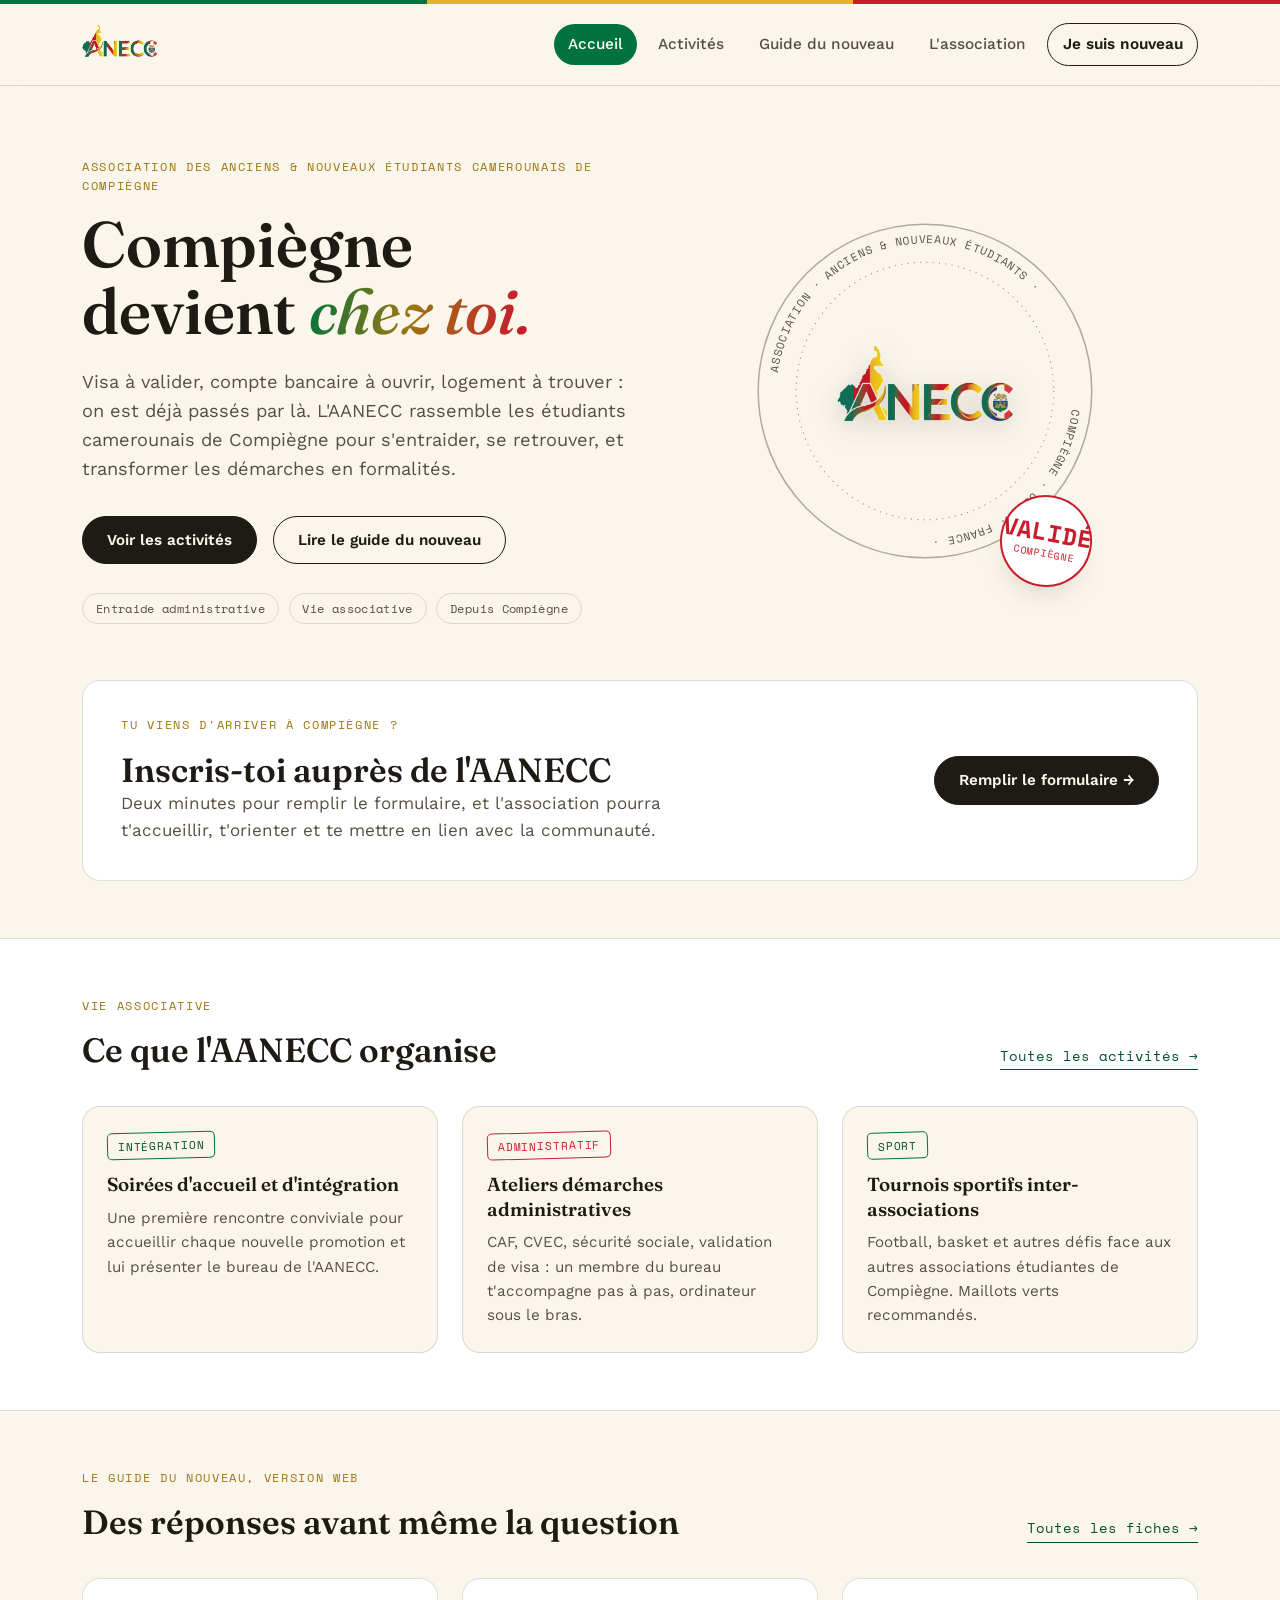
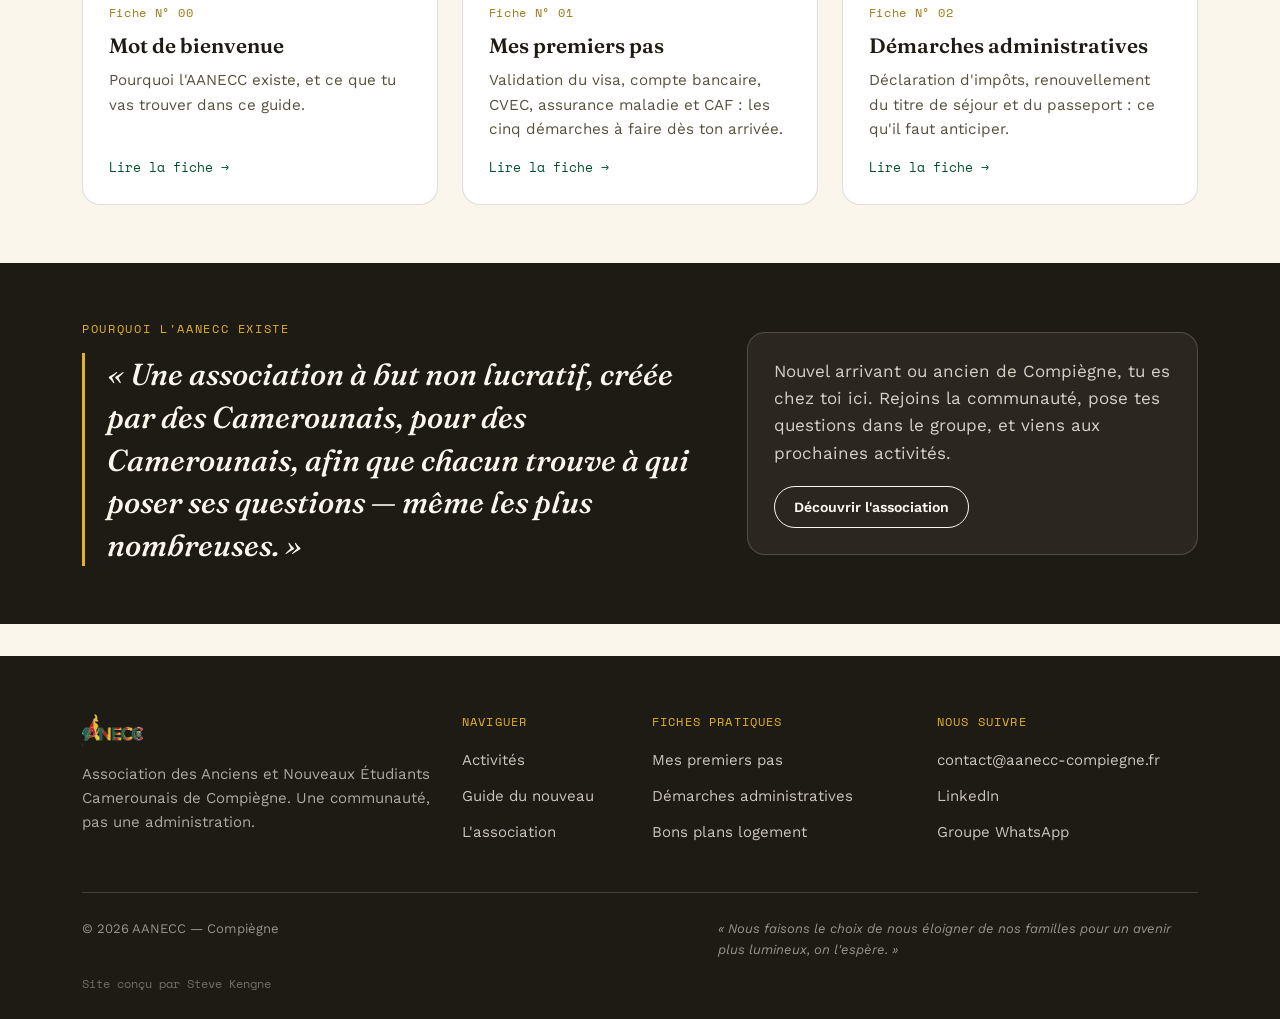
<file: index.html>
<!doctype html>
<html lang="fr">
<head>
  <meta charset="utf-8">
  <meta name="viewport" content="width=device-width, initial-scale=1">
  <title>AANECC — Association des étudiants camerounais de Compiègne</title>
  <meta name="description" content="Association des Anciens et Nouveaux Étudiants Camerounais de Compiègne : activités, guides pratiques et entraide.">

  <!-- Bootstrap (grille & utilitaires) -->
  <link href="https://cdn.jsdelivr.net/npm/bootstrap@5.3.3/dist/css/bootstrap.min.css" rel="stylesheet">

  <!-- Typographies -->
  <link rel="preconnect" href="https://fonts.googleapis.com">
  <link rel="preconnect" href="https://fonts.gstatic.com" crossorigin>
  <link href="https://fonts.googleapis.com/css2?family=Fraunces:ital,opsz,wght@0,9..144,300;0,9..144,500;0,9..144,600;0,9..144,700;1,9..144,500;1,9..144,600&family=Work+Sans:wght@400;500;600;700&family=Space+Mono:wght@400;700&display=swap" rel="stylesheet">

  <link rel="stylesheet" href="static/css/style.css">
  <link rel="icon" type="image/png" href="static/img/logo.png">
</head>
<body>

<div class="flag-rule"></div>

<header class="site-header">
  <div class="container-xl">
    <nav class="navbar navbar-expand-lg site-nav">
      <a class="navbar-brand brand" href="index.html">
        <img src="static/img/logo.png" alt="Logo AANECC" class="brand-logo">
      </a>
      <button class="navbar-toggler" type="button" data-bs-toggle="collapse" data-bs-target="#mainNav" aria-label="Ouvrir le menu">
        <span class="navbar-toggler-icon"></span>
      </button>
      <div class="collapse navbar-collapse" id="mainNav">
        <ul class="navbar-nav ms-auto main-nav-list">
          <li class="nav-item"><a class="nav-link active" href="index.html">Accueil</a></li>
          <li class="nav-item"><a class="nav-link " href="activites/index.html">Activités</a></li>
          <li class="nav-item"><a class="nav-link " href="guides/index.html">Guide du nouveau</a></li>
          <li class="nav-item"><a class="nav-link " href="association/index.html">L'association</a></li>
          <li class="nav-item"><a class="nav-link nav-link--cta" href="https://docs.google.com/forms/d/1rxuqMxWp_iiXDdnEn0DA-PxR_gSc_mfRxU-7AWNsDSs/preview" target="_blank" rel="noopener">Je suis nouveau</a></li>
        </ul>
      </div>
    </nav>
  </div>
</header>

<main>
  

<section class="hero">
  <div class="container-xl">
    <div class="row align-items-center gy-5">
      <div class="col-lg-6">
        <p class="eyebrow">Association des Anciens &amp; Nouveaux Étudiants Camerounais de Compiègne</p>
        <h1 class="hero-title">
          Compiègne devient
          <span class="gradient-word">chez toi.</span>
        </h1>
        <p class="hero-lede">
          Visa à valider, compte bancaire à ouvrir, logement à trouver : on est déjà passés par là.
          L'AANECC rassemble les étudiants camerounais de Compiègne pour s'entraider, se retrouver,
          et transformer les démarches en formalités.
        </p>
        <div class="hero-actions">
          <a href="activites/index.html" class="btn btn-stamp-primary">Voir les activités</a>
          <a href="guides/index.html" class="btn btn-stamp-outline">Lire le guide du nouveau</a>
        </div>
        <ul class="hero-tags">
          <li>Entraide administrative</li>
          <li>Vie associative</li>
          <li>Depuis Compiègne</li>
        </ul>
      </div>

      <div class="col-lg-6">
        <div class="stamp-composition" aria-hidden="true">
          <svg viewBox="0 0 360 360" class="stamp-svg">
            <defs>
              <path id="stampCircleTop" d="M 180,180 m -140,0 a 140,140 0 1,1 280,0" />
              <path id="stampCircleBottom" d="M 180,180 m 140,0 a 140,140 0 1,1 -280,0" />
            </defs>

            <circle cx="180" cy="180" r="158" class="stamp-ring-outer"/>
            <circle cx="180" cy="180" r="122" class="stamp-ring-inner"/>

            <text class="stamp-arc-text">
              <textPath href="#stampCircleTop" startOffset="4%">ASSOCIATION · ANCIENS &amp; NOUVEAUX ÉTUDIANTS ·</textPath>
            </text>
            <text class="stamp-arc-text">
              <textPath href="#stampCircleBottom" startOffset="4%">COMPIÈGNE · OISE · FRANCE ·</textPath>
            </text>
          </svg>
          <img src="static/img/logo.png" alt="Logo AANECC" class="stamp-logo">
          <div class="stamp-badge stamp-badge--float">
            <span class="stamp-badge-line1">VALIDÉ</span>
            <span class="stamp-badge-line2">Compiègne</span>
          </div>
        </div>
      </div>
    </div>
  </div>
</section>

<section class="section section--form-banner">
  <div class="container-xl">
    <div class="form-banner">
      <div>
        <p class="eyebrow">Tu viens d'arriver à Compiègne ?</p>
        <h2 class="section-title">Inscris-toi auprès de l'AANECC</h2>
        <p class="form-banner-text">Deux minutes pour remplir le formulaire, et l'association pourra t'accueillir, t'orienter et te mettre en lien avec la communauté.</p>
      </div>
      <a href="https://docs.google.com/forms/d/1rxuqMxWp_iiXDdnEn0DA-PxR_gSc_mfRxU-7AWNsDSs/preview" target="_blank" rel="noopener" class="btn btn-stamp-primary">Remplir le formulaire →</a>
    </div>
  </div>
</section>

<section class="section section--activites-preview">
  <div class="container-xl">
    <div class="section-head">
      <div>
        <p class="eyebrow">Vie associative</p>
        <h2 class="section-title">Ce que l'AANECC organise</h2>
      </div>
      <a href="activites/index.html" class="link-more">Toutes les activités →</a>
    </div>

    <div class="row g-4">
      
      <div class="col-md-4">
        <article class="card-event">
          <div class="card-event-body">
            <span class="category-stamp cat-green">Intégration</span>
            <h3 class="card-event-title">Soirées d&#39;accueil et d&#39;intégration</h3>
            <p class="card-event-excerpt">Une première rencontre conviviale pour accueillir chaque nouvelle promotion et lui présenter le bureau de l&#39;AANECC.</p>
          </div>
        </article>
      </div>
      
      <div class="col-md-4">
        <article class="card-event">
          <div class="card-event-body">
            <span class="category-stamp cat-red">Administratif</span>
            <h3 class="card-event-title">Ateliers démarches administratives</h3>
            <p class="card-event-excerpt">CAF, CVEC, sécurité sociale, validation de visa : un membre du bureau t&#39;accompagne pas à pas, ordinateur sous le bras.</p>
          </div>
        </article>
      </div>
      
      <div class="col-md-4">
        <article class="card-event">
          <div class="card-event-body">
            <span class="category-stamp cat-green">Sport</span>
            <h3 class="card-event-title">Tournois sportifs inter-associations</h3>
            <p class="card-event-excerpt">Football, basket et autres défis face aux autres associations étudiantes de Compiègne. Maillots verts recommandés.</p>
          </div>
        </article>
      </div>
      
    </div>
  </div>
</section>

<section class="section section--guides-preview">
  <div class="container-xl">
    <div class="section-head">
      <div>
        <p class="eyebrow">Le guide du nouveau, version web</p>
        <h2 class="section-title">Des réponses avant même la question</h2>
      </div>
      <a href="guides/index.html" class="link-more">Toutes les fiches →</a>
    </div>

    <div class="row g-4">
      
      <div class="col-md-4">
        <a href="guides/mot-de-bienvenue/index.html" class="card-guide">
          <span class="card-guide-fiche">Fiche N° 00</span>
          <h3 class="card-guide-title">Mot de bienvenue</h3>
          <p class="card-guide-excerpt">Pourquoi l&#39;AANECC existe, et ce que tu vas trouver dans ce guide.</p>
          <span class="card-guide-link">Lire la fiche →</span>
        </a>
      </div>
      
      <div class="col-md-4">
        <a href="guides/mes-premiers-pas/index.html" class="card-guide">
          <span class="card-guide-fiche">Fiche N° 01</span>
          <h3 class="card-guide-title">Mes premiers pas</h3>
          <p class="card-guide-excerpt">Validation du visa, compte bancaire, CVEC, assurance maladie et CAF : les cinq démarches à faire dès ton arrivée.</p>
          <span class="card-guide-link">Lire la fiche →</span>
        </a>
      </div>
      
      <div class="col-md-4">
        <a href="guides/demarches-administratives/index.html" class="card-guide">
          <span class="card-guide-fiche">Fiche N° 02</span>
          <h3 class="card-guide-title">Démarches administratives</h3>
          <p class="card-guide-excerpt">Déclaration d&#39;impôts, renouvellement du titre de séjour et du passeport : ce qu&#39;il faut anticiper.</p>
          <span class="card-guide-link">Lire la fiche →</span>
        </a>
      </div>
      
    </div>
  </div>
</section>

<section class="section section--mission">
  <div class="container-xl">
    <div class="row align-items-center gy-4">
      <div class="col-lg-7">
        <p class="eyebrow">Pourquoi l'AANECC existe</p>
        <blockquote class="mission-quote">
          « Une association à but non lucratif, créée par des Camerounais, pour des Camerounais,
          afin que chacun trouve à qui poser ses questions — même les plus nombreuses. »
        </blockquote>
      </div>
      <div class="col-lg-5">
        <div class="mission-card">
          <p>Nouvel arrivant ou ancien de Compiègne, tu es chez toi ici. Rejoins la communauté,
          pose tes questions dans le groupe, et viens aux prochaines activités.</p>
          <a href="association/index.html" class="btn btn-stamp-outline btn-sm-stamp">Découvrir l'association</a>
        </div>
      </div>
    </div>
  </div>
</section>


</main>

<footer class="site-footer">
  <div class="container-xl">
    <div class="row gy-4">
      <div class="col-lg-4">
        <div class="brand footer-brand">
          <img src="static/img/logo.png" alt="Logo AANECC" class="brand-logo brand-logo--footer">
        </div>
        <p class="footer-tagline">Association des Anciens et Nouveaux Étudiants Camerounais de Compiègne. Une communauté, pas une administration.</p>
      </div>
      <div class="col-6 col-lg-2">
        <div class="footer-heading">Naviguer</div>
        <ul class="footer-links">
          <li><a href="activites/index.html">Activités</a></li>
          <li><a href="guides/index.html">Guide du nouveau</a></li>
          <li><a href="association/index.html">L'association</a></li>
        </ul>
      </div>
      <div class="col-6 col-lg-3">
        <div class="footer-heading">Fiches pratiques</div>
        <ul class="footer-links">
          <li><a href="guides/mes-premiers-pas/index.html">Mes premiers pas</a></li>
          <li><a href="guides/demarches-administratives/index.html">Démarches administratives</a></li>
          <li><a href="guides/bons-plans-logement/index.html">Bons plans logement</a></li>
        </ul>
      </div>
      <div class="col-lg-3">
        <div class="footer-heading">Nous suivre</div>
        <ul class="footer-links">
          <li><a href="mailto:contact@aanecc-compiegne.fr">contact@aanecc-compiegne.fr</a></li>
          <li><a href="https://www.linkedin.com/company/association-anecc" target="_blank" rel="noopener">LinkedIn</a></li>
          <li><a href="#" target="_blank" rel="noopener">Groupe WhatsApp</a></li>
        </ul>
      </div>
    </div>
    <div class="footer-bottom">
      <span>© 2026 AANECC — Compiègne</span>
      <span class="footer-motto">« Nous faisons le choix de nous éloigner de nos familles pour un avenir plus lumineux, on l'espère. »</span>
    </div>
    <div class="footer-credit">Site conçu par Steve Kengne</div>
  </div>
</footer>

<script src="https://cdn.jsdelivr.net/npm/bootstrap@5.3.3/dist/js/bootstrap.bundle.min.js"></script>
<script src="static/js/main.js"></script>
</body>
</html>
</file>
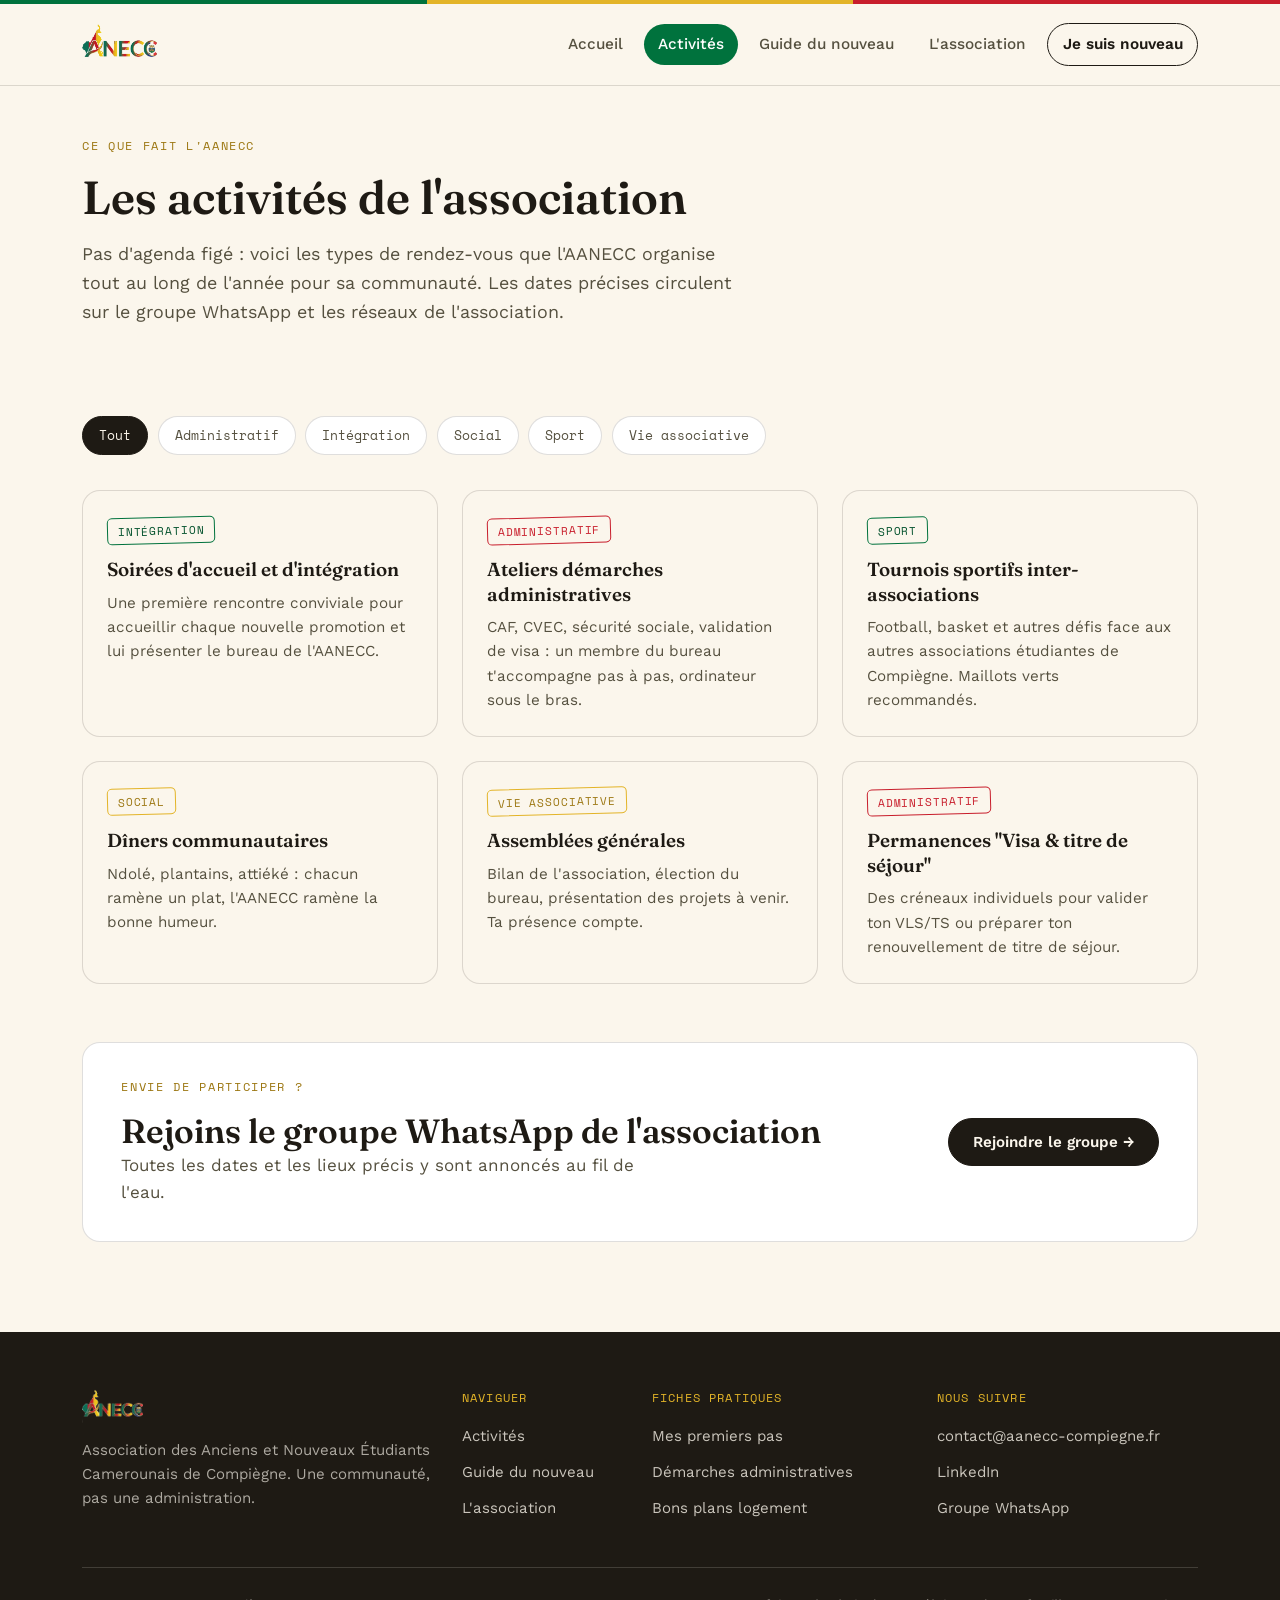
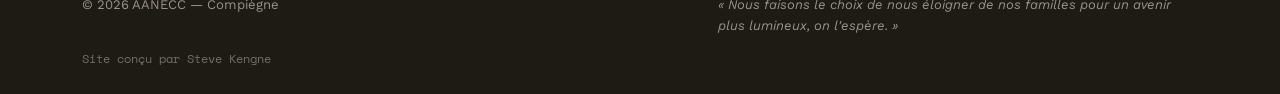
<file: activites/index.html>
<!doctype html>
<html lang="fr">
<head>
  <meta charset="utf-8">
  <meta name="viewport" content="width=device-width, initial-scale=1">
  <title>Activités — AANECC</title>
  <meta name="description" content="Association des Anciens et Nouveaux Étudiants Camerounais de Compiègne : activités, guides pratiques et entraide.">

  <!-- Bootstrap (grille & utilitaires) -->
  <link href="https://cdn.jsdelivr.net/npm/bootstrap@5.3.3/dist/css/bootstrap.min.css" rel="stylesheet">

  <!-- Typographies -->
  <link rel="preconnect" href="https://fonts.googleapis.com">
  <link rel="preconnect" href="https://fonts.gstatic.com" crossorigin>
  <link href="https://fonts.googleapis.com/css2?family=Fraunces:ital,opsz,wght@0,9..144,300;0,9..144,500;0,9..144,600;0,9..144,700;1,9..144,500;1,9..144,600&family=Work+Sans:wght@400;500;600;700&family=Space+Mono:wght@400;700&display=swap" rel="stylesheet">

  <link rel="stylesheet" href="../static/css/style.css">
  <link rel="icon" type="image/png" href="../static/img/logo.png">
</head>
<body>

<div class="flag-rule"></div>

<header class="site-header">
  <div class="container-xl">
    <nav class="navbar navbar-expand-lg site-nav">
      <a class="navbar-brand brand" href="../index.html">
        <img src="../static/img/logo.png" alt="Logo AANECC" class="brand-logo">
      </a>
      <button class="navbar-toggler" type="button" data-bs-toggle="collapse" data-bs-target="#mainNav" aria-label="Ouvrir le menu">
        <span class="navbar-toggler-icon"></span>
      </button>
      <div class="collapse navbar-collapse" id="mainNav">
        <ul class="navbar-nav ms-auto main-nav-list">
          <li class="nav-item"><a class="nav-link " href="../index.html">Accueil</a></li>
          <li class="nav-item"><a class="nav-link active" href="index.html">Activités</a></li>
          <li class="nav-item"><a class="nav-link " href="../guides/index.html">Guide du nouveau</a></li>
          <li class="nav-item"><a class="nav-link " href="../association/index.html">L'association</a></li>
          <li class="nav-item"><a class="nav-link nav-link--cta" href="https://docs.google.com/forms/d/1rxuqMxWp_iiXDdnEn0DA-PxR_gSc_mfRxU-7AWNsDSs/preview" target="_blank" rel="noopener">Je suis nouveau</a></li>
        </ul>
      </div>
    </nav>
  </div>
</header>

<main>
  
<section class="page-hero">
  <div class="container-xl">
    <p class="eyebrow">Ce que fait l'AANECC</p>
    <h1 class="page-title">Les activités de l'association</h1>
    <p class="page-lede">Pas d'agenda figé : voici les types de rendez-vous que l'AANECC organise
    tout au long de l'année pour sa communauté. Les dates précises circulent sur le groupe WhatsApp
    et les réseaux de l'association.</p>
  </div>
</section>

<section class="section">
  <div class="container-xl">
    <div class="filter-bar" role="tablist" aria-label="Filtrer les activités par catégorie">
      <button class="filter-chip is-active" data-filter="all" type="button">Tout</button>
      
      <button class="filter-chip" data-filter="Administratif" type="button">Administratif</button>
      
      <button class="filter-chip" data-filter="Intégration" type="button">Intégration</button>
      
      <button class="filter-chip" data-filter="Social" type="button">Social</button>
      
      <button class="filter-chip" data-filter="Sport" type="button">Sport</button>
      
      <button class="filter-chip" data-filter="Vie associative" type="button">Vie associative</button>
      
    </div>

    <div class="row g-4 activites-grid">
      
      <div class="col-md-6 col-lg-4 activite-item" data-category="Intégration">
        <article class="card-event card-event--tall">
          <div class="card-event-body">
            <span class="category-stamp cat-green">Intégration</span>
            <h2 class="card-event-title">Soirées d&#39;accueil et d&#39;intégration</h2>
            <p class="card-event-excerpt">Une première rencontre conviviale pour accueillir chaque nouvelle promotion et lui présenter le bureau de l&#39;AANECC.</p>
          </div>
        </article>
      </div>
      
      <div class="col-md-6 col-lg-4 activite-item" data-category="Administratif">
        <article class="card-event card-event--tall">
          <div class="card-event-body">
            <span class="category-stamp cat-red">Administratif</span>
            <h2 class="card-event-title">Ateliers démarches administratives</h2>
            <p class="card-event-excerpt">CAF, CVEC, sécurité sociale, validation de visa : un membre du bureau t&#39;accompagne pas à pas, ordinateur sous le bras.</p>
          </div>
        </article>
      </div>
      
      <div class="col-md-6 col-lg-4 activite-item" data-category="Sport">
        <article class="card-event card-event--tall">
          <div class="card-event-body">
            <span class="category-stamp cat-green">Sport</span>
            <h2 class="card-event-title">Tournois sportifs inter-associations</h2>
            <p class="card-event-excerpt">Football, basket et autres défis face aux autres associations étudiantes de Compiègne. Maillots verts recommandés.</p>
          </div>
        </article>
      </div>
      
      <div class="col-md-6 col-lg-4 activite-item" data-category="Social">
        <article class="card-event card-event--tall">
          <div class="card-event-body">
            <span class="category-stamp cat-gold">Social</span>
            <h2 class="card-event-title">Dîners communautaires</h2>
            <p class="card-event-excerpt">Ndolé, plantains, attiéké : chacun ramène un plat, l&#39;AANECC ramène la bonne humeur.</p>
          </div>
        </article>
      </div>
      
      <div class="col-md-6 col-lg-4 activite-item" data-category="Vie associative">
        <article class="card-event card-event--tall">
          <div class="card-event-body">
            <span class="category-stamp cat-gold">Vie associative</span>
            <h2 class="card-event-title">Assemblées générales</h2>
            <p class="card-event-excerpt">Bilan de l&#39;association, élection du bureau, présentation des projets à venir. Ta présence compte.</p>
          </div>
        </article>
      </div>
      
      <div class="col-md-6 col-lg-4 activite-item" data-category="Administratif">
        <article class="card-event card-event--tall">
          <div class="card-event-body">
            <span class="category-stamp cat-red">Administratif</span>
            <h2 class="card-event-title">Permanences &#34;Visa &amp; titre de séjour&#34;</h2>
            <p class="card-event-excerpt">Des créneaux individuels pour valider ton VLS/TS ou préparer ton renouvellement de titre de séjour.</p>
          </div>
        </article>
      </div>
      
    </div>
  </div>
</section>

<section class="section section--form-banner">
  <div class="container-xl">
    <div class="form-banner">
      <div>
        <p class="eyebrow">Envie de participer ?</p>
        <h2 class="section-title">Rejoins le groupe WhatsApp de l'association</h2>
        <p class="form-banner-text">Toutes les dates et les lieux précis y sont annoncés au fil de l'eau.</p>
      </div>
      <a href="#" target="_blank" rel="noopener" class="btn btn-stamp-primary">Rejoindre le groupe →</a>
    </div>
  </div>
</section>

</main>

<footer class="site-footer">
  <div class="container-xl">
    <div class="row gy-4">
      <div class="col-lg-4">
        <div class="brand footer-brand">
          <img src="../static/img/logo.png" alt="Logo AANECC" class="brand-logo brand-logo--footer">
        </div>
        <p class="footer-tagline">Association des Anciens et Nouveaux Étudiants Camerounais de Compiègne. Une communauté, pas une administration.</p>
      </div>
      <div class="col-6 col-lg-2">
        <div class="footer-heading">Naviguer</div>
        <ul class="footer-links">
          <li><a href="index.html">Activités</a></li>
          <li><a href="../guides/index.html">Guide du nouveau</a></li>
          <li><a href="../association/index.html">L'association</a></li>
        </ul>
      </div>
      <div class="col-6 col-lg-3">
        <div class="footer-heading">Fiches pratiques</div>
        <ul class="footer-links">
          <li><a href="../guides/mes-premiers-pas/index.html">Mes premiers pas</a></li>
          <li><a href="../guides/demarches-administratives/index.html">Démarches administratives</a></li>
          <li><a href="../guides/bons-plans-logement/index.html">Bons plans logement</a></li>
        </ul>
      </div>
      <div class="col-lg-3">
        <div class="footer-heading">Nous suivre</div>
        <ul class="footer-links">
          <li><a href="mailto:contact@aanecc-compiegne.fr">contact@aanecc-compiegne.fr</a></li>
          <li><a href="https://www.linkedin.com/company/association-anecc" target="_blank" rel="noopener">LinkedIn</a></li>
          <li><a href="#" target="_blank" rel="noopener">Groupe WhatsApp</a></li>
        </ul>
      </div>
    </div>
    <div class="footer-bottom">
      <span>© 2026 AANECC — Compiègne</span>
      <span class="footer-motto">« Nous faisons le choix de nous éloigner de nos familles pour un avenir plus lumineux, on l'espère. »</span>
    </div>
    <div class="footer-credit">Site conçu par Steve Kengne</div>
  </div>
</footer>

<script src="https://cdn.jsdelivr.net/npm/bootstrap@5.3.3/dist/js/bootstrap.bundle.min.js"></script>
<script src="../static/js/main.js"></script>
</body>
</html>
</file>
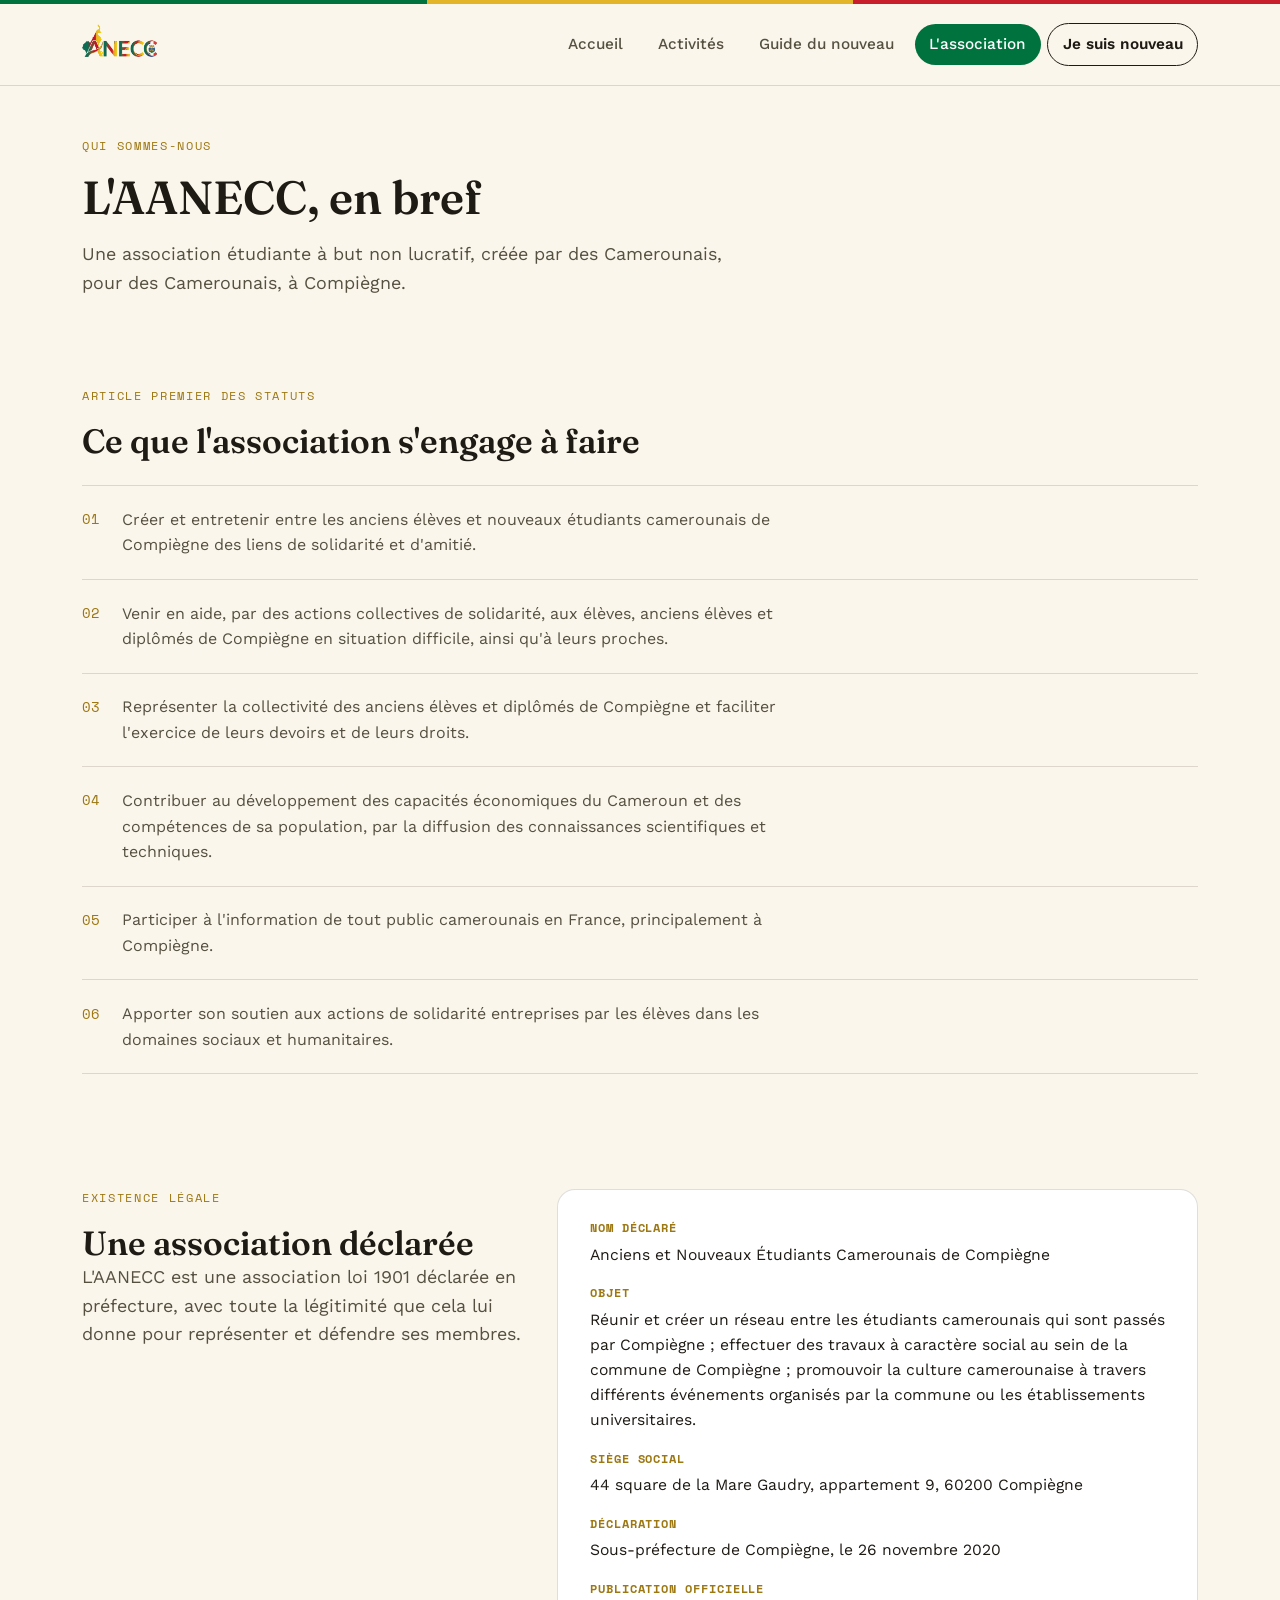
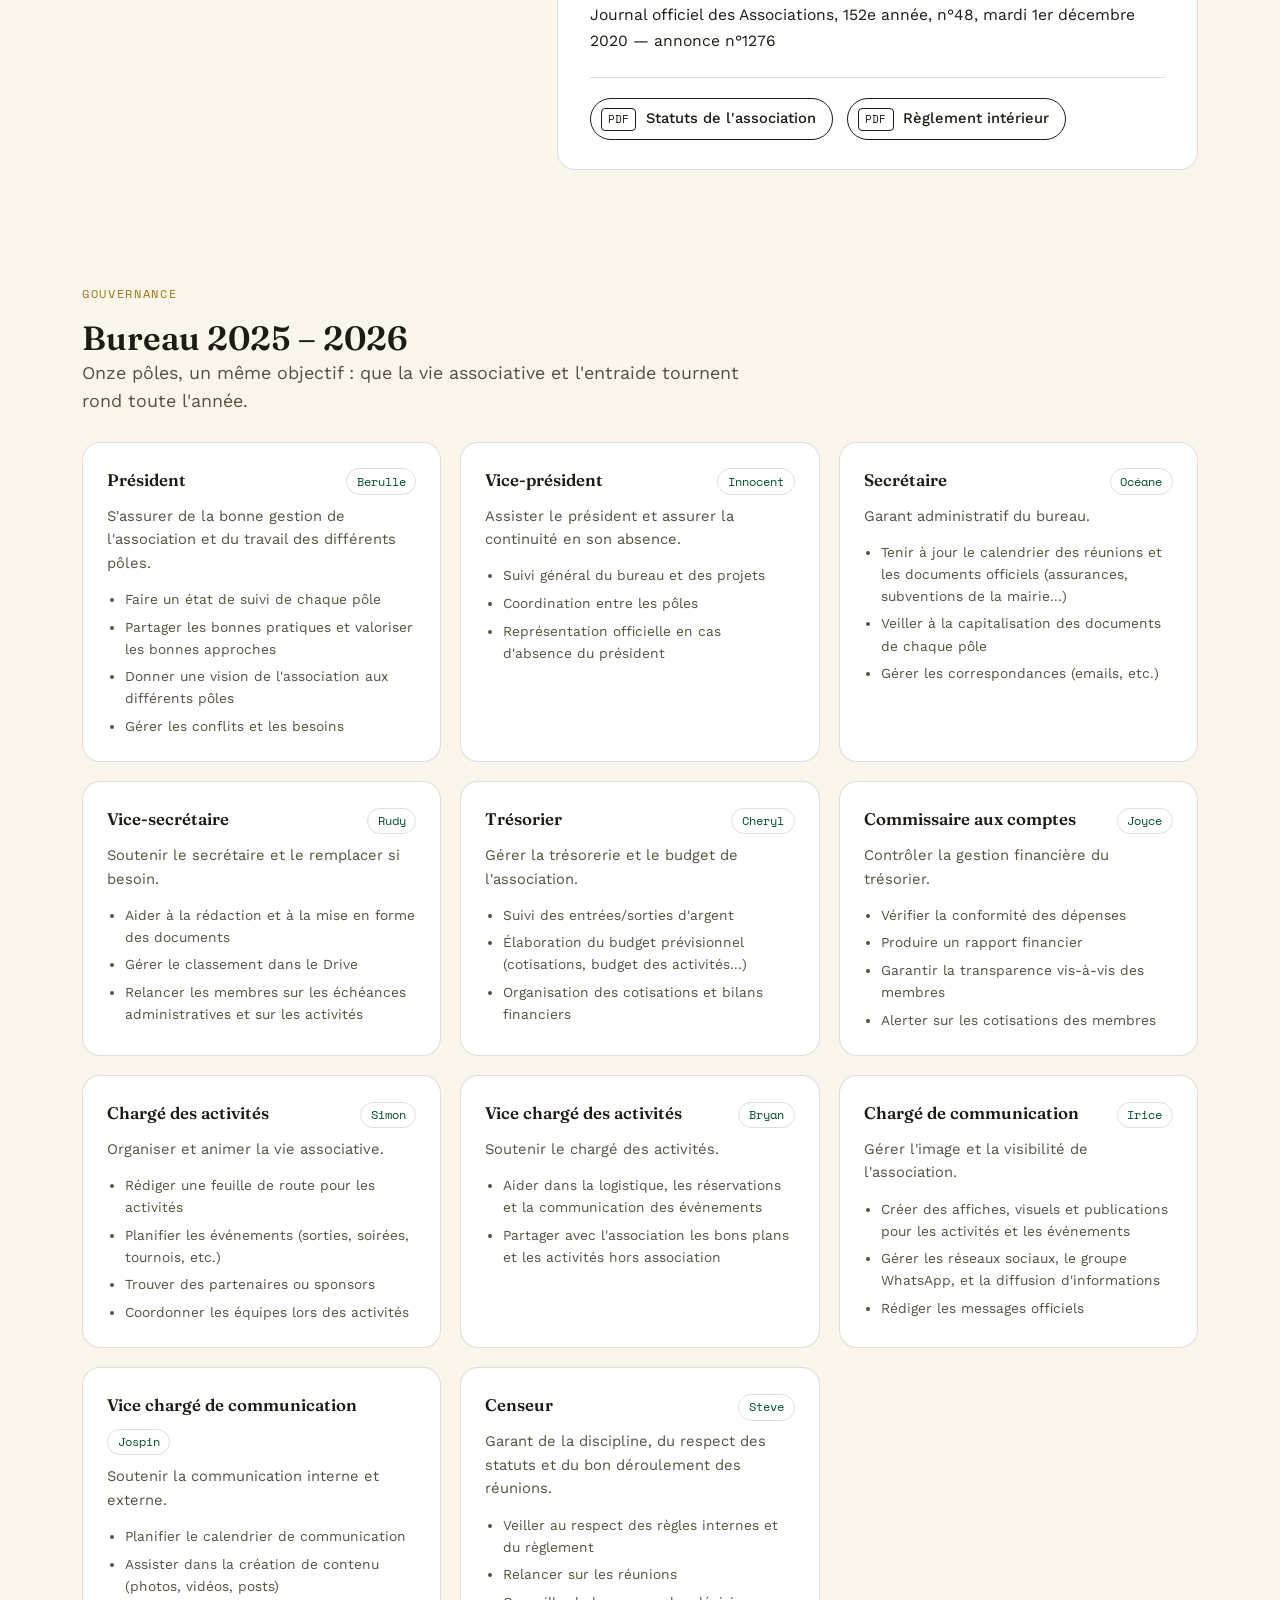
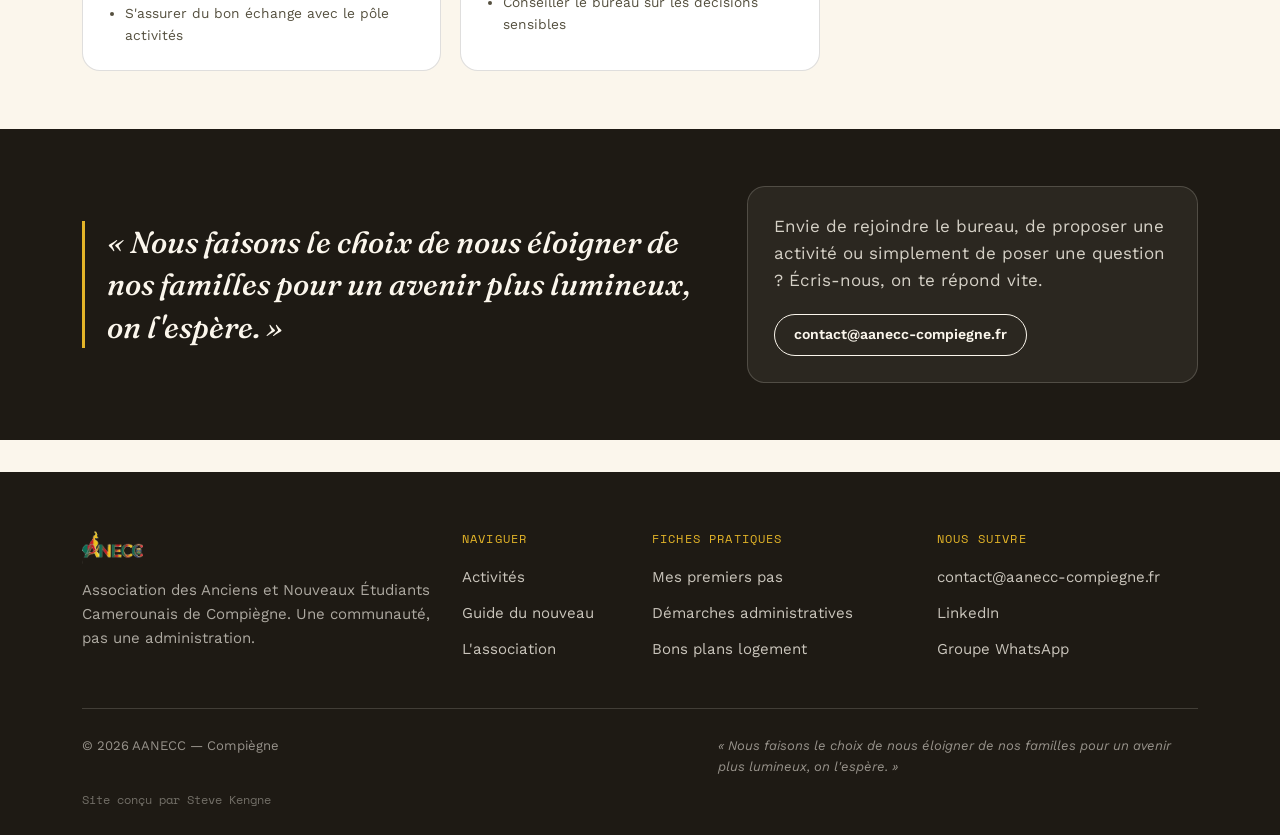
<file: association/index.html>
<!doctype html>
<html lang="fr">
<head>
  <meta charset="utf-8">
  <meta name="viewport" content="width=device-width, initial-scale=1">
  <title>L'association — AANECC</title>
  <meta name="description" content="Association des Anciens et Nouveaux Étudiants Camerounais de Compiègne : activités, guides pratiques et entraide.">

  <!-- Bootstrap (grille & utilitaires) -->
  <link href="https://cdn.jsdelivr.net/npm/bootstrap@5.3.3/dist/css/bootstrap.min.css" rel="stylesheet">

  <!-- Typographies -->
  <link rel="preconnect" href="https://fonts.googleapis.com">
  <link rel="preconnect" href="https://fonts.gstatic.com" crossorigin>
  <link href="https://fonts.googleapis.com/css2?family=Fraunces:ital,opsz,wght@0,9..144,300;0,9..144,500;0,9..144,600;0,9..144,700;1,9..144,500;1,9..144,600&family=Work+Sans:wght@400;500;600;700&family=Space+Mono:wght@400;700&display=swap" rel="stylesheet">

  <link rel="stylesheet" href="../static/css/style.css">
  <link rel="icon" type="image/png" href="../static/img/logo.png">
</head>
<body>

<div class="flag-rule"></div>

<header class="site-header">
  <div class="container-xl">
    <nav class="navbar navbar-expand-lg site-nav">
      <a class="navbar-brand brand" href="../index.html">
        <img src="../static/img/logo.png" alt="Logo AANECC" class="brand-logo">
      </a>
      <button class="navbar-toggler" type="button" data-bs-toggle="collapse" data-bs-target="#mainNav" aria-label="Ouvrir le menu">
        <span class="navbar-toggler-icon"></span>
      </button>
      <div class="collapse navbar-collapse" id="mainNav">
        <ul class="navbar-nav ms-auto main-nav-list">
          <li class="nav-item"><a class="nav-link " href="../index.html">Accueil</a></li>
          <li class="nav-item"><a class="nav-link " href="../activites/index.html">Activités</a></li>
          <li class="nav-item"><a class="nav-link " href="../guides/index.html">Guide du nouveau</a></li>
          <li class="nav-item"><a class="nav-link active" href="index.html">L'association</a></li>
          <li class="nav-item"><a class="nav-link nav-link--cta" href="https://docs.google.com/forms/d/1rxuqMxWp_iiXDdnEn0DA-PxR_gSc_mfRxU-7AWNsDSs/preview" target="_blank" rel="noopener">Je suis nouveau</a></li>
        </ul>
      </div>
    </nav>
  </div>
</header>

<main>
  
<section class="page-hero">
  <div class="container-xl">
    <p class="eyebrow">Qui sommes-nous</p>
    <h1 class="page-title">L'AANECC, en bref</h1>
    <p class="page-lede">Une association étudiante à but non lucratif, créée par des Camerounais,
    pour des Camerounais, à Compiègne.</p>
  </div>
</section>

<section class="section">
  <div class="container-xl">
    <p class="eyebrow">Article premier des statuts</p>
    <h2 class="section-title mb-4">Ce que l'association s'engage à faire</h2>
    <div class="missions-list">
      
      <div class="mission-item">
        <span class="mission-index">01</span>
        <p>Créer et entretenir entre les anciens élèves et nouveaux étudiants camerounais de Compiègne des liens de solidarité et d&#39;amitié.</p>
      </div>
      
      <div class="mission-item">
        <span class="mission-index">02</span>
        <p>Venir en aide, par des actions collectives de solidarité, aux élèves, anciens élèves et diplômés de Compiègne en situation difficile, ainsi qu&#39;à leurs proches.</p>
      </div>
      
      <div class="mission-item">
        <span class="mission-index">03</span>
        <p>Représenter la collectivité des anciens élèves et diplômés de Compiègne et faciliter l&#39;exercice de leurs devoirs et de leurs droits.</p>
      </div>
      
      <div class="mission-item">
        <span class="mission-index">04</span>
        <p>Contribuer au développement des capacités économiques du Cameroun et des compétences de sa population, par la diffusion des connaissances scientifiques et techniques.</p>
      </div>
      
      <div class="mission-item">
        <span class="mission-index">05</span>
        <p>Participer à l&#39;information de tout public camerounais en France, principalement à Compiègne.</p>
      </div>
      
      <div class="mission-item">
        <span class="mission-index">06</span>
        <p>Apporter son soutien aux actions de solidarité entreprises par les élèves dans les domaines sociaux et humanitaires.</p>
      </div>
      
    </div>
  </div>
</section>

<section class="section section--legal">
  <div class="container-xl">
    <div class="row gy-4">
      <div class="col-lg-5">
        <p class="eyebrow">Existence légale</p>
        <h2 class="section-title">Une association déclarée</h2>
        <p class="page-lede">L'AANECC est une association loi 1901 déclarée en préfecture, avec
        toute la légitimité que cela lui donne pour représenter et défendre ses membres.</p>
      </div>
      <div class="col-lg-7">
        <div class="legal-card">
          <dl class="legal-list">
            <div>
              <dt>Nom déclaré</dt>
              <dd>Anciens et Nouveaux Étudiants Camerounais de Compiègne</dd>
            </div>
            <div>
              <dt>Objet</dt>
              <dd>Réunir et créer un réseau entre les étudiants camerounais qui sont passés par Compiègne ; effectuer des travaux à caractère social au sein de la commune de Compiègne ; promouvoir la culture camerounaise à travers différents événements organisés par la commune ou les établissements universitaires.</dd>
            </div>
            <div>
              <dt>Siège social</dt>
              <dd>44 square de la Mare Gaudry, appartement 9, 60200 Compiègne</dd>
            </div>
            <div>
              <dt>Déclaration</dt>
              <dd>Sous-préfecture de Compiègne, le 26 novembre 2020</dd>
            </div>
            <div>
              <dt>Publication officielle</dt>
              <dd>Journal officiel des Associations, 152e année, n°48, mardi 1er décembre 2020 — annonce n°1276</dd>
            </div>
          </dl>
          <div class="legal-docs">
            <a href="../static/docs/aanecc-statuts.pdf" target="_blank" class="doc-link">
              <span class="doc-link-label">PDF</span>
              <span class="doc-link-title">Statuts de l'association</span>
            </a>
            <a href="../static/docs/aanecc-reglement-interieur.pdf" target="_blank" class="doc-link">
              <span class="doc-link-label">PDF</span>
              <span class="doc-link-title">Règlement intérieur</span>
            </a>
          </div>
        </div>
      </div>
    </div>
  </div>
</section>

<section class="section section--bureau">
  <div class="container-xl">
    <p class="eyebrow">Gouvernance</p>
    <h2 class="section-title">Bureau 2025 – 2026</h2>
    <p class="page-lede mb-4">Onze pôles, un même objectif : que la vie associative et l'entraide
    tournent rond toute l'année.</p>

    <div class="bureau-grid">
      
      <div class="bureau-card">
        <div class="bureau-card-head">
          <span class="bureau-role">Président</span>
          <span class="bureau-name">Berulle</span>
        </div>
        <p class="bureau-mission">S&#39;assurer de la bonne gestion de l&#39;association et du travail des différents pôles.</p>
        <ul class="bureau-actions">
          
          <li>Faire un état de suivi de chaque pôle</li>
          
          <li>Partager les bonnes pratiques et valoriser les bonnes approches</li>
          
          <li>Donner une vision de l&#39;association aux différents pôles</li>
          
          <li>Gérer les conflits et les besoins</li>
          
        </ul>
      </div>
      
      <div class="bureau-card">
        <div class="bureau-card-head">
          <span class="bureau-role">Vice-président</span>
          <span class="bureau-name">Innocent</span>
        </div>
        <p class="bureau-mission">Assister le président et assurer la continuité en son absence.</p>
        <ul class="bureau-actions">
          
          <li>Suivi général du bureau et des projets</li>
          
          <li>Coordination entre les pôles</li>
          
          <li>Représentation officielle en cas d&#39;absence du président</li>
          
        </ul>
      </div>
      
      <div class="bureau-card">
        <div class="bureau-card-head">
          <span class="bureau-role">Secrétaire</span>
          <span class="bureau-name">Océane</span>
        </div>
        <p class="bureau-mission">Garant administratif du bureau.</p>
        <ul class="bureau-actions">
          
          <li>Tenir à jour le calendrier des réunions et les documents officiels (assurances, subventions de la mairie...)</li>
          
          <li>Veiller à la capitalisation des documents de chaque pôle</li>
          
          <li>Gérer les correspondances (emails, etc.)</li>
          
        </ul>
      </div>
      
      <div class="bureau-card">
        <div class="bureau-card-head">
          <span class="bureau-role">Vice-secrétaire</span>
          <span class="bureau-name">Rudy</span>
        </div>
        <p class="bureau-mission">Soutenir le secrétaire et le remplacer si besoin.</p>
        <ul class="bureau-actions">
          
          <li>Aider à la rédaction et à la mise en forme des documents</li>
          
          <li>Gérer le classement dans le Drive</li>
          
          <li>Relancer les membres sur les échéances administratives et sur les activités</li>
          
        </ul>
      </div>
      
      <div class="bureau-card">
        <div class="bureau-card-head">
          <span class="bureau-role">Trésorier</span>
          <span class="bureau-name">Cheryl</span>
        </div>
        <p class="bureau-mission">Gérer la trésorerie et le budget de l&#39;association.</p>
        <ul class="bureau-actions">
          
          <li>Suivi des entrées/sorties d&#39;argent</li>
          
          <li>Élaboration du budget prévisionnel (cotisations, budget des activités...)</li>
          
          <li>Organisation des cotisations et bilans financiers</li>
          
        </ul>
      </div>
      
      <div class="bureau-card">
        <div class="bureau-card-head">
          <span class="bureau-role">Commissaire aux comptes</span>
          <span class="bureau-name">Joyce</span>
        </div>
        <p class="bureau-mission">Contrôler la gestion financière du trésorier.</p>
        <ul class="bureau-actions">
          
          <li>Vérifier la conformité des dépenses</li>
          
          <li>Produire un rapport financier</li>
          
          <li>Garantir la transparence vis-à-vis des membres</li>
          
          <li>Alerter sur les cotisations des membres</li>
          
        </ul>
      </div>
      
      <div class="bureau-card">
        <div class="bureau-card-head">
          <span class="bureau-role">Chargé des activités</span>
          <span class="bureau-name">Simon</span>
        </div>
        <p class="bureau-mission">Organiser et animer la vie associative.</p>
        <ul class="bureau-actions">
          
          <li>Rédiger une feuille de route pour les activités</li>
          
          <li>Planifier les événements (sorties, soirées, tournois, etc.)</li>
          
          <li>Trouver des partenaires ou sponsors</li>
          
          <li>Coordonner les équipes lors des activités</li>
          
        </ul>
      </div>
      
      <div class="bureau-card">
        <div class="bureau-card-head">
          <span class="bureau-role">Vice chargé des activités</span>
          <span class="bureau-name">Bryan</span>
        </div>
        <p class="bureau-mission">Soutenir le chargé des activités.</p>
        <ul class="bureau-actions">
          
          <li>Aider dans la logistique, les réservations et la communication des événements</li>
          
          <li>Partager avec l&#39;association les bons plans et les activités hors association</li>
          
        </ul>
      </div>
      
      <div class="bureau-card">
        <div class="bureau-card-head">
          <span class="bureau-role">Chargé de communication</span>
          <span class="bureau-name">Irice</span>
        </div>
        <p class="bureau-mission">Gérer l&#39;image et la visibilité de l&#39;association.</p>
        <ul class="bureau-actions">
          
          <li>Créer des affiches, visuels et publications pour les activités et les événements</li>
          
          <li>Gérer les réseaux sociaux, le groupe WhatsApp, et la diffusion d&#39;informations</li>
          
          <li>Rédiger les messages officiels</li>
          
        </ul>
      </div>
      
      <div class="bureau-card">
        <div class="bureau-card-head">
          <span class="bureau-role">Vice chargé de communication</span>
          <span class="bureau-name">Jospin</span>
        </div>
        <p class="bureau-mission">Soutenir la communication interne et externe.</p>
        <ul class="bureau-actions">
          
          <li>Planifier le calendrier de communication</li>
          
          <li>Assister dans la création de contenu (photos, vidéos, posts)</li>
          
          <li>S&#39;assurer du bon échange avec le pôle activités</li>
          
        </ul>
      </div>
      
      <div class="bureau-card">
        <div class="bureau-card-head">
          <span class="bureau-role">Censeur</span>
          <span class="bureau-name">Steve</span>
        </div>
        <p class="bureau-mission">Garant de la discipline, du respect des statuts et du bon déroulement des réunions.</p>
        <ul class="bureau-actions">
          
          <li>Veiller au respect des règles internes et du règlement</li>
          
          <li>Relancer sur les réunions</li>
          
          <li>Conseiller le bureau sur les décisions sensibles</li>
          
        </ul>
      </div>
      
    </div>
  </div>
</section>

<section class="section section--mission">
  <div class="container-xl">
    <div class="row align-items-center gy-4">
      <div class="col-lg-7">
        <blockquote class="mission-quote">
          « Nous faisons le choix de nous éloigner de nos familles pour un avenir plus lumineux,
          on l'espère. »
        </blockquote>
      </div>
      <div class="col-lg-5">
        <div class="mission-card">
          <p>Envie de rejoindre le bureau, de proposer une activité ou simplement de poser une
          question ? Écris-nous, on te répond vite.</p>
          <a href="mailto:contact@aanecc-compiegne.fr" class="btn btn-stamp-outline btn-sm-stamp">contact@aanecc-compiegne.fr</a>
        </div>
      </div>
    </div>
  </div>
</section>

</main>

<footer class="site-footer">
  <div class="container-xl">
    <div class="row gy-4">
      <div class="col-lg-4">
        <div class="brand footer-brand">
          <img src="../static/img/logo.png" alt="Logo AANECC" class="brand-logo brand-logo--footer">
        </div>
        <p class="footer-tagline">Association des Anciens et Nouveaux Étudiants Camerounais de Compiègne. Une communauté, pas une administration.</p>
      </div>
      <div class="col-6 col-lg-2">
        <div class="footer-heading">Naviguer</div>
        <ul class="footer-links">
          <li><a href="../activites/index.html">Activités</a></li>
          <li><a href="../guides/index.html">Guide du nouveau</a></li>
          <li><a href="index.html">L'association</a></li>
        </ul>
      </div>
      <div class="col-6 col-lg-3">
        <div class="footer-heading">Fiches pratiques</div>
        <ul class="footer-links">
          <li><a href="../guides/mes-premiers-pas/index.html">Mes premiers pas</a></li>
          <li><a href="../guides/demarches-administratives/index.html">Démarches administratives</a></li>
          <li><a href="../guides/bons-plans-logement/index.html">Bons plans logement</a></li>
        </ul>
      </div>
      <div class="col-lg-3">
        <div class="footer-heading">Nous suivre</div>
        <ul class="footer-links">
          <li><a href="mailto:contact@aanecc-compiegne.fr">contact@aanecc-compiegne.fr</a></li>
          <li><a href="https://www.linkedin.com/company/association-anecc" target="_blank" rel="noopener">LinkedIn</a></li>
          <li><a href="#" target="_blank" rel="noopener">Groupe WhatsApp</a></li>
        </ul>
      </div>
    </div>
    <div class="footer-bottom">
      <span>© 2026 AANECC — Compiègne</span>
      <span class="footer-motto">« Nous faisons le choix de nous éloigner de nos familles pour un avenir plus lumineux, on l'espère. »</span>
    </div>
    <div class="footer-credit">Site conçu par Steve Kengne</div>
  </div>
</footer>

<script src="https://cdn.jsdelivr.net/npm/bootstrap@5.3.3/dist/js/bootstrap.bundle.min.js"></script>
<script src="../static/js/main.js"></script>
</body>
</html>
</file>
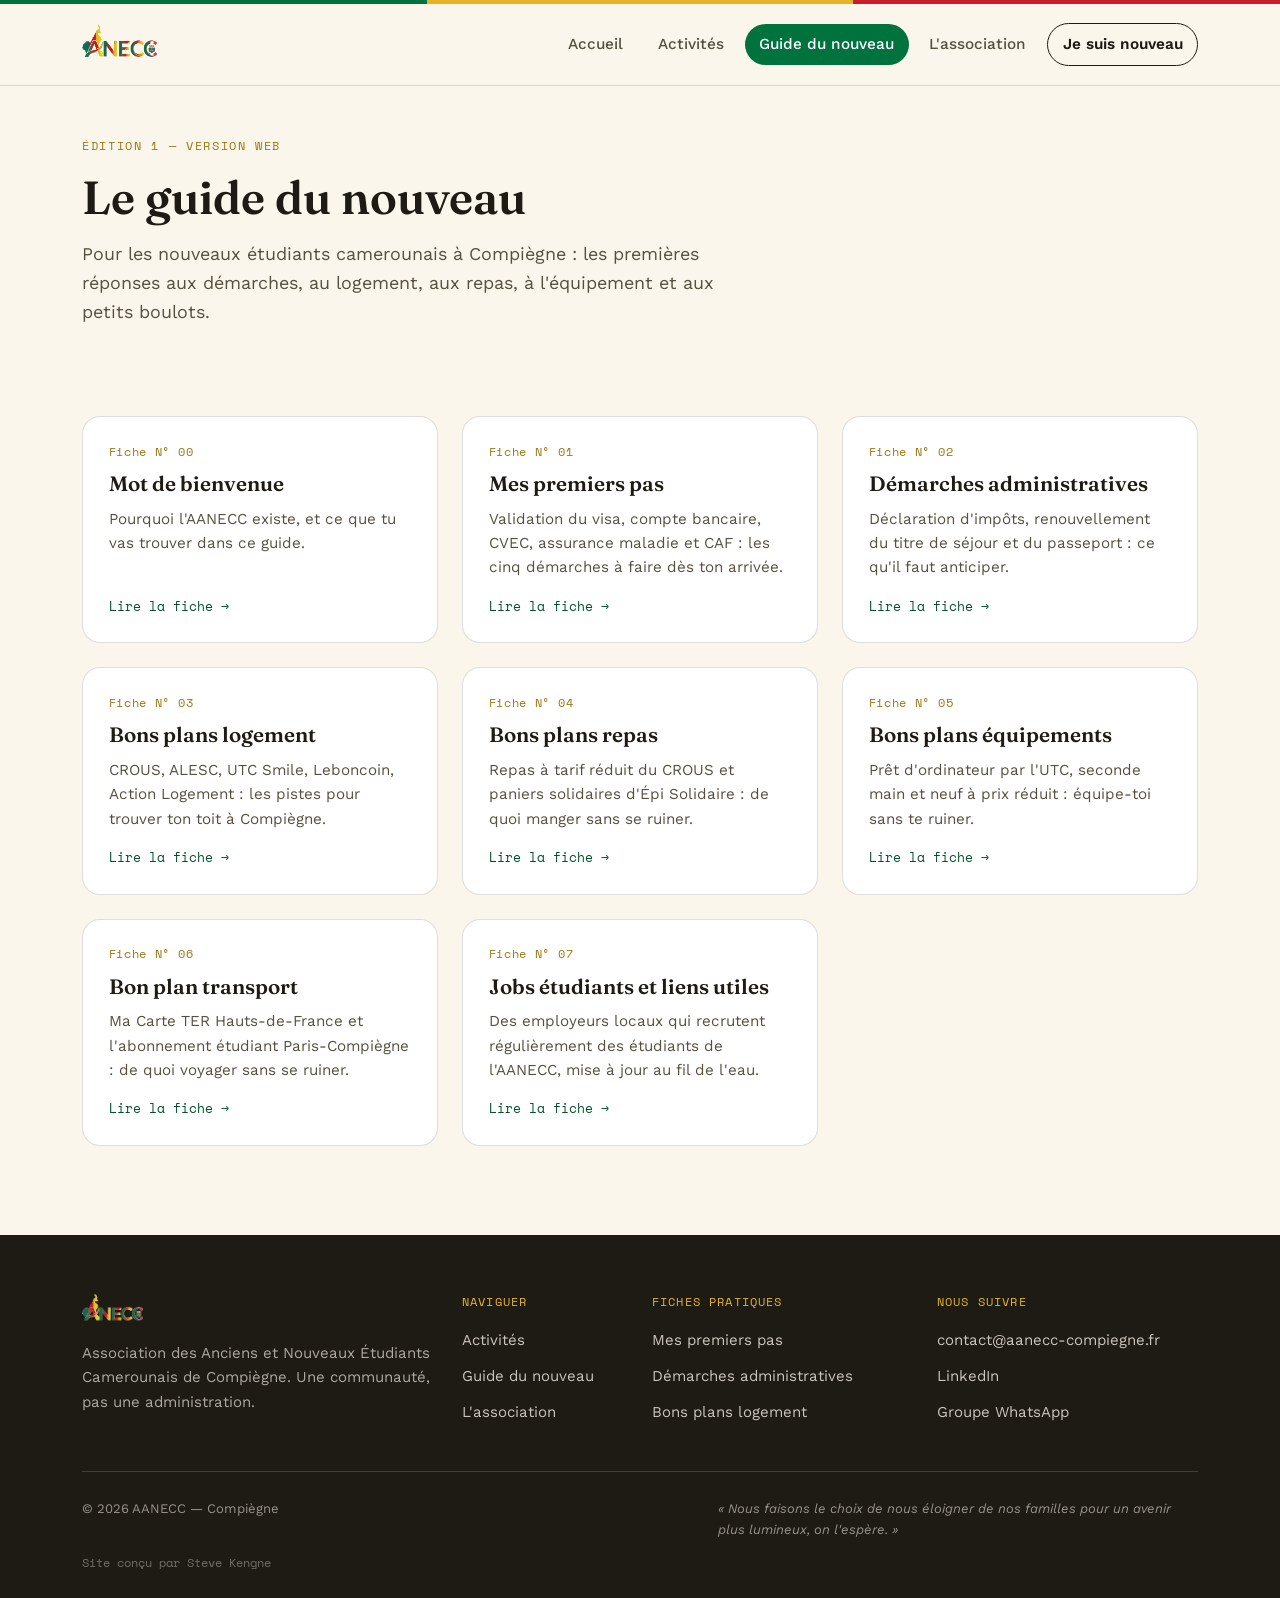
<file: guides/index.html>
<!doctype html>
<html lang="fr">
<head>
  <meta charset="utf-8">
  <meta name="viewport" content="width=device-width, initial-scale=1">
  <title>Guide du nouveau — AANECC</title>
  <meta name="description" content="Association des Anciens et Nouveaux Étudiants Camerounais de Compiègne : activités, guides pratiques et entraide.">

  <!-- Bootstrap (grille & utilitaires) -->
  <link href="https://cdn.jsdelivr.net/npm/bootstrap@5.3.3/dist/css/bootstrap.min.css" rel="stylesheet">

  <!-- Typographies -->
  <link rel="preconnect" href="https://fonts.googleapis.com">
  <link rel="preconnect" href="https://fonts.gstatic.com" crossorigin>
  <link href="https://fonts.googleapis.com/css2?family=Fraunces:ital,opsz,wght@0,9..144,300;0,9..144,500;0,9..144,600;0,9..144,700;1,9..144,500;1,9..144,600&family=Work+Sans:wght@400;500;600;700&family=Space+Mono:wght@400;700&display=swap" rel="stylesheet">

  <link rel="stylesheet" href="../static/css/style.css">
  <link rel="icon" type="image/png" href="../static/img/logo.png">
</head>
<body>

<div class="flag-rule"></div>

<header class="site-header">
  <div class="container-xl">
    <nav class="navbar navbar-expand-lg site-nav">
      <a class="navbar-brand brand" href="../index.html">
        <img src="../static/img/logo.png" alt="Logo AANECC" class="brand-logo">
      </a>
      <button class="navbar-toggler" type="button" data-bs-toggle="collapse" data-bs-target="#mainNav" aria-label="Ouvrir le menu">
        <span class="navbar-toggler-icon"></span>
      </button>
      <div class="collapse navbar-collapse" id="mainNav">
        <ul class="navbar-nav ms-auto main-nav-list">
          <li class="nav-item"><a class="nav-link " href="../index.html">Accueil</a></li>
          <li class="nav-item"><a class="nav-link " href="../activites/index.html">Activités</a></li>
          <li class="nav-item"><a class="nav-link active" href="index.html">Guide du nouveau</a></li>
          <li class="nav-item"><a class="nav-link " href="../association/index.html">L'association</a></li>
          <li class="nav-item"><a class="nav-link nav-link--cta" href="https://docs.google.com/forms/d/1rxuqMxWp_iiXDdnEn0DA-PxR_gSc_mfRxU-7AWNsDSs/preview" target="_blank" rel="noopener">Je suis nouveau</a></li>
        </ul>
      </div>
    </nav>
  </div>
</header>

<main>
  
<section class="page-hero">
  <div class="container-xl">
    <p class="eyebrow">Édition 1 — version web</p>
    <h1 class="page-title">Le guide du nouveau</h1>
    <p class="page-lede">Pour les nouveaux étudiants camerounais à Compiègne : les premières
    réponses aux démarches, au logement, aux repas, à l'équipement et aux petits boulots.</p>
  </div>
</section>

<section class="section">
  <div class="container-xl">
    <div class="row g-4">
      
      <div class="col-md-6 col-lg-4">
        <a href="mot-de-bienvenue/index.html" class="card-guide card-guide--grid">
          <span class="card-guide-fiche">Fiche N° 00</span>
          <h2 class="card-guide-title">Mot de bienvenue</h2>
          <p class="card-guide-excerpt">Pourquoi l&#39;AANECC existe, et ce que tu vas trouver dans ce guide.</p>
          <span class="card-guide-link">Lire la fiche →</span>
        </a>
      </div>
      
      <div class="col-md-6 col-lg-4">
        <a href="mes-premiers-pas/index.html" class="card-guide card-guide--grid">
          <span class="card-guide-fiche">Fiche N° 01</span>
          <h2 class="card-guide-title">Mes premiers pas</h2>
          <p class="card-guide-excerpt">Validation du visa, compte bancaire, CVEC, assurance maladie et CAF : les cinq démarches à faire dès ton arrivée.</p>
          <span class="card-guide-link">Lire la fiche →</span>
        </a>
      </div>
      
      <div class="col-md-6 col-lg-4">
        <a href="demarches-administratives/index.html" class="card-guide card-guide--grid">
          <span class="card-guide-fiche">Fiche N° 02</span>
          <h2 class="card-guide-title">Démarches administratives</h2>
          <p class="card-guide-excerpt">Déclaration d&#39;impôts, renouvellement du titre de séjour et du passeport : ce qu&#39;il faut anticiper.</p>
          <span class="card-guide-link">Lire la fiche →</span>
        </a>
      </div>
      
      <div class="col-md-6 col-lg-4">
        <a href="bons-plans-logement/index.html" class="card-guide card-guide--grid">
          <span class="card-guide-fiche">Fiche N° 03</span>
          <h2 class="card-guide-title">Bons plans logement</h2>
          <p class="card-guide-excerpt">CROUS, ALESC, UTC Smile, Leboncoin, Action Logement : les pistes pour trouver ton toit à Compiègne.</p>
          <span class="card-guide-link">Lire la fiche →</span>
        </a>
      </div>
      
      <div class="col-md-6 col-lg-4">
        <a href="bons-plans-repas/index.html" class="card-guide card-guide--grid">
          <span class="card-guide-fiche">Fiche N° 04</span>
          <h2 class="card-guide-title">Bons plans repas</h2>
          <p class="card-guide-excerpt">Repas à tarif réduit du CROUS et paniers solidaires d&#39;Épi Solidaire : de quoi manger sans se ruiner.</p>
          <span class="card-guide-link">Lire la fiche →</span>
        </a>
      </div>
      
      <div class="col-md-6 col-lg-4">
        <a href="bons-plans-equipements/index.html" class="card-guide card-guide--grid">
          <span class="card-guide-fiche">Fiche N° 05</span>
          <h2 class="card-guide-title">Bons plans équipements</h2>
          <p class="card-guide-excerpt">Prêt d&#39;ordinateur par l&#39;UTC, seconde main et neuf à prix réduit : équipe-toi sans te ruiner.</p>
          <span class="card-guide-link">Lire la fiche →</span>
        </a>
      </div>
      
      <div class="col-md-6 col-lg-4">
        <a href="bon-plan-transport/index.html" class="card-guide card-guide--grid">
          <span class="card-guide-fiche">Fiche N° 06</span>
          <h2 class="card-guide-title">Bon plan transport</h2>
          <p class="card-guide-excerpt">Ma Carte TER Hauts-de-France et l&#39;abonnement étudiant Paris-Compiègne : de quoi voyager sans se ruiner.</p>
          <span class="card-guide-link">Lire la fiche →</span>
        </a>
      </div>
      
      <div class="col-md-6 col-lg-4">
        <a href="jobs-etudiants-et-liens-utiles/index.html" class="card-guide card-guide--grid">
          <span class="card-guide-fiche">Fiche N° 07</span>
          <h2 class="card-guide-title">Jobs étudiants et liens utiles</h2>
          <p class="card-guide-excerpt">Des employeurs locaux qui recrutent régulièrement des étudiants de l&#39;AANECC, mise à jour au fil de l&#39;eau.</p>
          <span class="card-guide-link">Lire la fiche →</span>
        </a>
      </div>
      
    </div>
  </div>
</section>

</main>

<footer class="site-footer">
  <div class="container-xl">
    <div class="row gy-4">
      <div class="col-lg-4">
        <div class="brand footer-brand">
          <img src="../static/img/logo.png" alt="Logo AANECC" class="brand-logo brand-logo--footer">
        </div>
        <p class="footer-tagline">Association des Anciens et Nouveaux Étudiants Camerounais de Compiègne. Une communauté, pas une administration.</p>
      </div>
      <div class="col-6 col-lg-2">
        <div class="footer-heading">Naviguer</div>
        <ul class="footer-links">
          <li><a href="../activites/index.html">Activités</a></li>
          <li><a href="index.html">Guide du nouveau</a></li>
          <li><a href="../association/index.html">L'association</a></li>
        </ul>
      </div>
      <div class="col-6 col-lg-3">
        <div class="footer-heading">Fiches pratiques</div>
        <ul class="footer-links">
          <li><a href="mes-premiers-pas/index.html">Mes premiers pas</a></li>
          <li><a href="demarches-administratives/index.html">Démarches administratives</a></li>
          <li><a href="bons-plans-logement/index.html">Bons plans logement</a></li>
        </ul>
      </div>
      <div class="col-lg-3">
        <div class="footer-heading">Nous suivre</div>
        <ul class="footer-links">
          <li><a href="mailto:contact@aanecc-compiegne.fr">contact@aanecc-compiegne.fr</a></li>
          <li><a href="https://www.linkedin.com/company/association-anecc" target="_blank" rel="noopener">LinkedIn</a></li>
          <li><a href="#" target="_blank" rel="noopener">Groupe WhatsApp</a></li>
        </ul>
      </div>
    </div>
    <div class="footer-bottom">
      <span>© 2026 AANECC — Compiègne</span>
      <span class="footer-motto">« Nous faisons le choix de nous éloigner de nos familles pour un avenir plus lumineux, on l'espère. »</span>
    </div>
    <div class="footer-credit">Site conçu par Steve Kengne</div>
  </div>
</footer>

<script src="https://cdn.jsdelivr.net/npm/bootstrap@5.3.3/dist/js/bootstrap.bundle.min.js"></script>
<script src="../static/js/main.js"></script>
</body>
</html>
</file>
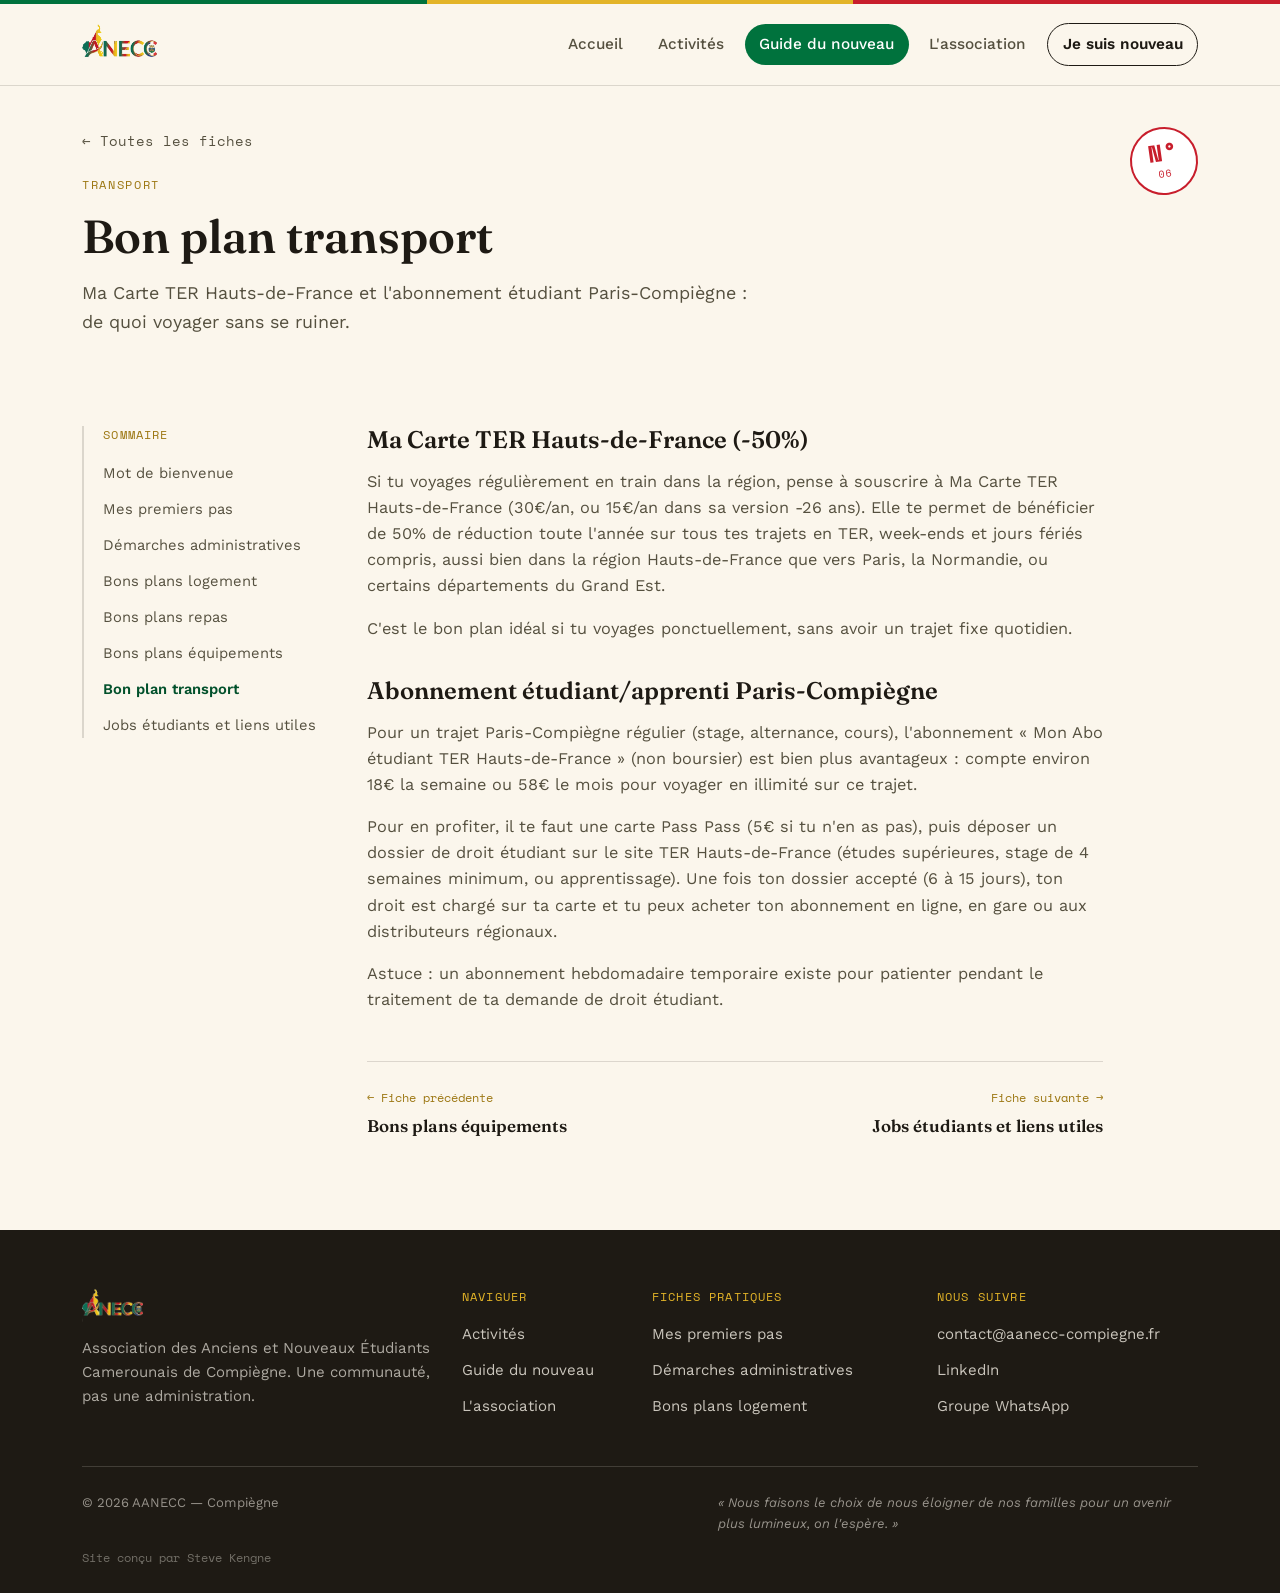
<file: guides/bon-plan-transport/index.html>
<!doctype html>
<html lang="fr">
<head>
  <meta charset="utf-8">
  <meta name="viewport" content="width=device-width, initial-scale=1">
  <title>Bon plan transport — Guide du nouveau — AANECC</title>
  <meta name="description" content="Association des Anciens et Nouveaux Étudiants Camerounais de Compiègne : activités, guides pratiques et entraide.">

  <!-- Bootstrap (grille & utilitaires) -->
  <link href="https://cdn.jsdelivr.net/npm/bootstrap@5.3.3/dist/css/bootstrap.min.css" rel="stylesheet">

  <!-- Typographies -->
  <link rel="preconnect" href="https://fonts.googleapis.com">
  <link rel="preconnect" href="https://fonts.gstatic.com" crossorigin>
  <link href="https://fonts.googleapis.com/css2?family=Fraunces:ital,opsz,wght@0,9..144,300;0,9..144,500;0,9..144,600;0,9..144,700;1,9..144,500;1,9..144,600&family=Work+Sans:wght@400;500;600;700&family=Space+Mono:wght@400;700&display=swap" rel="stylesheet">

  <link rel="stylesheet" href="../../static/css/style.css">
  <link rel="icon" type="image/png" href="../../static/img/logo.png">
</head>
<body>

<div class="flag-rule"></div>

<header class="site-header">
  <div class="container-xl">
    <nav class="navbar navbar-expand-lg site-nav">
      <a class="navbar-brand brand" href="../../index.html">
        <img src="../../static/img/logo.png" alt="Logo AANECC" class="brand-logo">
      </a>
      <button class="navbar-toggler" type="button" data-bs-toggle="collapse" data-bs-target="#mainNav" aria-label="Ouvrir le menu">
        <span class="navbar-toggler-icon"></span>
      </button>
      <div class="collapse navbar-collapse" id="mainNav">
        <ul class="navbar-nav ms-auto main-nav-list">
          <li class="nav-item"><a class="nav-link " href="../../index.html">Accueil</a></li>
          <li class="nav-item"><a class="nav-link " href="../../activites/index.html">Activités</a></li>
          <li class="nav-item"><a class="nav-link active" href="../index.html">Guide du nouveau</a></li>
          <li class="nav-item"><a class="nav-link " href="../../association/index.html">L'association</a></li>
          <li class="nav-item"><a class="nav-link nav-link--cta" href="https://docs.google.com/forms/d/1rxuqMxWp_iiXDdnEn0DA-PxR_gSc_mfRxU-7AWNsDSs/preview" target="_blank" rel="noopener">Je suis nouveau</a></li>
        </ul>
      </div>
    </nav>
  </div>
</header>

<main>
  
<section class="article-hero">
  <div class="container-xl">
    <a href="../index.html" class="back-link">← Toutes les fiches</a>
    <span class="stamp-badge stamp-badge--inline">
      <span class="stamp-badge-line1">N°</span>
      <span class="stamp-badge-line2">06</span>
    </span>
    <p class="eyebrow">Transport</p>
    <h1 class="page-title">Bon plan transport</h1>
    <p class="page-lede">Ma Carte TER Hauts-de-France et l&#39;abonnement étudiant Paris-Compiègne : de quoi voyager sans se ruiner.</p>
  </div>
</section>

<section class="section section--article">
  <div class="container-xl">
    <div class="row gy-5">
      <div class="col-lg-3">
        <nav class="sommaire" aria-label="Sommaire du guide">
          <p class="sommaire-title">Sommaire</p>
          <ol class="sommaire-list">
            
            <li class="">
              <a href="../mot-de-bienvenue/index.html">Mot de bienvenue</a>
            </li>
            
            <li class="">
              <a href="../mes-premiers-pas/index.html">Mes premiers pas</a>
            </li>
            
            <li class="">
              <a href="../demarches-administratives/index.html">Démarches administratives</a>
            </li>
            
            <li class="">
              <a href="../bons-plans-logement/index.html">Bons plans logement</a>
            </li>
            
            <li class="">
              <a href="../bons-plans-repas/index.html">Bons plans repas</a>
            </li>
            
            <li class="">
              <a href="../bons-plans-equipements/index.html">Bons plans équipements</a>
            </li>
            
            <li class="is-active">
              <a href="index.html">Bon plan transport</a>
            </li>
            
            <li class="">
              <a href="../jobs-etudiants-et-liens-utiles/index.html">Jobs étudiants et liens utiles</a>
            </li>
            
          </ol>
        </nav>
      </div>

      <div class="col-lg-8">
        <article class="article-content">
          
          <h2>Ma Carte TER Hauts-de-France (-50%)</h2>
          
          <p>Si tu voyages régulièrement en train dans la région, pense à souscrire à Ma Carte TER Hauts-de-France (30€/an, ou 15€/an dans sa version -26 ans). Elle te permet de bénéficier de 50% de réduction toute l&#39;année sur tous tes trajets en TER, week-ends et jours fériés compris, aussi bien dans la région Hauts-de-France que vers Paris, la Normandie, ou certains départements du Grand Est.</p>
          
          <p>C&#39;est le bon plan idéal si tu voyages ponctuellement, sans avoir un trajet fixe quotidien.</p>
          
          
          <h2>Abonnement étudiant/apprenti Paris-Compiègne</h2>
          
          <p>Pour un trajet Paris-Compiègne régulier (stage, alternance, cours), l&#39;abonnement « Mon Abo étudiant TER Hauts-de-France » (non boursier) est bien plus avantageux : compte environ 18€ la semaine ou 58€ le mois pour voyager en illimité sur ce trajet.</p>
          
          <p>Pour en profiter, il te faut une carte Pass Pass (5€ si tu n&#39;en as pas), puis déposer un dossier de droit étudiant sur le site TER Hauts-de-France (études supérieures, stage de 4 semaines minimum, ou apprentissage). Une fois ton dossier accepté (6 à 15 jours), ton droit est chargé sur ta carte et tu peux acheter ton abonnement en ligne, en gare ou aux distributeurs régionaux.</p>
          
          <p>Astuce : un abonnement hebdomadaire temporaire existe pour patienter pendant le traitement de ta demande de droit étudiant.</p>
          
          
        </article>

        <div class="article-pagination">
          
          <a href="../bons-plans-equipements/index.html" class="pagination-link pagination-link--prev">
            <span class="pagination-label">← Fiche précédente</span>
            <span class="pagination-title">Bons plans équipements</span>
          </a>
          

          
          <a href="../jobs-etudiants-et-liens-utiles/index.html" class="pagination-link pagination-link--next">
            <span class="pagination-label">Fiche suivante →</span>
            <span class="pagination-title">Jobs étudiants et liens utiles</span>
          </a>
          
        </div>
      </div>
    </div>
  </div>
</section>

</main>

<footer class="site-footer">
  <div class="container-xl">
    <div class="row gy-4">
      <div class="col-lg-4">
        <div class="brand footer-brand">
          <img src="../../static/img/logo.png" alt="Logo AANECC" class="brand-logo brand-logo--footer">
        </div>
        <p class="footer-tagline">Association des Anciens et Nouveaux Étudiants Camerounais de Compiègne. Une communauté, pas une administration.</p>
      </div>
      <div class="col-6 col-lg-2">
        <div class="footer-heading">Naviguer</div>
        <ul class="footer-links">
          <li><a href="../../activites/index.html">Activités</a></li>
          <li><a href="../index.html">Guide du nouveau</a></li>
          <li><a href="../../association/index.html">L'association</a></li>
        </ul>
      </div>
      <div class="col-6 col-lg-3">
        <div class="footer-heading">Fiches pratiques</div>
        <ul class="footer-links">
          <li><a href="../mes-premiers-pas/index.html">Mes premiers pas</a></li>
          <li><a href="../demarches-administratives/index.html">Démarches administratives</a></li>
          <li><a href="../bons-plans-logement/index.html">Bons plans logement</a></li>
        </ul>
      </div>
      <div class="col-lg-3">
        <div class="footer-heading">Nous suivre</div>
        <ul class="footer-links">
          <li><a href="mailto:contact@aanecc-compiegne.fr">contact@aanecc-compiegne.fr</a></li>
          <li><a href="https://www.linkedin.com/company/association-anecc" target="_blank" rel="noopener">LinkedIn</a></li>
          <li><a href="#" target="_blank" rel="noopener">Groupe WhatsApp</a></li>
        </ul>
      </div>
    </div>
    <div class="footer-bottom">
      <span>© 2026 AANECC — Compiègne</span>
      <span class="footer-motto">« Nous faisons le choix de nous éloigner de nos familles pour un avenir plus lumineux, on l'espère. »</span>
    </div>
    <div class="footer-credit">Site conçu par Steve Kengne</div>
  </div>
</footer>

<script src="https://cdn.jsdelivr.net/npm/bootstrap@5.3.3/dist/js/bootstrap.bundle.min.js"></script>
<script src="../../static/js/main.js"></script>
</body>
</html>
</file>
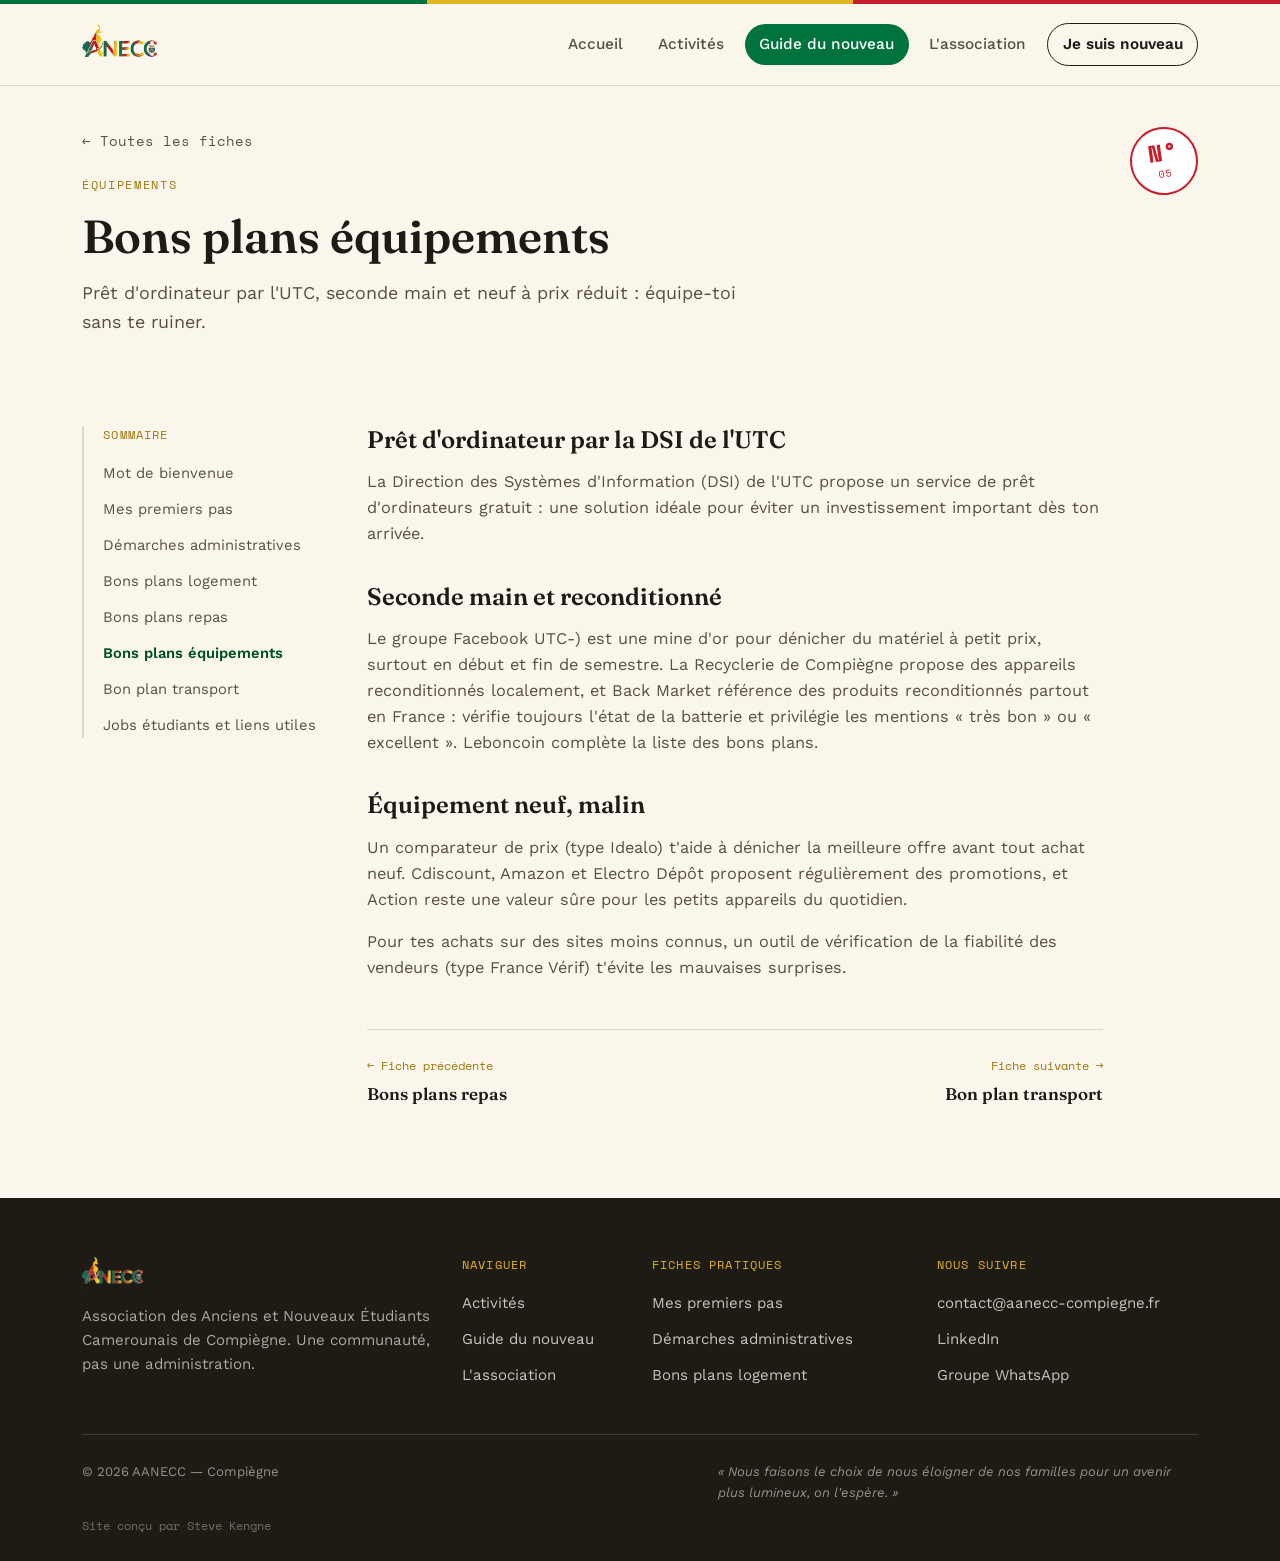
<file: guides/bons-plans-equipements/index.html>
<!doctype html>
<html lang="fr">
<head>
  <meta charset="utf-8">
  <meta name="viewport" content="width=device-width, initial-scale=1">
  <title>Bons plans équipements — Guide du nouveau — AANECC</title>
  <meta name="description" content="Association des Anciens et Nouveaux Étudiants Camerounais de Compiègne : activités, guides pratiques et entraide.">

  <!-- Bootstrap (grille & utilitaires) -->
  <link href="https://cdn.jsdelivr.net/npm/bootstrap@5.3.3/dist/css/bootstrap.min.css" rel="stylesheet">

  <!-- Typographies -->
  <link rel="preconnect" href="https://fonts.googleapis.com">
  <link rel="preconnect" href="https://fonts.gstatic.com" crossorigin>
  <link href="https://fonts.googleapis.com/css2?family=Fraunces:ital,opsz,wght@0,9..144,300;0,9..144,500;0,9..144,600;0,9..144,700;1,9..144,500;1,9..144,600&family=Work+Sans:wght@400;500;600;700&family=Space+Mono:wght@400;700&display=swap" rel="stylesheet">

  <link rel="stylesheet" href="../../static/css/style.css">
  <link rel="icon" type="image/png" href="../../static/img/logo.png">
</head>
<body>

<div class="flag-rule"></div>

<header class="site-header">
  <div class="container-xl">
    <nav class="navbar navbar-expand-lg site-nav">
      <a class="navbar-brand brand" href="../../index.html">
        <img src="../../static/img/logo.png" alt="Logo AANECC" class="brand-logo">
      </a>
      <button class="navbar-toggler" type="button" data-bs-toggle="collapse" data-bs-target="#mainNav" aria-label="Ouvrir le menu">
        <span class="navbar-toggler-icon"></span>
      </button>
      <div class="collapse navbar-collapse" id="mainNav">
        <ul class="navbar-nav ms-auto main-nav-list">
          <li class="nav-item"><a class="nav-link " href="../../index.html">Accueil</a></li>
          <li class="nav-item"><a class="nav-link " href="../../activites/index.html">Activités</a></li>
          <li class="nav-item"><a class="nav-link active" href="../index.html">Guide du nouveau</a></li>
          <li class="nav-item"><a class="nav-link " href="../../association/index.html">L'association</a></li>
          <li class="nav-item"><a class="nav-link nav-link--cta" href="https://docs.google.com/forms/d/1rxuqMxWp_iiXDdnEn0DA-PxR_gSc_mfRxU-7AWNsDSs/preview" target="_blank" rel="noopener">Je suis nouveau</a></li>
        </ul>
      </div>
    </nav>
  </div>
</header>

<main>
  
<section class="article-hero">
  <div class="container-xl">
    <a href="../index.html" class="back-link">← Toutes les fiches</a>
    <span class="stamp-badge stamp-badge--inline">
      <span class="stamp-badge-line1">N°</span>
      <span class="stamp-badge-line2">05</span>
    </span>
    <p class="eyebrow">Équipements</p>
    <h1 class="page-title">Bons plans équipements</h1>
    <p class="page-lede">Prêt d&#39;ordinateur par l&#39;UTC, seconde main et neuf à prix réduit : équipe-toi sans te ruiner.</p>
  </div>
</section>

<section class="section section--article">
  <div class="container-xl">
    <div class="row gy-5">
      <div class="col-lg-3">
        <nav class="sommaire" aria-label="Sommaire du guide">
          <p class="sommaire-title">Sommaire</p>
          <ol class="sommaire-list">
            
            <li class="">
              <a href="../mot-de-bienvenue/index.html">Mot de bienvenue</a>
            </li>
            
            <li class="">
              <a href="../mes-premiers-pas/index.html">Mes premiers pas</a>
            </li>
            
            <li class="">
              <a href="../demarches-administratives/index.html">Démarches administratives</a>
            </li>
            
            <li class="">
              <a href="../bons-plans-logement/index.html">Bons plans logement</a>
            </li>
            
            <li class="">
              <a href="../bons-plans-repas/index.html">Bons plans repas</a>
            </li>
            
            <li class="is-active">
              <a href="index.html">Bons plans équipements</a>
            </li>
            
            <li class="">
              <a href="../bon-plan-transport/index.html">Bon plan transport</a>
            </li>
            
            <li class="">
              <a href="../jobs-etudiants-et-liens-utiles/index.html">Jobs étudiants et liens utiles</a>
            </li>
            
          </ol>
        </nav>
      </div>

      <div class="col-lg-8">
        <article class="article-content">
          
          <h2>Prêt d&#39;ordinateur par la DSI de l&#39;UTC</h2>
          
          <p>La Direction des Systèmes d&#39;Information (DSI) de l&#39;UTC propose un service de prêt d&#39;ordinateurs gratuit : une solution idéale pour éviter un investissement important dès ton arrivée.</p>
          
          
          <h2>Seconde main et reconditionné</h2>
          
          <p>Le groupe Facebook UTC-) est une mine d&#39;or pour dénicher du matériel à petit prix, surtout en début et fin de semestre. La Recyclerie de Compiègne propose des appareils reconditionnés localement, et Back Market référence des produits reconditionnés partout en France : vérifie toujours l&#39;état de la batterie et privilégie les mentions « très bon » ou « excellent ». Leboncoin complète la liste des bons plans.</p>
          
          
          <h2>Équipement neuf, malin</h2>
          
          <p>Un comparateur de prix (type Idealo) t&#39;aide à dénicher la meilleure offre avant tout achat neuf. Cdiscount, Amazon et Electro Dépôt proposent régulièrement des promotions, et Action reste une valeur sûre pour les petits appareils du quotidien.</p>
          
          <p>Pour tes achats sur des sites moins connus, un outil de vérification de la fiabilité des vendeurs (type France Vérif) t&#39;évite les mauvaises surprises.</p>
          
          
        </article>

        <div class="article-pagination">
          
          <a href="../bons-plans-repas/index.html" class="pagination-link pagination-link--prev">
            <span class="pagination-label">← Fiche précédente</span>
            <span class="pagination-title">Bons plans repas</span>
          </a>
          

          
          <a href="../bon-plan-transport/index.html" class="pagination-link pagination-link--next">
            <span class="pagination-label">Fiche suivante →</span>
            <span class="pagination-title">Bon plan transport</span>
          </a>
          
        </div>
      </div>
    </div>
  </div>
</section>

</main>

<footer class="site-footer">
  <div class="container-xl">
    <div class="row gy-4">
      <div class="col-lg-4">
        <div class="brand footer-brand">
          <img src="../../static/img/logo.png" alt="Logo AANECC" class="brand-logo brand-logo--footer">
        </div>
        <p class="footer-tagline">Association des Anciens et Nouveaux Étudiants Camerounais de Compiègne. Une communauté, pas une administration.</p>
      </div>
      <div class="col-6 col-lg-2">
        <div class="footer-heading">Naviguer</div>
        <ul class="footer-links">
          <li><a href="../../activites/index.html">Activités</a></li>
          <li><a href="../index.html">Guide du nouveau</a></li>
          <li><a href="../../association/index.html">L'association</a></li>
        </ul>
      </div>
      <div class="col-6 col-lg-3">
        <div class="footer-heading">Fiches pratiques</div>
        <ul class="footer-links">
          <li><a href="../mes-premiers-pas/index.html">Mes premiers pas</a></li>
          <li><a href="../demarches-administratives/index.html">Démarches administratives</a></li>
          <li><a href="../bons-plans-logement/index.html">Bons plans logement</a></li>
        </ul>
      </div>
      <div class="col-lg-3">
        <div class="footer-heading">Nous suivre</div>
        <ul class="footer-links">
          <li><a href="mailto:contact@aanecc-compiegne.fr">contact@aanecc-compiegne.fr</a></li>
          <li><a href="https://www.linkedin.com/company/association-anecc" target="_blank" rel="noopener">LinkedIn</a></li>
          <li><a href="#" target="_blank" rel="noopener">Groupe WhatsApp</a></li>
        </ul>
      </div>
    </div>
    <div class="footer-bottom">
      <span>© 2026 AANECC — Compiègne</span>
      <span class="footer-motto">« Nous faisons le choix de nous éloigner de nos familles pour un avenir plus lumineux, on l'espère. »</span>
    </div>
    <div class="footer-credit">Site conçu par Steve Kengne</div>
  </div>
</footer>

<script src="https://cdn.jsdelivr.net/npm/bootstrap@5.3.3/dist/js/bootstrap.bundle.min.js"></script>
<script src="../../static/js/main.js"></script>
</body>
</html>
</file>
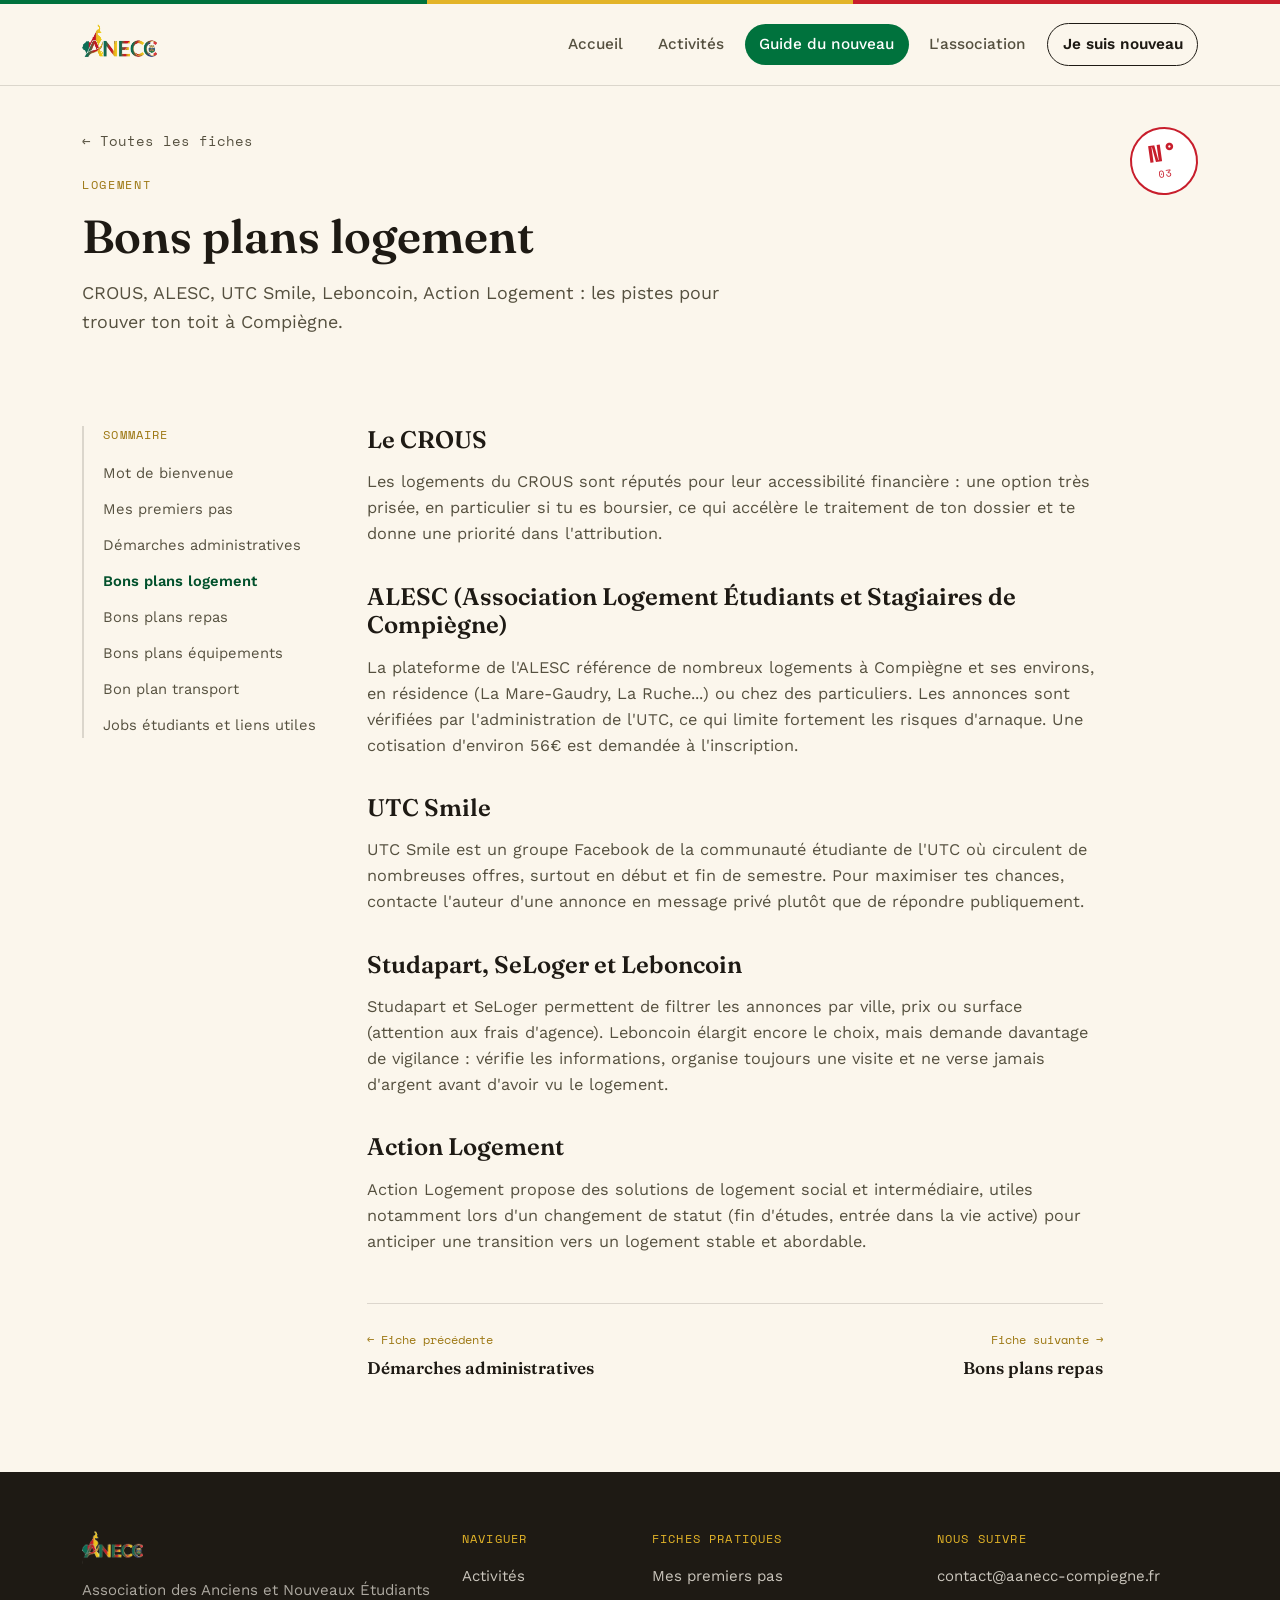
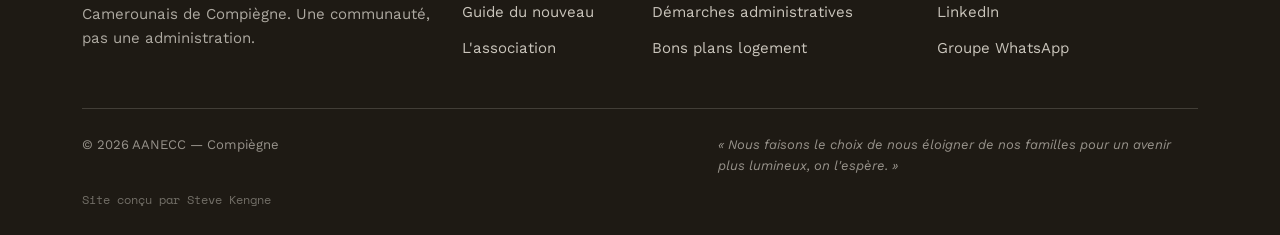
<file: guides/bons-plans-logement/index.html>
<!doctype html>
<html lang="fr">
<head>
  <meta charset="utf-8">
  <meta name="viewport" content="width=device-width, initial-scale=1">
  <title>Bons plans logement — Guide du nouveau — AANECC</title>
  <meta name="description" content="Association des Anciens et Nouveaux Étudiants Camerounais de Compiègne : activités, guides pratiques et entraide.">

  <!-- Bootstrap (grille & utilitaires) -->
  <link href="https://cdn.jsdelivr.net/npm/bootstrap@5.3.3/dist/css/bootstrap.min.css" rel="stylesheet">

  <!-- Typographies -->
  <link rel="preconnect" href="https://fonts.googleapis.com">
  <link rel="preconnect" href="https://fonts.gstatic.com" crossorigin>
  <link href="https://fonts.googleapis.com/css2?family=Fraunces:ital,opsz,wght@0,9..144,300;0,9..144,500;0,9..144,600;0,9..144,700;1,9..144,500;1,9..144,600&family=Work+Sans:wght@400;500;600;700&family=Space+Mono:wght@400;700&display=swap" rel="stylesheet">

  <link rel="stylesheet" href="../../static/css/style.css">
  <link rel="icon" type="image/png" href="../../static/img/logo.png">
</head>
<body>

<div class="flag-rule"></div>

<header class="site-header">
  <div class="container-xl">
    <nav class="navbar navbar-expand-lg site-nav">
      <a class="navbar-brand brand" href="../../index.html">
        <img src="../../static/img/logo.png" alt="Logo AANECC" class="brand-logo">
      </a>
      <button class="navbar-toggler" type="button" data-bs-toggle="collapse" data-bs-target="#mainNav" aria-label="Ouvrir le menu">
        <span class="navbar-toggler-icon"></span>
      </button>
      <div class="collapse navbar-collapse" id="mainNav">
        <ul class="navbar-nav ms-auto main-nav-list">
          <li class="nav-item"><a class="nav-link " href="../../index.html">Accueil</a></li>
          <li class="nav-item"><a class="nav-link " href="../../activites/index.html">Activités</a></li>
          <li class="nav-item"><a class="nav-link active" href="../index.html">Guide du nouveau</a></li>
          <li class="nav-item"><a class="nav-link " href="../../association/index.html">L'association</a></li>
          <li class="nav-item"><a class="nav-link nav-link--cta" href="https://docs.google.com/forms/d/1rxuqMxWp_iiXDdnEn0DA-PxR_gSc_mfRxU-7AWNsDSs/preview" target="_blank" rel="noopener">Je suis nouveau</a></li>
        </ul>
      </div>
    </nav>
  </div>
</header>

<main>
  
<section class="article-hero">
  <div class="container-xl">
    <a href="../index.html" class="back-link">← Toutes les fiches</a>
    <span class="stamp-badge stamp-badge--inline">
      <span class="stamp-badge-line1">N°</span>
      <span class="stamp-badge-line2">03</span>
    </span>
    <p class="eyebrow">Logement</p>
    <h1 class="page-title">Bons plans logement</h1>
    <p class="page-lede">CROUS, ALESC, UTC Smile, Leboncoin, Action Logement : les pistes pour trouver ton toit à Compiègne.</p>
  </div>
</section>

<section class="section section--article">
  <div class="container-xl">
    <div class="row gy-5">
      <div class="col-lg-3">
        <nav class="sommaire" aria-label="Sommaire du guide">
          <p class="sommaire-title">Sommaire</p>
          <ol class="sommaire-list">
            
            <li class="">
              <a href="../mot-de-bienvenue/index.html">Mot de bienvenue</a>
            </li>
            
            <li class="">
              <a href="../mes-premiers-pas/index.html">Mes premiers pas</a>
            </li>
            
            <li class="">
              <a href="../demarches-administratives/index.html">Démarches administratives</a>
            </li>
            
            <li class="is-active">
              <a href="index.html">Bons plans logement</a>
            </li>
            
            <li class="">
              <a href="../bons-plans-repas/index.html">Bons plans repas</a>
            </li>
            
            <li class="">
              <a href="../bons-plans-equipements/index.html">Bons plans équipements</a>
            </li>
            
            <li class="">
              <a href="../bon-plan-transport/index.html">Bon plan transport</a>
            </li>
            
            <li class="">
              <a href="../jobs-etudiants-et-liens-utiles/index.html">Jobs étudiants et liens utiles</a>
            </li>
            
          </ol>
        </nav>
      </div>

      <div class="col-lg-8">
        <article class="article-content">
          
          <h2>Le CROUS</h2>
          
          <p>Les logements du CROUS sont réputés pour leur accessibilité financière : une option très prisée, en particulier si tu es boursier, ce qui accélère le traitement de ton dossier et te donne une priorité dans l&#39;attribution.</p>
          
          
          <h2>ALESC (Association Logement Étudiants et Stagiaires de Compiègne)</h2>
          
          <p>La plateforme de l&#39;ALESC référence de nombreux logements à Compiègne et ses environs, en résidence (La Mare-Gaudry, La Ruche...) ou chez des particuliers. Les annonces sont vérifiées par l&#39;administration de l&#39;UTC, ce qui limite fortement les risques d&#39;arnaque. Une cotisation d&#39;environ 56€ est demandée à l&#39;inscription.</p>
          
          
          <h2>UTC Smile</h2>
          
          <p>UTC Smile est un groupe Facebook de la communauté étudiante de l&#39;UTC où circulent de nombreuses offres, surtout en début et fin de semestre. Pour maximiser tes chances, contacte l&#39;auteur d&#39;une annonce en message privé plutôt que de répondre publiquement.</p>
          
          
          <h2>Studapart, SeLoger et Leboncoin</h2>
          
          <p>Studapart et SeLoger permettent de filtrer les annonces par ville, prix ou surface (attention aux frais d&#39;agence). Leboncoin élargit encore le choix, mais demande davantage de vigilance : vérifie les informations, organise toujours une visite et ne verse jamais d&#39;argent avant d&#39;avoir vu le logement.</p>
          
          
          <h2>Action Logement</h2>
          
          <p>Action Logement propose des solutions de logement social et intermédiaire, utiles notamment lors d&#39;un changement de statut (fin d&#39;études, entrée dans la vie active) pour anticiper une transition vers un logement stable et abordable.</p>
          
          
        </article>

        <div class="article-pagination">
          
          <a href="../demarches-administratives/index.html" class="pagination-link pagination-link--prev">
            <span class="pagination-label">← Fiche précédente</span>
            <span class="pagination-title">Démarches administratives</span>
          </a>
          

          
          <a href="../bons-plans-repas/index.html" class="pagination-link pagination-link--next">
            <span class="pagination-label">Fiche suivante →</span>
            <span class="pagination-title">Bons plans repas</span>
          </a>
          
        </div>
      </div>
    </div>
  </div>
</section>

</main>

<footer class="site-footer">
  <div class="container-xl">
    <div class="row gy-4">
      <div class="col-lg-4">
        <div class="brand footer-brand">
          <img src="../../static/img/logo.png" alt="Logo AANECC" class="brand-logo brand-logo--footer">
        </div>
        <p class="footer-tagline">Association des Anciens et Nouveaux Étudiants Camerounais de Compiègne. Une communauté, pas une administration.</p>
      </div>
      <div class="col-6 col-lg-2">
        <div class="footer-heading">Naviguer</div>
        <ul class="footer-links">
          <li><a href="../../activites/index.html">Activités</a></li>
          <li><a href="../index.html">Guide du nouveau</a></li>
          <li><a href="../../association/index.html">L'association</a></li>
        </ul>
      </div>
      <div class="col-6 col-lg-3">
        <div class="footer-heading">Fiches pratiques</div>
        <ul class="footer-links">
          <li><a href="../mes-premiers-pas/index.html">Mes premiers pas</a></li>
          <li><a href="../demarches-administratives/index.html">Démarches administratives</a></li>
          <li><a href="index.html">Bons plans logement</a></li>
        </ul>
      </div>
      <div class="col-lg-3">
        <div class="footer-heading">Nous suivre</div>
        <ul class="footer-links">
          <li><a href="mailto:contact@aanecc-compiegne.fr">contact@aanecc-compiegne.fr</a></li>
          <li><a href="https://www.linkedin.com/company/association-anecc" target="_blank" rel="noopener">LinkedIn</a></li>
          <li><a href="#" target="_blank" rel="noopener">Groupe WhatsApp</a></li>
        </ul>
      </div>
    </div>
    <div class="footer-bottom">
      <span>© 2026 AANECC — Compiègne</span>
      <span class="footer-motto">« Nous faisons le choix de nous éloigner de nos familles pour un avenir plus lumineux, on l'espère. »</span>
    </div>
    <div class="footer-credit">Site conçu par Steve Kengne</div>
  </div>
</footer>

<script src="https://cdn.jsdelivr.net/npm/bootstrap@5.3.3/dist/js/bootstrap.bundle.min.js"></script>
<script src="../../static/js/main.js"></script>
</body>
</html>
</file>
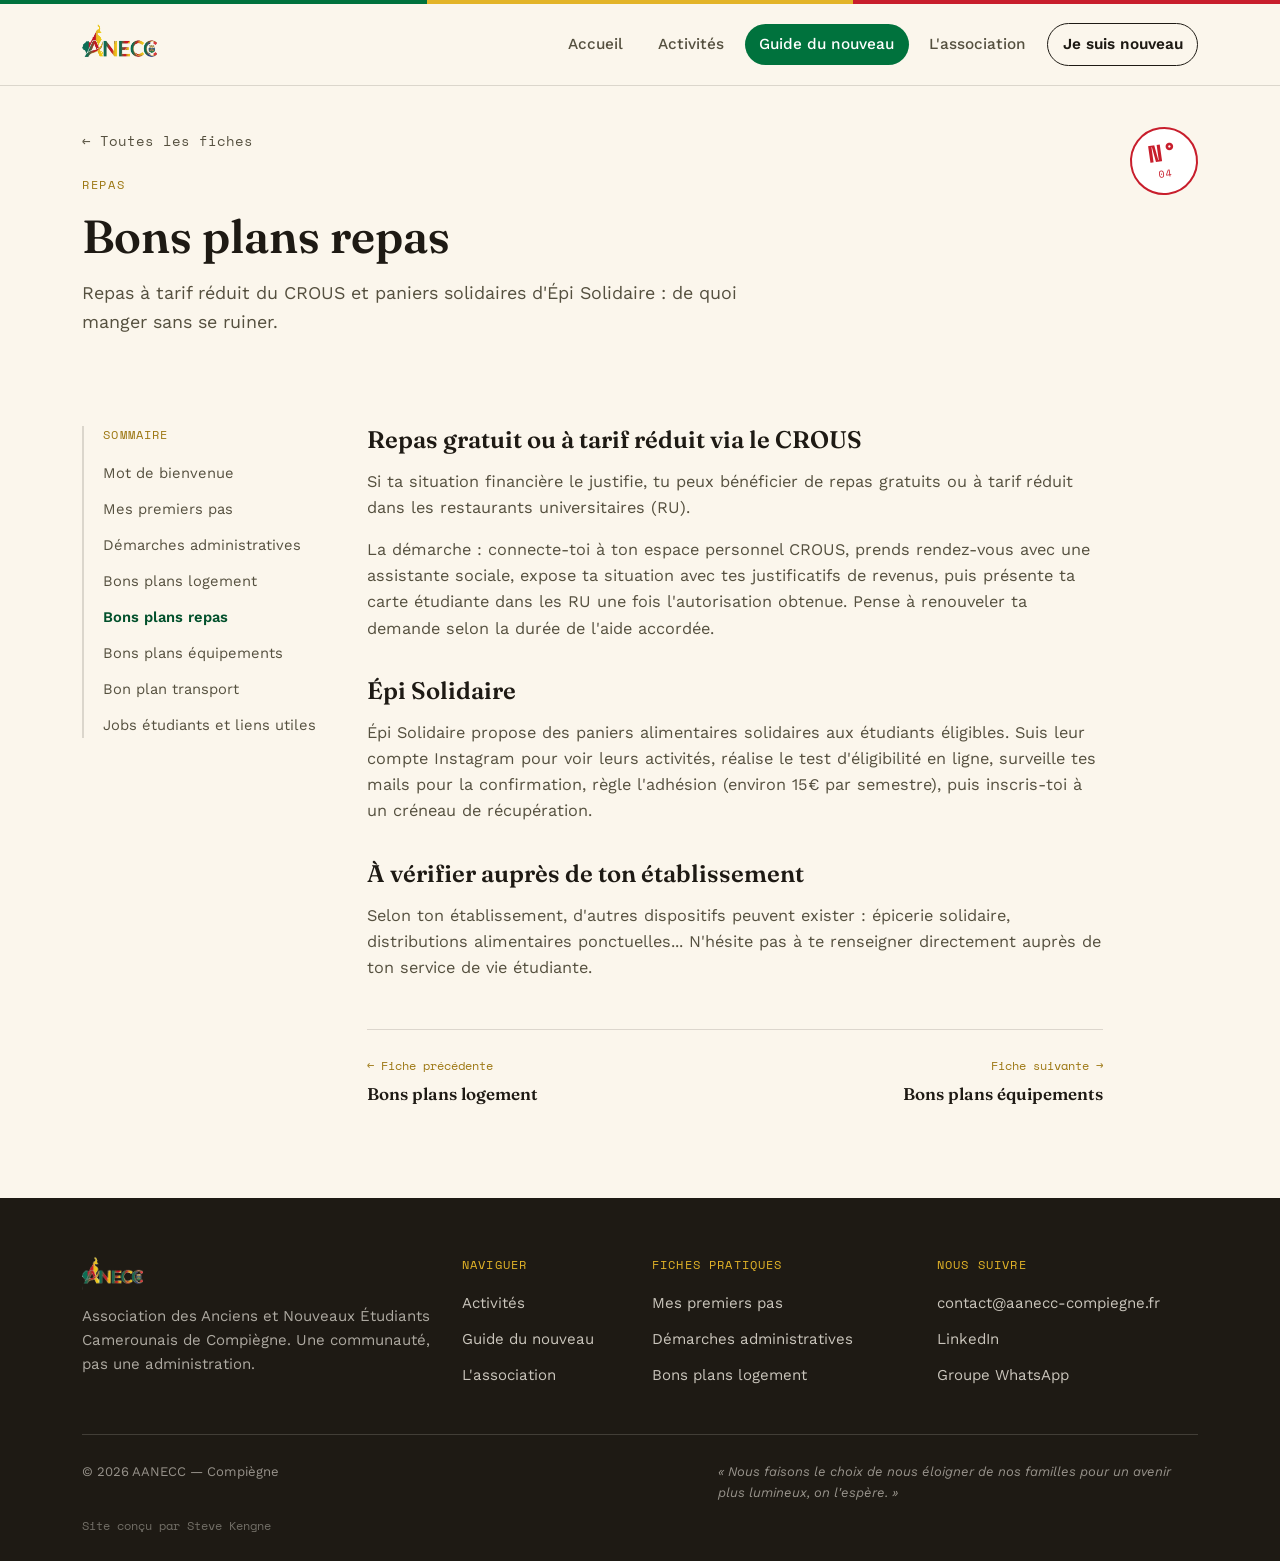
<file: guides/bons-plans-repas/index.html>
<!doctype html>
<html lang="fr">
<head>
  <meta charset="utf-8">
  <meta name="viewport" content="width=device-width, initial-scale=1">
  <title>Bons plans repas — Guide du nouveau — AANECC</title>
  <meta name="description" content="Association des Anciens et Nouveaux Étudiants Camerounais de Compiègne : activités, guides pratiques et entraide.">

  <!-- Bootstrap (grille & utilitaires) -->
  <link href="https://cdn.jsdelivr.net/npm/bootstrap@5.3.3/dist/css/bootstrap.min.css" rel="stylesheet">

  <!-- Typographies -->
  <link rel="preconnect" href="https://fonts.googleapis.com">
  <link rel="preconnect" href="https://fonts.gstatic.com" crossorigin>
  <link href="https://fonts.googleapis.com/css2?family=Fraunces:ital,opsz,wght@0,9..144,300;0,9..144,500;0,9..144,600;0,9..144,700;1,9..144,500;1,9..144,600&family=Work+Sans:wght@400;500;600;700&family=Space+Mono:wght@400;700&display=swap" rel="stylesheet">

  <link rel="stylesheet" href="../../static/css/style.css">
  <link rel="icon" type="image/png" href="../../static/img/logo.png">
</head>
<body>

<div class="flag-rule"></div>

<header class="site-header">
  <div class="container-xl">
    <nav class="navbar navbar-expand-lg site-nav">
      <a class="navbar-brand brand" href="../../index.html">
        <img src="../../static/img/logo.png" alt="Logo AANECC" class="brand-logo">
      </a>
      <button class="navbar-toggler" type="button" data-bs-toggle="collapse" data-bs-target="#mainNav" aria-label="Ouvrir le menu">
        <span class="navbar-toggler-icon"></span>
      </button>
      <div class="collapse navbar-collapse" id="mainNav">
        <ul class="navbar-nav ms-auto main-nav-list">
          <li class="nav-item"><a class="nav-link " href="../../index.html">Accueil</a></li>
          <li class="nav-item"><a class="nav-link " href="../../activites/index.html">Activités</a></li>
          <li class="nav-item"><a class="nav-link active" href="../index.html">Guide du nouveau</a></li>
          <li class="nav-item"><a class="nav-link " href="../../association/index.html">L'association</a></li>
          <li class="nav-item"><a class="nav-link nav-link--cta" href="https://docs.google.com/forms/d/1rxuqMxWp_iiXDdnEn0DA-PxR_gSc_mfRxU-7AWNsDSs/preview" target="_blank" rel="noopener">Je suis nouveau</a></li>
        </ul>
      </div>
    </nav>
  </div>
</header>

<main>
  
<section class="article-hero">
  <div class="container-xl">
    <a href="../index.html" class="back-link">← Toutes les fiches</a>
    <span class="stamp-badge stamp-badge--inline">
      <span class="stamp-badge-line1">N°</span>
      <span class="stamp-badge-line2">04</span>
    </span>
    <p class="eyebrow">Repas</p>
    <h1 class="page-title">Bons plans repas</h1>
    <p class="page-lede">Repas à tarif réduit du CROUS et paniers solidaires d&#39;Épi Solidaire : de quoi manger sans se ruiner.</p>
  </div>
</section>

<section class="section section--article">
  <div class="container-xl">
    <div class="row gy-5">
      <div class="col-lg-3">
        <nav class="sommaire" aria-label="Sommaire du guide">
          <p class="sommaire-title">Sommaire</p>
          <ol class="sommaire-list">
            
            <li class="">
              <a href="../mot-de-bienvenue/index.html">Mot de bienvenue</a>
            </li>
            
            <li class="">
              <a href="../mes-premiers-pas/index.html">Mes premiers pas</a>
            </li>
            
            <li class="">
              <a href="../demarches-administratives/index.html">Démarches administratives</a>
            </li>
            
            <li class="">
              <a href="../bons-plans-logement/index.html">Bons plans logement</a>
            </li>
            
            <li class="is-active">
              <a href="index.html">Bons plans repas</a>
            </li>
            
            <li class="">
              <a href="../bons-plans-equipements/index.html">Bons plans équipements</a>
            </li>
            
            <li class="">
              <a href="../bon-plan-transport/index.html">Bon plan transport</a>
            </li>
            
            <li class="">
              <a href="../jobs-etudiants-et-liens-utiles/index.html">Jobs étudiants et liens utiles</a>
            </li>
            
          </ol>
        </nav>
      </div>

      <div class="col-lg-8">
        <article class="article-content">
          
          <h2>Repas gratuit ou à tarif réduit via le CROUS</h2>
          
          <p>Si ta situation financière le justifie, tu peux bénéficier de repas gratuits ou à tarif réduit dans les restaurants universitaires (RU).</p>
          
          <p>La démarche : connecte-toi à ton espace personnel CROUS, prends rendez-vous avec une assistante sociale, expose ta situation avec tes justificatifs de revenus, puis présente ta carte étudiante dans les RU une fois l&#39;autorisation obtenue. Pense à renouveler ta demande selon la durée de l&#39;aide accordée.</p>
          
          
          <h2>Épi Solidaire</h2>
          
          <p>Épi Solidaire propose des paniers alimentaires solidaires aux étudiants éligibles. Suis leur compte Instagram pour voir leurs activités, réalise le test d&#39;éligibilité en ligne, surveille tes mails pour la confirmation, règle l&#39;adhésion (environ 15€ par semestre), puis inscris-toi à un créneau de récupération.</p>
          
          
          <h2>À vérifier auprès de ton établissement</h2>
          
          <p>Selon ton établissement, d&#39;autres dispositifs peuvent exister : épicerie solidaire, distributions alimentaires ponctuelles... N&#39;hésite pas à te renseigner directement auprès de ton service de vie étudiante.</p>
          
          
        </article>

        <div class="article-pagination">
          
          <a href="../bons-plans-logement/index.html" class="pagination-link pagination-link--prev">
            <span class="pagination-label">← Fiche précédente</span>
            <span class="pagination-title">Bons plans logement</span>
          </a>
          

          
          <a href="../bons-plans-equipements/index.html" class="pagination-link pagination-link--next">
            <span class="pagination-label">Fiche suivante →</span>
            <span class="pagination-title">Bons plans équipements</span>
          </a>
          
        </div>
      </div>
    </div>
  </div>
</section>

</main>

<footer class="site-footer">
  <div class="container-xl">
    <div class="row gy-4">
      <div class="col-lg-4">
        <div class="brand footer-brand">
          <img src="../../static/img/logo.png" alt="Logo AANECC" class="brand-logo brand-logo--footer">
        </div>
        <p class="footer-tagline">Association des Anciens et Nouveaux Étudiants Camerounais de Compiègne. Une communauté, pas une administration.</p>
      </div>
      <div class="col-6 col-lg-2">
        <div class="footer-heading">Naviguer</div>
        <ul class="footer-links">
          <li><a href="../../activites/index.html">Activités</a></li>
          <li><a href="../index.html">Guide du nouveau</a></li>
          <li><a href="../../association/index.html">L'association</a></li>
        </ul>
      </div>
      <div class="col-6 col-lg-3">
        <div class="footer-heading">Fiches pratiques</div>
        <ul class="footer-links">
          <li><a href="../mes-premiers-pas/index.html">Mes premiers pas</a></li>
          <li><a href="../demarches-administratives/index.html">Démarches administratives</a></li>
          <li><a href="../bons-plans-logement/index.html">Bons plans logement</a></li>
        </ul>
      </div>
      <div class="col-lg-3">
        <div class="footer-heading">Nous suivre</div>
        <ul class="footer-links">
          <li><a href="mailto:contact@aanecc-compiegne.fr">contact@aanecc-compiegne.fr</a></li>
          <li><a href="https://www.linkedin.com/company/association-anecc" target="_blank" rel="noopener">LinkedIn</a></li>
          <li><a href="#" target="_blank" rel="noopener">Groupe WhatsApp</a></li>
        </ul>
      </div>
    </div>
    <div class="footer-bottom">
      <span>© 2026 AANECC — Compiègne</span>
      <span class="footer-motto">« Nous faisons le choix de nous éloigner de nos familles pour un avenir plus lumineux, on l'espère. »</span>
    </div>
    <div class="footer-credit">Site conçu par Steve Kengne</div>
  </div>
</footer>

<script src="https://cdn.jsdelivr.net/npm/bootstrap@5.3.3/dist/js/bootstrap.bundle.min.js"></script>
<script src="../../static/js/main.js"></script>
</body>
</html>
</file>
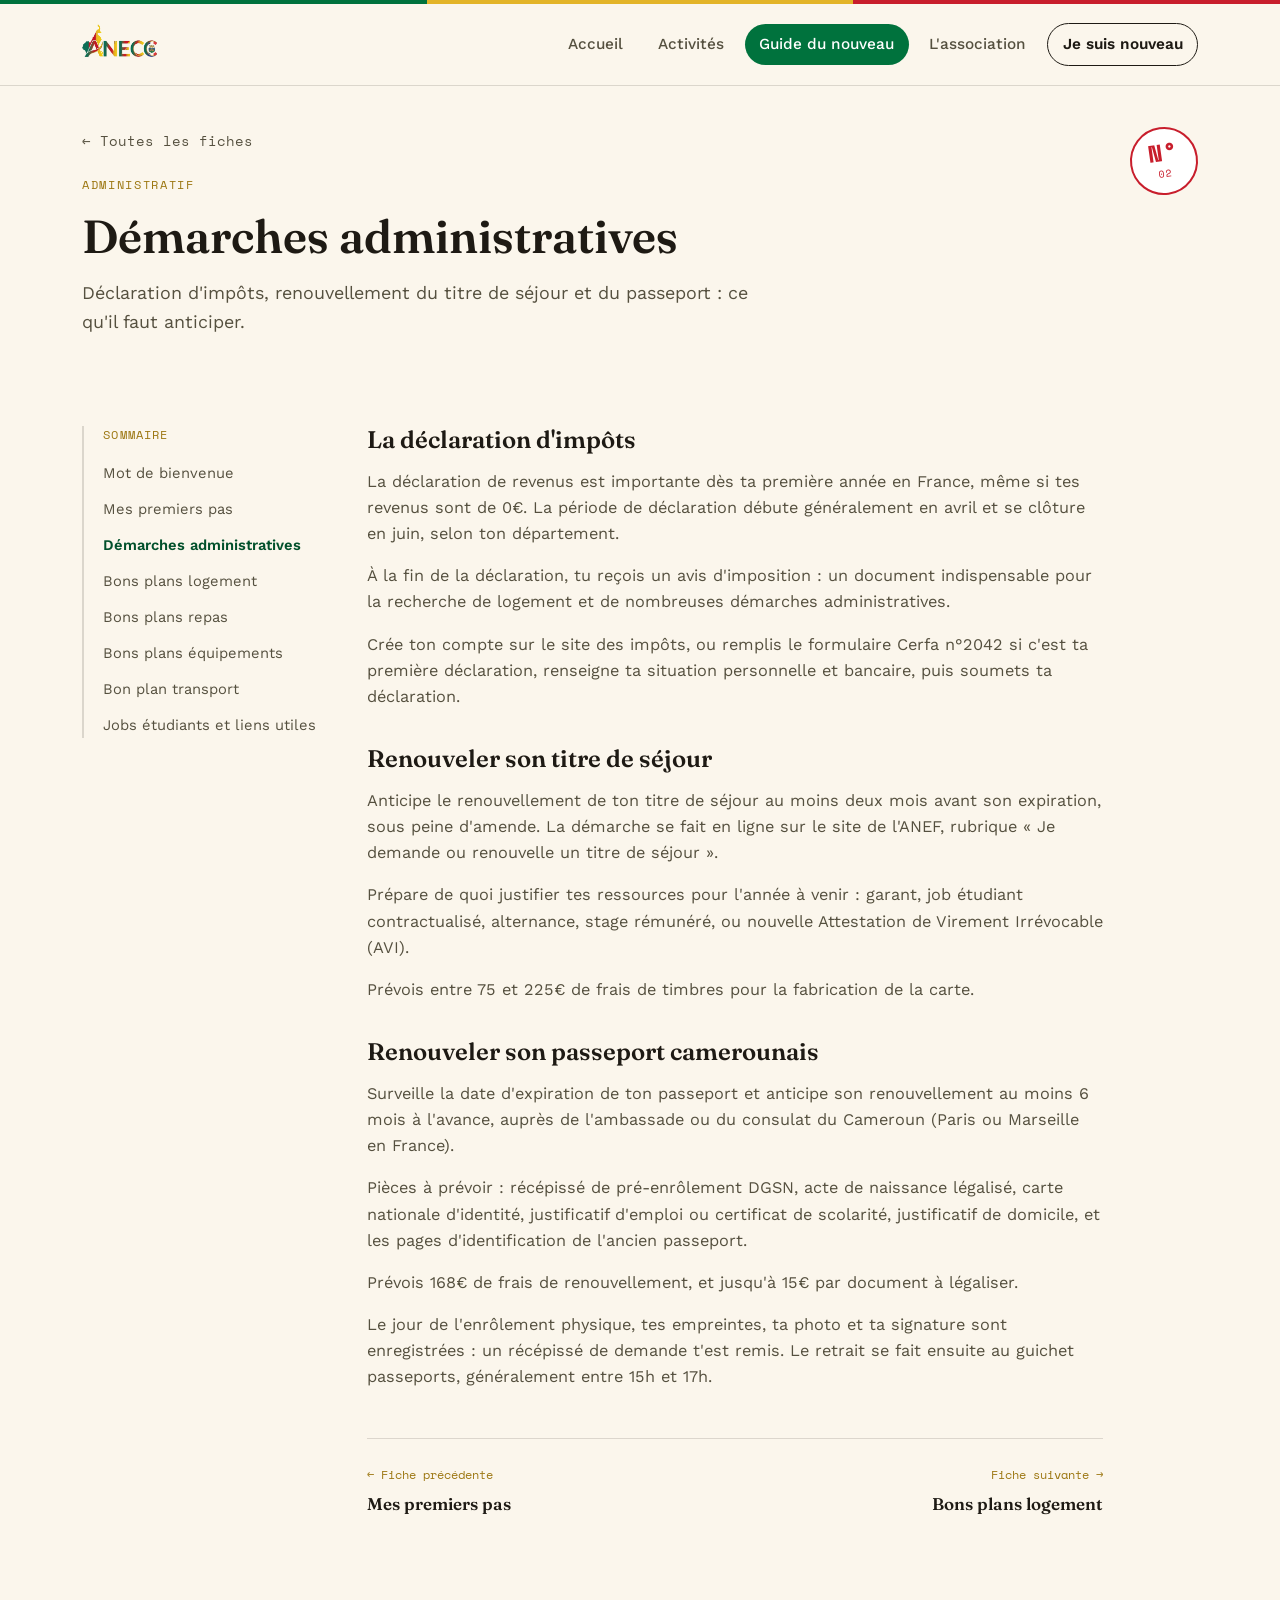
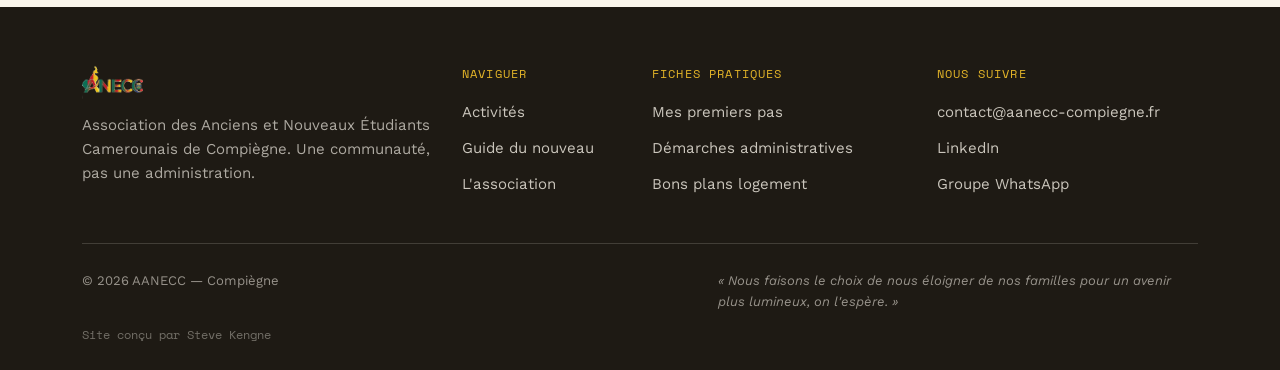
<file: guides/demarches-administratives/index.html>
<!doctype html>
<html lang="fr">
<head>
  <meta charset="utf-8">
  <meta name="viewport" content="width=device-width, initial-scale=1">
  <title>Démarches administratives — Guide du nouveau — AANECC</title>
  <meta name="description" content="Association des Anciens et Nouveaux Étudiants Camerounais de Compiègne : activités, guides pratiques et entraide.">

  <!-- Bootstrap (grille & utilitaires) -->
  <link href="https://cdn.jsdelivr.net/npm/bootstrap@5.3.3/dist/css/bootstrap.min.css" rel="stylesheet">

  <!-- Typographies -->
  <link rel="preconnect" href="https://fonts.googleapis.com">
  <link rel="preconnect" href="https://fonts.gstatic.com" crossorigin>
  <link href="https://fonts.googleapis.com/css2?family=Fraunces:ital,opsz,wght@0,9..144,300;0,9..144,500;0,9..144,600;0,9..144,700;1,9..144,500;1,9..144,600&family=Work+Sans:wght@400;500;600;700&family=Space+Mono:wght@400;700&display=swap" rel="stylesheet">

  <link rel="stylesheet" href="../../static/css/style.css">
  <link rel="icon" type="image/png" href="../../static/img/logo.png">
</head>
<body>

<div class="flag-rule"></div>

<header class="site-header">
  <div class="container-xl">
    <nav class="navbar navbar-expand-lg site-nav">
      <a class="navbar-brand brand" href="../../index.html">
        <img src="../../static/img/logo.png" alt="Logo AANECC" class="brand-logo">
      </a>
      <button class="navbar-toggler" type="button" data-bs-toggle="collapse" data-bs-target="#mainNav" aria-label="Ouvrir le menu">
        <span class="navbar-toggler-icon"></span>
      </button>
      <div class="collapse navbar-collapse" id="mainNav">
        <ul class="navbar-nav ms-auto main-nav-list">
          <li class="nav-item"><a class="nav-link " href="../../index.html">Accueil</a></li>
          <li class="nav-item"><a class="nav-link " href="../../activites/index.html">Activités</a></li>
          <li class="nav-item"><a class="nav-link active" href="../index.html">Guide du nouveau</a></li>
          <li class="nav-item"><a class="nav-link " href="../../association/index.html">L'association</a></li>
          <li class="nav-item"><a class="nav-link nav-link--cta" href="https://docs.google.com/forms/d/1rxuqMxWp_iiXDdnEn0DA-PxR_gSc_mfRxU-7AWNsDSs/preview" target="_blank" rel="noopener">Je suis nouveau</a></li>
        </ul>
      </div>
    </nav>
  </div>
</header>

<main>
  
<section class="article-hero">
  <div class="container-xl">
    <a href="../index.html" class="back-link">← Toutes les fiches</a>
    <span class="stamp-badge stamp-badge--inline">
      <span class="stamp-badge-line1">N°</span>
      <span class="stamp-badge-line2">02</span>
    </span>
    <p class="eyebrow">Administratif</p>
    <h1 class="page-title">Démarches administratives</h1>
    <p class="page-lede">Déclaration d&#39;impôts, renouvellement du titre de séjour et du passeport : ce qu&#39;il faut anticiper.</p>
  </div>
</section>

<section class="section section--article">
  <div class="container-xl">
    <div class="row gy-5">
      <div class="col-lg-3">
        <nav class="sommaire" aria-label="Sommaire du guide">
          <p class="sommaire-title">Sommaire</p>
          <ol class="sommaire-list">
            
            <li class="">
              <a href="../mot-de-bienvenue/index.html">Mot de bienvenue</a>
            </li>
            
            <li class="">
              <a href="../mes-premiers-pas/index.html">Mes premiers pas</a>
            </li>
            
            <li class="is-active">
              <a href="index.html">Démarches administratives</a>
            </li>
            
            <li class="">
              <a href="../bons-plans-logement/index.html">Bons plans logement</a>
            </li>
            
            <li class="">
              <a href="../bons-plans-repas/index.html">Bons plans repas</a>
            </li>
            
            <li class="">
              <a href="../bons-plans-equipements/index.html">Bons plans équipements</a>
            </li>
            
            <li class="">
              <a href="../bon-plan-transport/index.html">Bon plan transport</a>
            </li>
            
            <li class="">
              <a href="../jobs-etudiants-et-liens-utiles/index.html">Jobs étudiants et liens utiles</a>
            </li>
            
          </ol>
        </nav>
      </div>

      <div class="col-lg-8">
        <article class="article-content">
          
          <h2>La déclaration d&#39;impôts</h2>
          
          <p>La déclaration de revenus est importante dès ta première année en France, même si tes revenus sont de 0€. La période de déclaration débute généralement en avril et se clôture en juin, selon ton département.</p>
          
          <p>À la fin de la déclaration, tu reçois un avis d&#39;imposition : un document indispensable pour la recherche de logement et de nombreuses démarches administratives.</p>
          
          <p>Crée ton compte sur le site des impôts, ou remplis le formulaire Cerfa n°2042 si c&#39;est ta première déclaration, renseigne ta situation personnelle et bancaire, puis soumets ta déclaration.</p>
          
          
          <h2>Renouveler son titre de séjour</h2>
          
          <p>Anticipe le renouvellement de ton titre de séjour au moins deux mois avant son expiration, sous peine d&#39;amende. La démarche se fait en ligne sur le site de l&#39;ANEF, rubrique « Je demande ou renouvelle un titre de séjour ».</p>
          
          <p>Prépare de quoi justifier tes ressources pour l&#39;année à venir : garant, job étudiant contractualisé, alternance, stage rémunéré, ou nouvelle Attestation de Virement Irrévocable (AVI).</p>
          
          <p>Prévois entre 75 et 225€ de frais de timbres pour la fabrication de la carte.</p>
          
          
          <h2>Renouveler son passeport camerounais</h2>
          
          <p>Surveille la date d&#39;expiration de ton passeport et anticipe son renouvellement au moins 6 mois à l&#39;avance, auprès de l&#39;ambassade ou du consulat du Cameroun (Paris ou Marseille en France).</p>
          
          <p>Pièces à prévoir : récépissé de pré-enrôlement DGSN, acte de naissance légalisé, carte nationale d&#39;identité, justificatif d&#39;emploi ou certificat de scolarité, justificatif de domicile, et les pages d&#39;identification de l&#39;ancien passeport.</p>
          
          <p>Prévois 168€ de frais de renouvellement, et jusqu&#39;à 15€ par document à légaliser.</p>
          
          <p>Le jour de l&#39;enrôlement physique, tes empreintes, ta photo et ta signature sont enregistrées : un récépissé de demande t&#39;est remis. Le retrait se fait ensuite au guichet passeports, généralement entre 15h et 17h.</p>
          
          
        </article>

        <div class="article-pagination">
          
          <a href="../mes-premiers-pas/index.html" class="pagination-link pagination-link--prev">
            <span class="pagination-label">← Fiche précédente</span>
            <span class="pagination-title">Mes premiers pas</span>
          </a>
          

          
          <a href="../bons-plans-logement/index.html" class="pagination-link pagination-link--next">
            <span class="pagination-label">Fiche suivante →</span>
            <span class="pagination-title">Bons plans logement</span>
          </a>
          
        </div>
      </div>
    </div>
  </div>
</section>

</main>

<footer class="site-footer">
  <div class="container-xl">
    <div class="row gy-4">
      <div class="col-lg-4">
        <div class="brand footer-brand">
          <img src="../../static/img/logo.png" alt="Logo AANECC" class="brand-logo brand-logo--footer">
        </div>
        <p class="footer-tagline">Association des Anciens et Nouveaux Étudiants Camerounais de Compiègne. Une communauté, pas une administration.</p>
      </div>
      <div class="col-6 col-lg-2">
        <div class="footer-heading">Naviguer</div>
        <ul class="footer-links">
          <li><a href="../../activites/index.html">Activités</a></li>
          <li><a href="../index.html">Guide du nouveau</a></li>
          <li><a href="../../association/index.html">L'association</a></li>
        </ul>
      </div>
      <div class="col-6 col-lg-3">
        <div class="footer-heading">Fiches pratiques</div>
        <ul class="footer-links">
          <li><a href="../mes-premiers-pas/index.html">Mes premiers pas</a></li>
          <li><a href="index.html">Démarches administratives</a></li>
          <li><a href="../bons-plans-logement/index.html">Bons plans logement</a></li>
        </ul>
      </div>
      <div class="col-lg-3">
        <div class="footer-heading">Nous suivre</div>
        <ul class="footer-links">
          <li><a href="mailto:contact@aanecc-compiegne.fr">contact@aanecc-compiegne.fr</a></li>
          <li><a href="https://www.linkedin.com/company/association-anecc" target="_blank" rel="noopener">LinkedIn</a></li>
          <li><a href="#" target="_blank" rel="noopener">Groupe WhatsApp</a></li>
        </ul>
      </div>
    </div>
    <div class="footer-bottom">
      <span>© 2026 AANECC — Compiègne</span>
      <span class="footer-motto">« Nous faisons le choix de nous éloigner de nos familles pour un avenir plus lumineux, on l'espère. »</span>
    </div>
    <div class="footer-credit">Site conçu par Steve Kengne</div>
  </div>
</footer>

<script src="https://cdn.jsdelivr.net/npm/bootstrap@5.3.3/dist/js/bootstrap.bundle.min.js"></script>
<script src="../../static/js/main.js"></script>
</body>
</html>
</file>
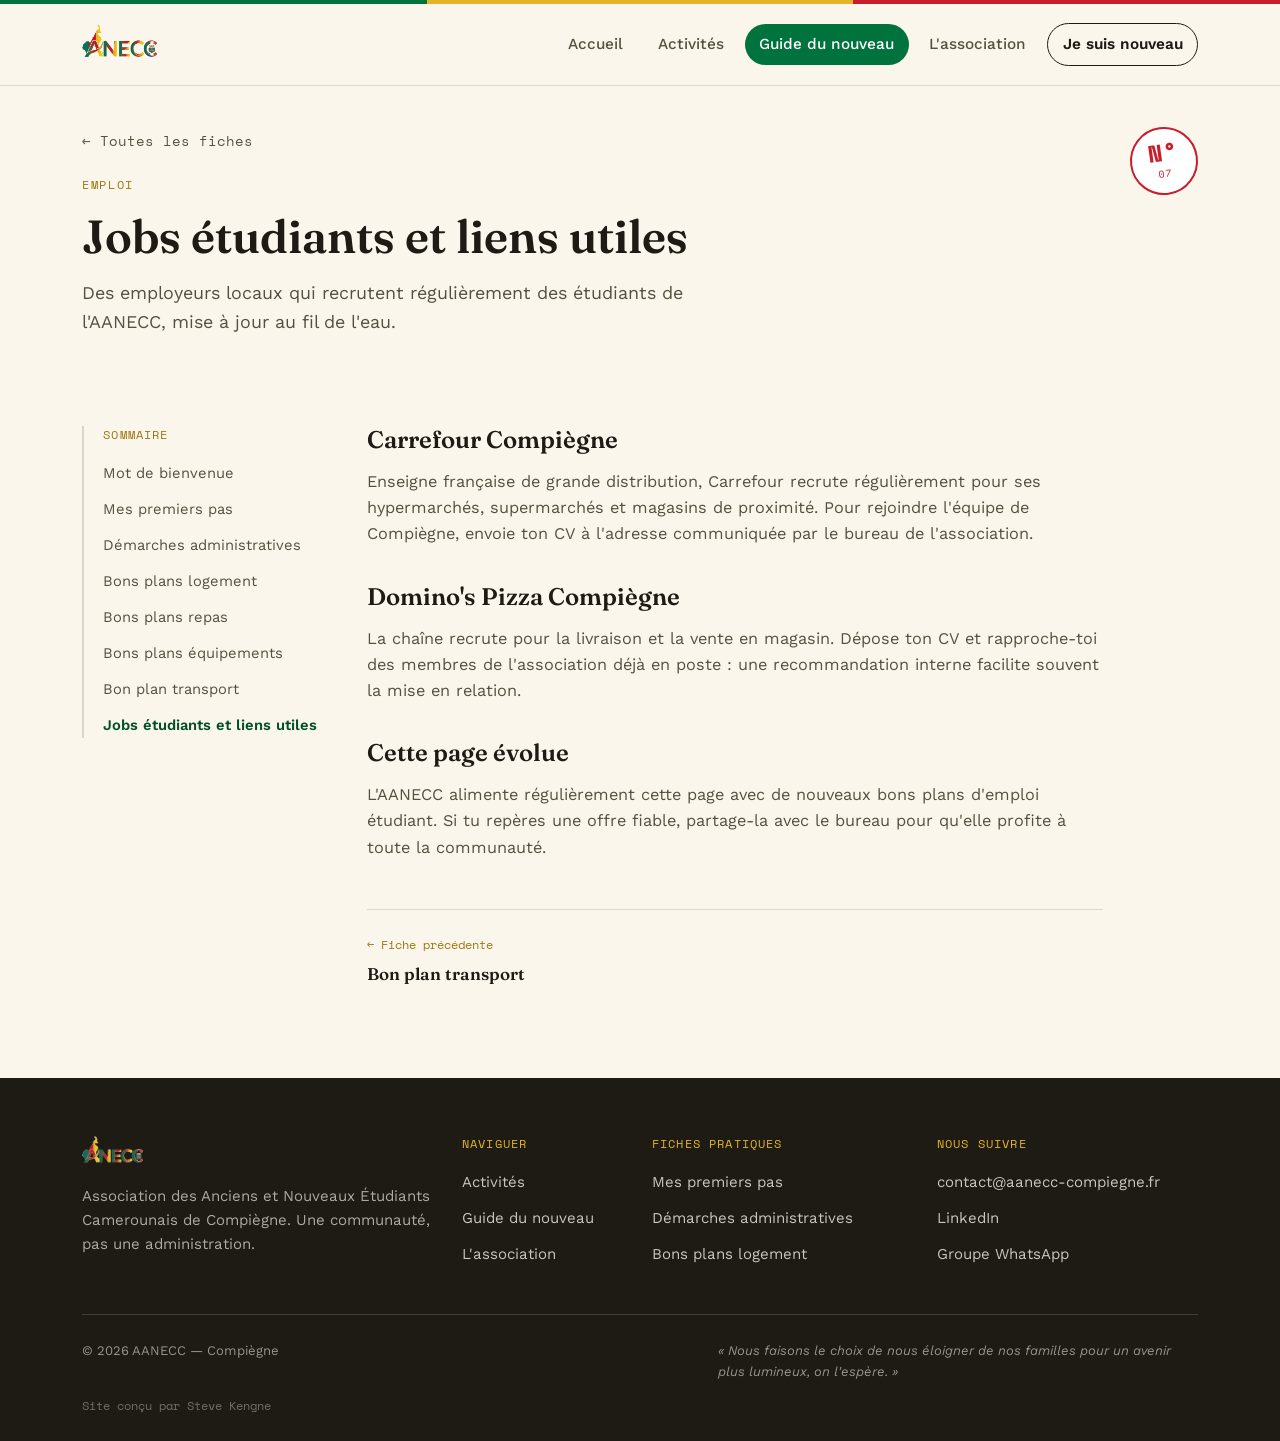
<file: guides/jobs-etudiants-et-liens-utiles/index.html>
<!doctype html>
<html lang="fr">
<head>
  <meta charset="utf-8">
  <meta name="viewport" content="width=device-width, initial-scale=1">
  <title>Jobs étudiants et liens utiles — Guide du nouveau — AANECC</title>
  <meta name="description" content="Association des Anciens et Nouveaux Étudiants Camerounais de Compiègne : activités, guides pratiques et entraide.">

  <!-- Bootstrap (grille & utilitaires) -->
  <link href="https://cdn.jsdelivr.net/npm/bootstrap@5.3.3/dist/css/bootstrap.min.css" rel="stylesheet">

  <!-- Typographies -->
  <link rel="preconnect" href="https://fonts.googleapis.com">
  <link rel="preconnect" href="https://fonts.gstatic.com" crossorigin>
  <link href="https://fonts.googleapis.com/css2?family=Fraunces:ital,opsz,wght@0,9..144,300;0,9..144,500;0,9..144,600;0,9..144,700;1,9..144,500;1,9..144,600&family=Work+Sans:wght@400;500;600;700&family=Space+Mono:wght@400;700&display=swap" rel="stylesheet">

  <link rel="stylesheet" href="../../static/css/style.css">
  <link rel="icon" type="image/png" href="../../static/img/logo.png">
</head>
<body>

<div class="flag-rule"></div>

<header class="site-header">
  <div class="container-xl">
    <nav class="navbar navbar-expand-lg site-nav">
      <a class="navbar-brand brand" href="../../index.html">
        <img src="../../static/img/logo.png" alt="Logo AANECC" class="brand-logo">
      </a>
      <button class="navbar-toggler" type="button" data-bs-toggle="collapse" data-bs-target="#mainNav" aria-label="Ouvrir le menu">
        <span class="navbar-toggler-icon"></span>
      </button>
      <div class="collapse navbar-collapse" id="mainNav">
        <ul class="navbar-nav ms-auto main-nav-list">
          <li class="nav-item"><a class="nav-link " href="../../index.html">Accueil</a></li>
          <li class="nav-item"><a class="nav-link " href="../../activites/index.html">Activités</a></li>
          <li class="nav-item"><a class="nav-link active" href="../index.html">Guide du nouveau</a></li>
          <li class="nav-item"><a class="nav-link " href="../../association/index.html">L'association</a></li>
          <li class="nav-item"><a class="nav-link nav-link--cta" href="https://docs.google.com/forms/d/1rxuqMxWp_iiXDdnEn0DA-PxR_gSc_mfRxU-7AWNsDSs/preview" target="_blank" rel="noopener">Je suis nouveau</a></li>
        </ul>
      </div>
    </nav>
  </div>
</header>

<main>
  
<section class="article-hero">
  <div class="container-xl">
    <a href="../index.html" class="back-link">← Toutes les fiches</a>
    <span class="stamp-badge stamp-badge--inline">
      <span class="stamp-badge-line1">N°</span>
      <span class="stamp-badge-line2">07</span>
    </span>
    <p class="eyebrow">Emploi</p>
    <h1 class="page-title">Jobs étudiants et liens utiles</h1>
    <p class="page-lede">Des employeurs locaux qui recrutent régulièrement des étudiants de l&#39;AANECC, mise à jour au fil de l&#39;eau.</p>
  </div>
</section>

<section class="section section--article">
  <div class="container-xl">
    <div class="row gy-5">
      <div class="col-lg-3">
        <nav class="sommaire" aria-label="Sommaire du guide">
          <p class="sommaire-title">Sommaire</p>
          <ol class="sommaire-list">
            
            <li class="">
              <a href="../mot-de-bienvenue/index.html">Mot de bienvenue</a>
            </li>
            
            <li class="">
              <a href="../mes-premiers-pas/index.html">Mes premiers pas</a>
            </li>
            
            <li class="">
              <a href="../demarches-administratives/index.html">Démarches administratives</a>
            </li>
            
            <li class="">
              <a href="../bons-plans-logement/index.html">Bons plans logement</a>
            </li>
            
            <li class="">
              <a href="../bons-plans-repas/index.html">Bons plans repas</a>
            </li>
            
            <li class="">
              <a href="../bons-plans-equipements/index.html">Bons plans équipements</a>
            </li>
            
            <li class="">
              <a href="../bon-plan-transport/index.html">Bon plan transport</a>
            </li>
            
            <li class="is-active">
              <a href="index.html">Jobs étudiants et liens utiles</a>
            </li>
            
          </ol>
        </nav>
      </div>

      <div class="col-lg-8">
        <article class="article-content">
          
          <h2>Carrefour Compiègne</h2>
          
          <p>Enseigne française de grande distribution, Carrefour recrute régulièrement pour ses hypermarchés, supermarchés et magasins de proximité. Pour rejoindre l&#39;équipe de Compiègne, envoie ton CV à l&#39;adresse communiquée par le bureau de l&#39;association.</p>
          
          
          <h2>Domino&#39;s Pizza Compiègne</h2>
          
          <p>La chaîne recrute pour la livraison et la vente en magasin. Dépose ton CV et rapproche-toi des membres de l&#39;association déjà en poste : une recommandation interne facilite souvent la mise en relation.</p>
          
          
          <h2>Cette page évolue</h2>
          
          <p>L&#39;AANECC alimente régulièrement cette page avec de nouveaux bons plans d&#39;emploi étudiant. Si tu repères une offre fiable, partage-la avec le bureau pour qu&#39;elle profite à toute la communauté.</p>
          
          
        </article>

        <div class="article-pagination">
          
          <a href="../bon-plan-transport/index.html" class="pagination-link pagination-link--prev">
            <span class="pagination-label">← Fiche précédente</span>
            <span class="pagination-title">Bon plan transport</span>
          </a>
          

          
        </div>
      </div>
    </div>
  </div>
</section>

</main>

<footer class="site-footer">
  <div class="container-xl">
    <div class="row gy-4">
      <div class="col-lg-4">
        <div class="brand footer-brand">
          <img src="../../static/img/logo.png" alt="Logo AANECC" class="brand-logo brand-logo--footer">
        </div>
        <p class="footer-tagline">Association des Anciens et Nouveaux Étudiants Camerounais de Compiègne. Une communauté, pas une administration.</p>
      </div>
      <div class="col-6 col-lg-2">
        <div class="footer-heading">Naviguer</div>
        <ul class="footer-links">
          <li><a href="../../activites/index.html">Activités</a></li>
          <li><a href="../index.html">Guide du nouveau</a></li>
          <li><a href="../../association/index.html">L'association</a></li>
        </ul>
      </div>
      <div class="col-6 col-lg-3">
        <div class="footer-heading">Fiches pratiques</div>
        <ul class="footer-links">
          <li><a href="../mes-premiers-pas/index.html">Mes premiers pas</a></li>
          <li><a href="../demarches-administratives/index.html">Démarches administratives</a></li>
          <li><a href="../bons-plans-logement/index.html">Bons plans logement</a></li>
        </ul>
      </div>
      <div class="col-lg-3">
        <div class="footer-heading">Nous suivre</div>
        <ul class="footer-links">
          <li><a href="mailto:contact@aanecc-compiegne.fr">contact@aanecc-compiegne.fr</a></li>
          <li><a href="https://www.linkedin.com/company/association-anecc" target="_blank" rel="noopener">LinkedIn</a></li>
          <li><a href="#" target="_blank" rel="noopener">Groupe WhatsApp</a></li>
        </ul>
      </div>
    </div>
    <div class="footer-bottom">
      <span>© 2026 AANECC — Compiègne</span>
      <span class="footer-motto">« Nous faisons le choix de nous éloigner de nos familles pour un avenir plus lumineux, on l'espère. »</span>
    </div>
    <div class="footer-credit">Site conçu par Steve Kengne</div>
  </div>
</footer>

<script src="https://cdn.jsdelivr.net/npm/bootstrap@5.3.3/dist/js/bootstrap.bundle.min.js"></script>
<script src="../../static/js/main.js"></script>
</body>
</html>
</file>
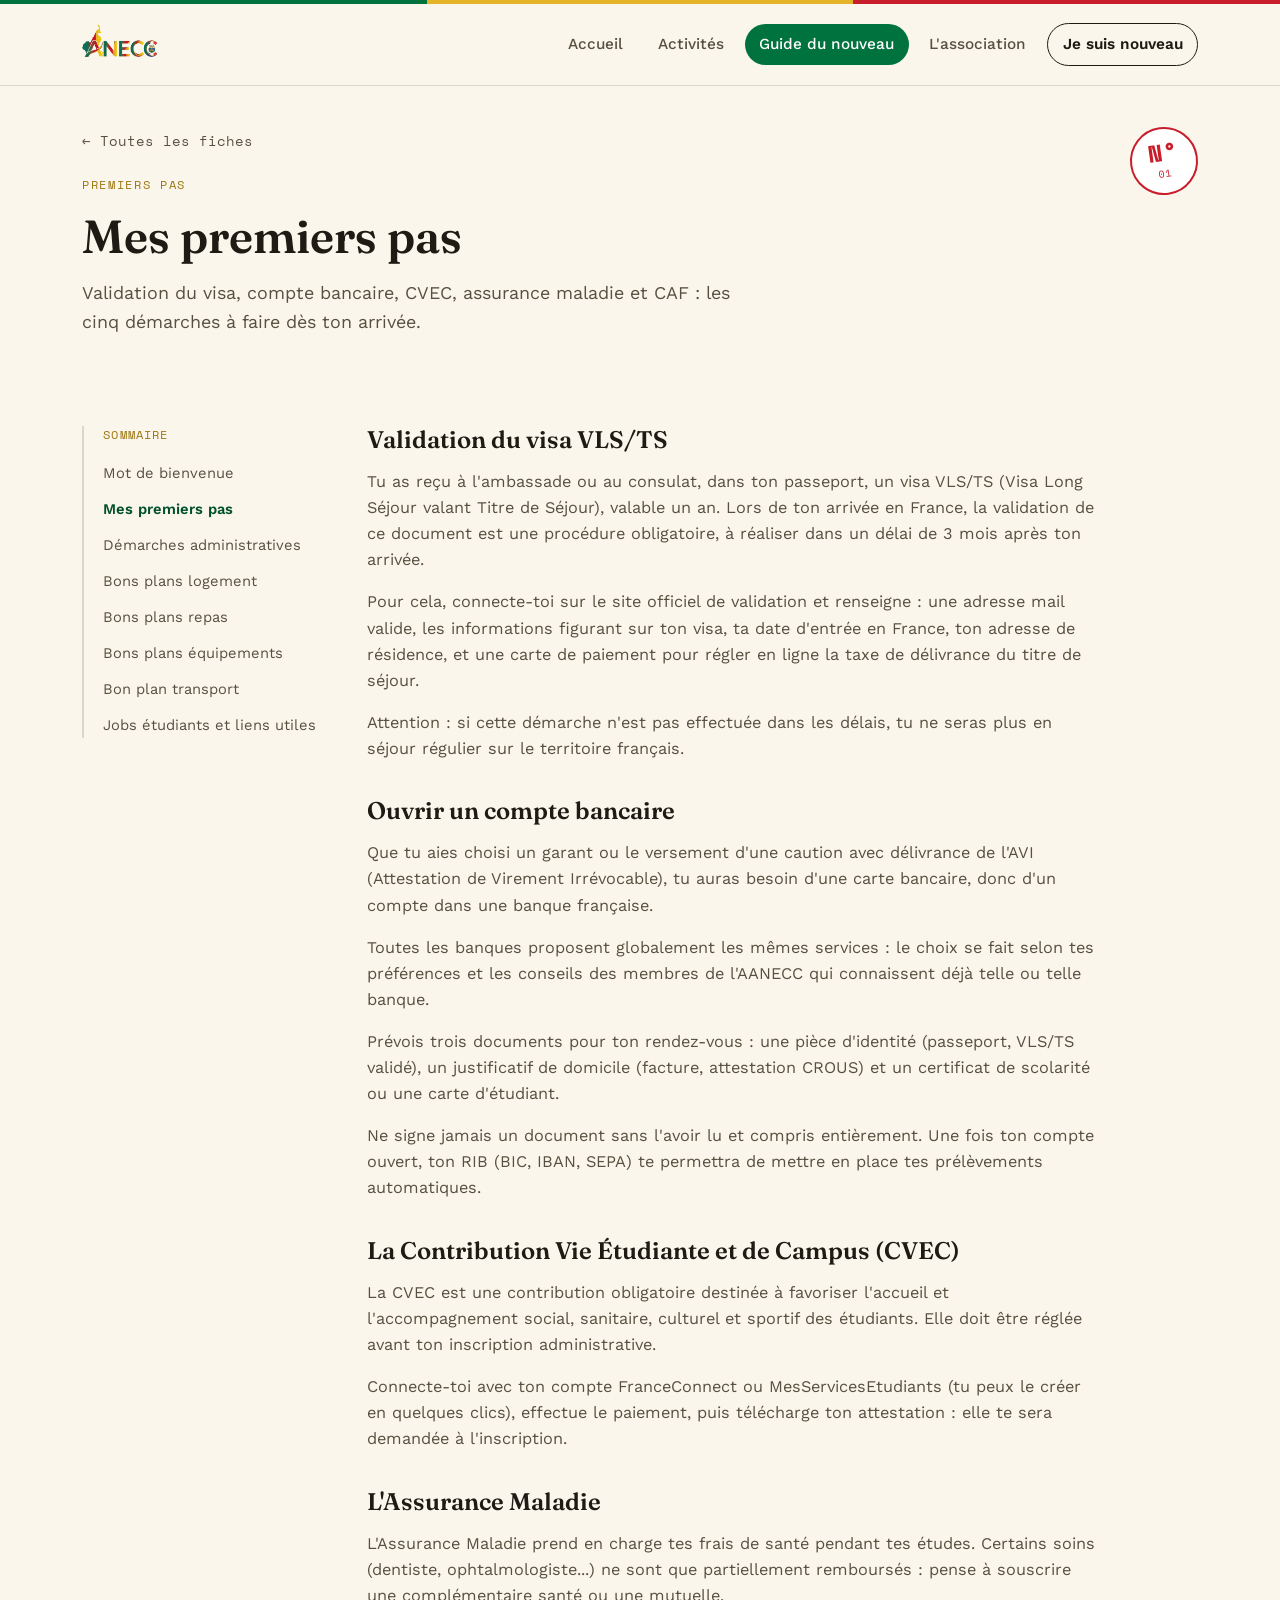
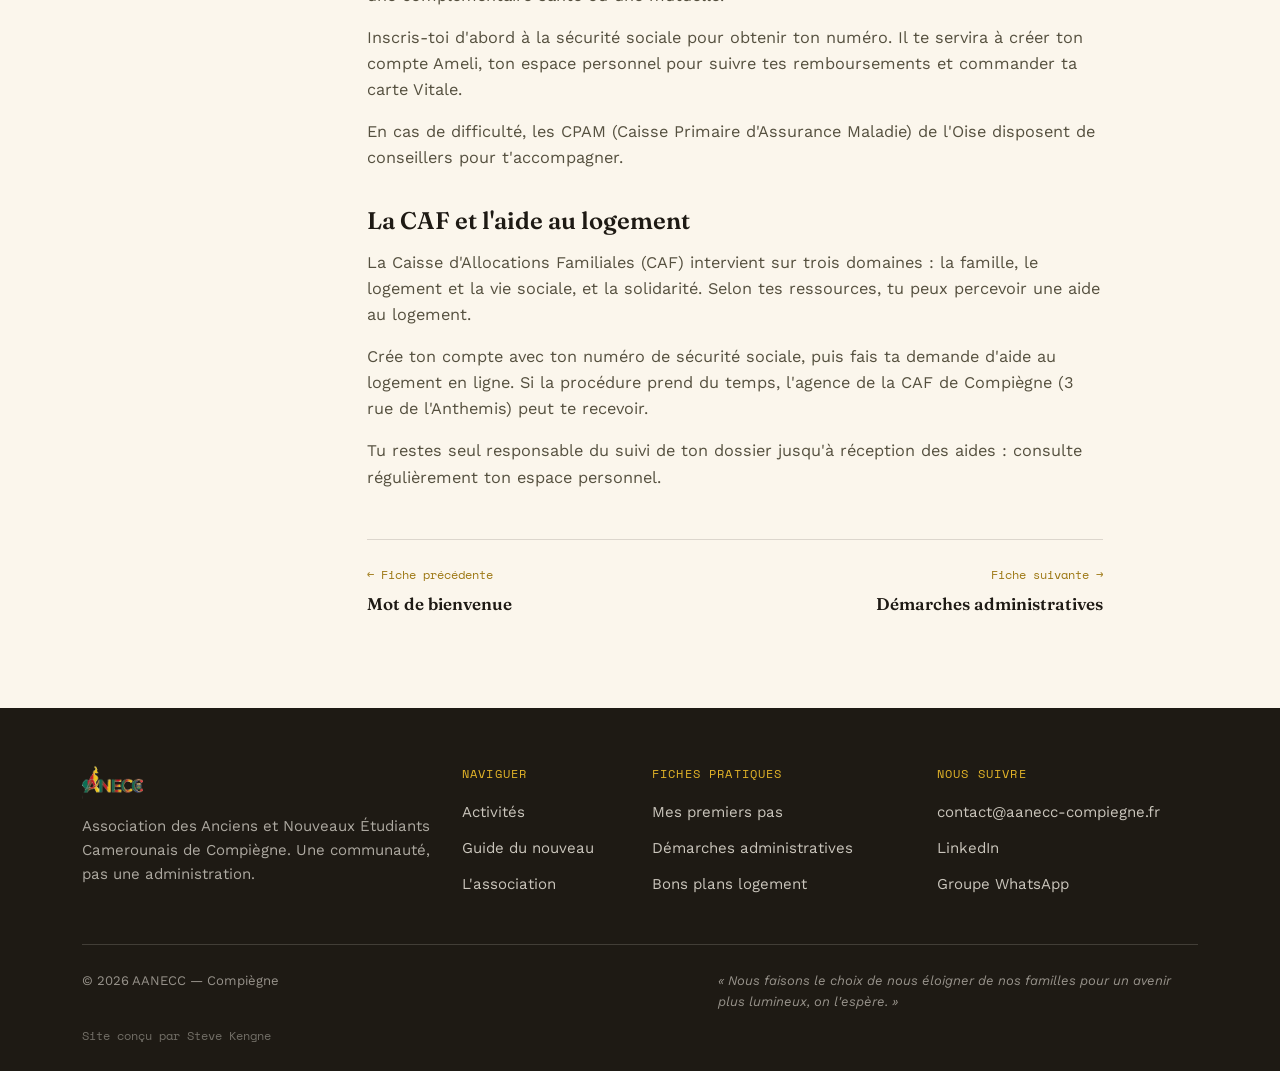
<file: guides/mes-premiers-pas/index.html>
<!doctype html>
<html lang="fr">
<head>
  <meta charset="utf-8">
  <meta name="viewport" content="width=device-width, initial-scale=1">
  <title>Mes premiers pas — Guide du nouveau — AANECC</title>
  <meta name="description" content="Association des Anciens et Nouveaux Étudiants Camerounais de Compiègne : activités, guides pratiques et entraide.">

  <!-- Bootstrap (grille & utilitaires) -->
  <link href="https://cdn.jsdelivr.net/npm/bootstrap@5.3.3/dist/css/bootstrap.min.css" rel="stylesheet">

  <!-- Typographies -->
  <link rel="preconnect" href="https://fonts.googleapis.com">
  <link rel="preconnect" href="https://fonts.gstatic.com" crossorigin>
  <link href="https://fonts.googleapis.com/css2?family=Fraunces:ital,opsz,wght@0,9..144,300;0,9..144,500;0,9..144,600;0,9..144,700;1,9..144,500;1,9..144,600&family=Work+Sans:wght@400;500;600;700&family=Space+Mono:wght@400;700&display=swap" rel="stylesheet">

  <link rel="stylesheet" href="../../static/css/style.css">
  <link rel="icon" type="image/png" href="../../static/img/logo.png">
</head>
<body>

<div class="flag-rule"></div>

<header class="site-header">
  <div class="container-xl">
    <nav class="navbar navbar-expand-lg site-nav">
      <a class="navbar-brand brand" href="../../index.html">
        <img src="../../static/img/logo.png" alt="Logo AANECC" class="brand-logo">
      </a>
      <button class="navbar-toggler" type="button" data-bs-toggle="collapse" data-bs-target="#mainNav" aria-label="Ouvrir le menu">
        <span class="navbar-toggler-icon"></span>
      </button>
      <div class="collapse navbar-collapse" id="mainNav">
        <ul class="navbar-nav ms-auto main-nav-list">
          <li class="nav-item"><a class="nav-link " href="../../index.html">Accueil</a></li>
          <li class="nav-item"><a class="nav-link " href="../../activites/index.html">Activités</a></li>
          <li class="nav-item"><a class="nav-link active" href="../index.html">Guide du nouveau</a></li>
          <li class="nav-item"><a class="nav-link " href="../../association/index.html">L'association</a></li>
          <li class="nav-item"><a class="nav-link nav-link--cta" href="https://docs.google.com/forms/d/1rxuqMxWp_iiXDdnEn0DA-PxR_gSc_mfRxU-7AWNsDSs/preview" target="_blank" rel="noopener">Je suis nouveau</a></li>
        </ul>
      </div>
    </nav>
  </div>
</header>

<main>
  
<section class="article-hero">
  <div class="container-xl">
    <a href="../index.html" class="back-link">← Toutes les fiches</a>
    <span class="stamp-badge stamp-badge--inline">
      <span class="stamp-badge-line1">N°</span>
      <span class="stamp-badge-line2">01</span>
    </span>
    <p class="eyebrow">Premiers pas</p>
    <h1 class="page-title">Mes premiers pas</h1>
    <p class="page-lede">Validation du visa, compte bancaire, CVEC, assurance maladie et CAF : les cinq démarches à faire dès ton arrivée.</p>
  </div>
</section>

<section class="section section--article">
  <div class="container-xl">
    <div class="row gy-5">
      <div class="col-lg-3">
        <nav class="sommaire" aria-label="Sommaire du guide">
          <p class="sommaire-title">Sommaire</p>
          <ol class="sommaire-list">
            
            <li class="">
              <a href="../mot-de-bienvenue/index.html">Mot de bienvenue</a>
            </li>
            
            <li class="is-active">
              <a href="index.html">Mes premiers pas</a>
            </li>
            
            <li class="">
              <a href="../demarches-administratives/index.html">Démarches administratives</a>
            </li>
            
            <li class="">
              <a href="../bons-plans-logement/index.html">Bons plans logement</a>
            </li>
            
            <li class="">
              <a href="../bons-plans-repas/index.html">Bons plans repas</a>
            </li>
            
            <li class="">
              <a href="../bons-plans-equipements/index.html">Bons plans équipements</a>
            </li>
            
            <li class="">
              <a href="../bon-plan-transport/index.html">Bon plan transport</a>
            </li>
            
            <li class="">
              <a href="../jobs-etudiants-et-liens-utiles/index.html">Jobs étudiants et liens utiles</a>
            </li>
            
          </ol>
        </nav>
      </div>

      <div class="col-lg-8">
        <article class="article-content">
          
          <h2>Validation du visa VLS/TS</h2>
          
          <p>Tu as reçu à l&#39;ambassade ou au consulat, dans ton passeport, un visa VLS/TS (Visa Long Séjour valant Titre de Séjour), valable un an. Lors de ton arrivée en France, la validation de ce document est une procédure obligatoire, à réaliser dans un délai de 3 mois après ton arrivée.</p>
          
          <p>Pour cela, connecte-toi sur le site officiel de validation et renseigne : une adresse mail valide, les informations figurant sur ton visa, ta date d&#39;entrée en France, ton adresse de résidence, et une carte de paiement pour régler en ligne la taxe de délivrance du titre de séjour.</p>
          
          <p>Attention : si cette démarche n&#39;est pas effectuée dans les délais, tu ne seras plus en séjour régulier sur le territoire français.</p>
          
          
          <h2>Ouvrir un compte bancaire</h2>
          
          <p>Que tu aies choisi un garant ou le versement d&#39;une caution avec délivrance de l&#39;AVI (Attestation de Virement Irrévocable), tu auras besoin d&#39;une carte bancaire, donc d&#39;un compte dans une banque française.</p>
          
          <p>Toutes les banques proposent globalement les mêmes services : le choix se fait selon tes préférences et les conseils des membres de l&#39;AANECC qui connaissent déjà telle ou telle banque.</p>
          
          <p>Prévois trois documents pour ton rendez-vous : une pièce d&#39;identité (passeport, VLS/TS validé), un justificatif de domicile (facture, attestation CROUS) et un certificat de scolarité ou une carte d&#39;étudiant.</p>
          
          <p>Ne signe jamais un document sans l&#39;avoir lu et compris entièrement. Une fois ton compte ouvert, ton RIB (BIC, IBAN, SEPA) te permettra de mettre en place tes prélèvements automatiques.</p>
          
          
          <h2>La Contribution Vie Étudiante et de Campus (CVEC)</h2>
          
          <p>La CVEC est une contribution obligatoire destinée à favoriser l&#39;accueil et l&#39;accompagnement social, sanitaire, culturel et sportif des étudiants. Elle doit être réglée avant ton inscription administrative.</p>
          
          <p>Connecte-toi avec ton compte FranceConnect ou MesServicesEtudiants (tu peux le créer en quelques clics), effectue le paiement, puis télécharge ton attestation : elle te sera demandée à l&#39;inscription.</p>
          
          
          <h2>L&#39;Assurance Maladie</h2>
          
          <p>L&#39;Assurance Maladie prend en charge tes frais de santé pendant tes études. Certains soins (dentiste, ophtalmologiste...) ne sont que partiellement remboursés : pense à souscrire une complémentaire santé ou une mutuelle.</p>
          
          <p>Inscris-toi d&#39;abord à la sécurité sociale pour obtenir ton numéro. Il te servira à créer ton compte Ameli, ton espace personnel pour suivre tes remboursements et commander ta carte Vitale.</p>
          
          <p>En cas de difficulté, les CPAM (Caisse Primaire d&#39;Assurance Maladie) de l&#39;Oise disposent de conseillers pour t&#39;accompagner.</p>
          
          
          <h2>La CAF et l&#39;aide au logement</h2>
          
          <p>La Caisse d&#39;Allocations Familiales (CAF) intervient sur trois domaines : la famille, le logement et la vie sociale, et la solidarité. Selon tes ressources, tu peux percevoir une aide au logement.</p>
          
          <p>Crée ton compte avec ton numéro de sécurité sociale, puis fais ta demande d&#39;aide au logement en ligne. Si la procédure prend du temps, l&#39;agence de la CAF de Compiègne (3 rue de l&#39;Anthemis) peut te recevoir.</p>
          
          <p>Tu restes seul responsable du suivi de ton dossier jusqu&#39;à réception des aides : consulte régulièrement ton espace personnel.</p>
          
          
        </article>

        <div class="article-pagination">
          
          <a href="../mot-de-bienvenue/index.html" class="pagination-link pagination-link--prev">
            <span class="pagination-label">← Fiche précédente</span>
            <span class="pagination-title">Mot de bienvenue</span>
          </a>
          

          
          <a href="../demarches-administratives/index.html" class="pagination-link pagination-link--next">
            <span class="pagination-label">Fiche suivante →</span>
            <span class="pagination-title">Démarches administratives</span>
          </a>
          
        </div>
      </div>
    </div>
  </div>
</section>

</main>

<footer class="site-footer">
  <div class="container-xl">
    <div class="row gy-4">
      <div class="col-lg-4">
        <div class="brand footer-brand">
          <img src="../../static/img/logo.png" alt="Logo AANECC" class="brand-logo brand-logo--footer">
        </div>
        <p class="footer-tagline">Association des Anciens et Nouveaux Étudiants Camerounais de Compiègne. Une communauté, pas une administration.</p>
      </div>
      <div class="col-6 col-lg-2">
        <div class="footer-heading">Naviguer</div>
        <ul class="footer-links">
          <li><a href="../../activites/index.html">Activités</a></li>
          <li><a href="../index.html">Guide du nouveau</a></li>
          <li><a href="../../association/index.html">L'association</a></li>
        </ul>
      </div>
      <div class="col-6 col-lg-3">
        <div class="footer-heading">Fiches pratiques</div>
        <ul class="footer-links">
          <li><a href="index.html">Mes premiers pas</a></li>
          <li><a href="../demarches-administratives/index.html">Démarches administratives</a></li>
          <li><a href="../bons-plans-logement/index.html">Bons plans logement</a></li>
        </ul>
      </div>
      <div class="col-lg-3">
        <div class="footer-heading">Nous suivre</div>
        <ul class="footer-links">
          <li><a href="mailto:contact@aanecc-compiegne.fr">contact@aanecc-compiegne.fr</a></li>
          <li><a href="https://www.linkedin.com/company/association-anecc" target="_blank" rel="noopener">LinkedIn</a></li>
          <li><a href="#" target="_blank" rel="noopener">Groupe WhatsApp</a></li>
        </ul>
      </div>
    </div>
    <div class="footer-bottom">
      <span>© 2026 AANECC — Compiègne</span>
      <span class="footer-motto">« Nous faisons le choix de nous éloigner de nos familles pour un avenir plus lumineux, on l'espère. »</span>
    </div>
    <div class="footer-credit">Site conçu par Steve Kengne</div>
  </div>
</footer>

<script src="https://cdn.jsdelivr.net/npm/bootstrap@5.3.3/dist/js/bootstrap.bundle.min.js"></script>
<script src="../../static/js/main.js"></script>
</body>
</html>
</file>
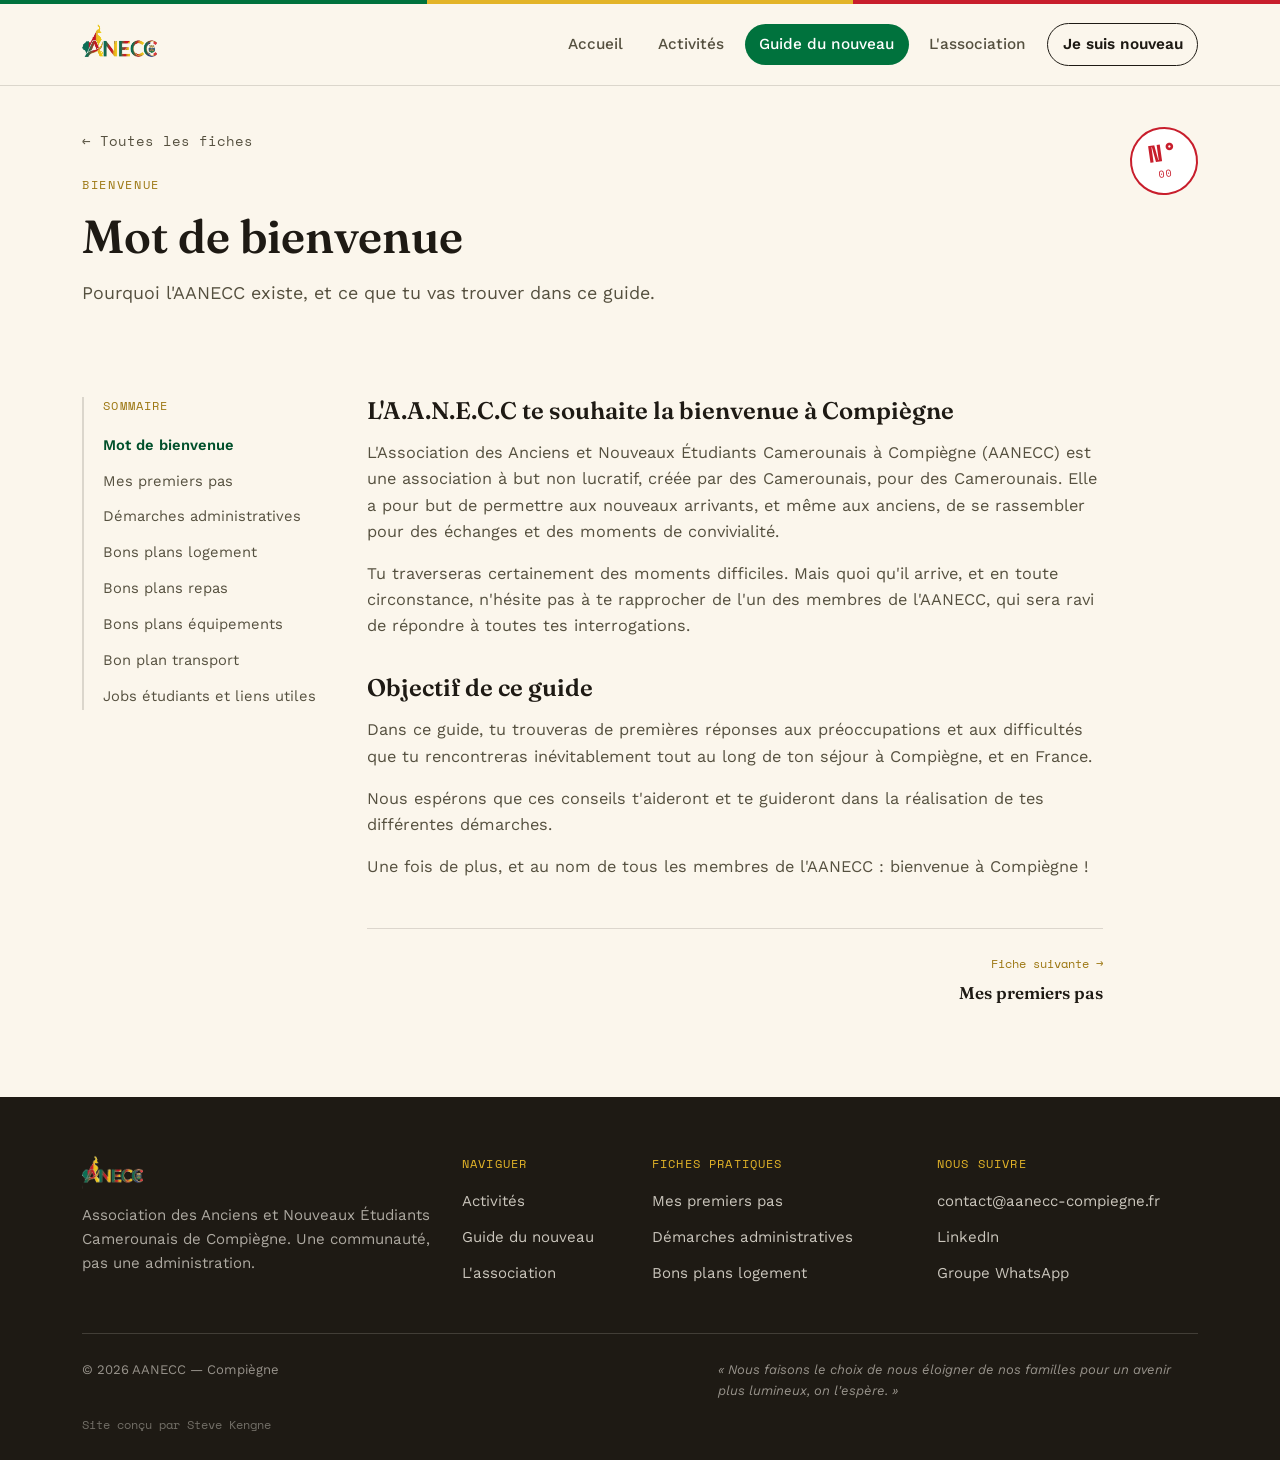
<file: guides/mot-de-bienvenue/index.html>
<!doctype html>
<html lang="fr">
<head>
  <meta charset="utf-8">
  <meta name="viewport" content="width=device-width, initial-scale=1">
  <title>Mot de bienvenue — Guide du nouveau — AANECC</title>
  <meta name="description" content="Association des Anciens et Nouveaux Étudiants Camerounais de Compiègne : activités, guides pratiques et entraide.">

  <!-- Bootstrap (grille & utilitaires) -->
  <link href="https://cdn.jsdelivr.net/npm/bootstrap@5.3.3/dist/css/bootstrap.min.css" rel="stylesheet">

  <!-- Typographies -->
  <link rel="preconnect" href="https://fonts.googleapis.com">
  <link rel="preconnect" href="https://fonts.gstatic.com" crossorigin>
  <link href="https://fonts.googleapis.com/css2?family=Fraunces:ital,opsz,wght@0,9..144,300;0,9..144,500;0,9..144,600;0,9..144,700;1,9..144,500;1,9..144,600&family=Work+Sans:wght@400;500;600;700&family=Space+Mono:wght@400;700&display=swap" rel="stylesheet">

  <link rel="stylesheet" href="../../static/css/style.css">
  <link rel="icon" type="image/png" href="../../static/img/logo.png">
</head>
<body>

<div class="flag-rule"></div>

<header class="site-header">
  <div class="container-xl">
    <nav class="navbar navbar-expand-lg site-nav">
      <a class="navbar-brand brand" href="../../index.html">
        <img src="../../static/img/logo.png" alt="Logo AANECC" class="brand-logo">
      </a>
      <button class="navbar-toggler" type="button" data-bs-toggle="collapse" data-bs-target="#mainNav" aria-label="Ouvrir le menu">
        <span class="navbar-toggler-icon"></span>
      </button>
      <div class="collapse navbar-collapse" id="mainNav">
        <ul class="navbar-nav ms-auto main-nav-list">
          <li class="nav-item"><a class="nav-link " href="../../index.html">Accueil</a></li>
          <li class="nav-item"><a class="nav-link " href="../../activites/index.html">Activités</a></li>
          <li class="nav-item"><a class="nav-link active" href="../index.html">Guide du nouveau</a></li>
          <li class="nav-item"><a class="nav-link " href="../../association/index.html">L'association</a></li>
          <li class="nav-item"><a class="nav-link nav-link--cta" href="https://docs.google.com/forms/d/1rxuqMxWp_iiXDdnEn0DA-PxR_gSc_mfRxU-7AWNsDSs/preview" target="_blank" rel="noopener">Je suis nouveau</a></li>
        </ul>
      </div>
    </nav>
  </div>
</header>

<main>
  
<section class="article-hero">
  <div class="container-xl">
    <a href="../index.html" class="back-link">← Toutes les fiches</a>
    <span class="stamp-badge stamp-badge--inline">
      <span class="stamp-badge-line1">N°</span>
      <span class="stamp-badge-line2">00</span>
    </span>
    <p class="eyebrow">Bienvenue</p>
    <h1 class="page-title">Mot de bienvenue</h1>
    <p class="page-lede">Pourquoi l&#39;AANECC existe, et ce que tu vas trouver dans ce guide.</p>
  </div>
</section>

<section class="section section--article">
  <div class="container-xl">
    <div class="row gy-5">
      <div class="col-lg-3">
        <nav class="sommaire" aria-label="Sommaire du guide">
          <p class="sommaire-title">Sommaire</p>
          <ol class="sommaire-list">
            
            <li class="is-active">
              <a href="index.html">Mot de bienvenue</a>
            </li>
            
            <li class="">
              <a href="../mes-premiers-pas/index.html">Mes premiers pas</a>
            </li>
            
            <li class="">
              <a href="../demarches-administratives/index.html">Démarches administratives</a>
            </li>
            
            <li class="">
              <a href="../bons-plans-logement/index.html">Bons plans logement</a>
            </li>
            
            <li class="">
              <a href="../bons-plans-repas/index.html">Bons plans repas</a>
            </li>
            
            <li class="">
              <a href="../bons-plans-equipements/index.html">Bons plans équipements</a>
            </li>
            
            <li class="">
              <a href="../bon-plan-transport/index.html">Bon plan transport</a>
            </li>
            
            <li class="">
              <a href="../jobs-etudiants-et-liens-utiles/index.html">Jobs étudiants et liens utiles</a>
            </li>
            
          </ol>
        </nav>
      </div>

      <div class="col-lg-8">
        <article class="article-content">
          
          <h2>L&#39;A.A.N.E.C.C te souhaite la bienvenue à Compiègne</h2>
          
          <p>L&#39;Association des Anciens et Nouveaux Étudiants Camerounais à Compiègne (AANECC) est une association à but non lucratif, créée par des Camerounais, pour des Camerounais. Elle a pour but de permettre aux nouveaux arrivants, et même aux anciens, de se rassembler pour des échanges et des moments de convivialité.</p>
          
          <p>Tu traverseras certainement des moments difficiles. Mais quoi qu&#39;il arrive, et en toute circonstance, n&#39;hésite pas à te rapprocher de l&#39;un des membres de l&#39;AANECC, qui sera ravi de répondre à toutes tes interrogations.</p>
          
          
          <h2>Objectif de ce guide</h2>
          
          <p>Dans ce guide, tu trouveras de premières réponses aux préoccupations et aux difficultés que tu rencontreras inévitablement tout au long de ton séjour à Compiègne, et en France.</p>
          
          <p>Nous espérons que ces conseils t&#39;aideront et te guideront dans la réalisation de tes différentes démarches.</p>
          
          <p>Une fois de plus, et au nom de tous les membres de l&#39;AANECC : bienvenue à Compiègne !</p>
          
          
        </article>

        <div class="article-pagination">
          
          <span></span>
          

          
          <a href="../mes-premiers-pas/index.html" class="pagination-link pagination-link--next">
            <span class="pagination-label">Fiche suivante →</span>
            <span class="pagination-title">Mes premiers pas</span>
          </a>
          
        </div>
      </div>
    </div>
  </div>
</section>

</main>

<footer class="site-footer">
  <div class="container-xl">
    <div class="row gy-4">
      <div class="col-lg-4">
        <div class="brand footer-brand">
          <img src="../../static/img/logo.png" alt="Logo AANECC" class="brand-logo brand-logo--footer">
        </div>
        <p class="footer-tagline">Association des Anciens et Nouveaux Étudiants Camerounais de Compiègne. Une communauté, pas une administration.</p>
      </div>
      <div class="col-6 col-lg-2">
        <div class="footer-heading">Naviguer</div>
        <ul class="footer-links">
          <li><a href="../../activites/index.html">Activités</a></li>
          <li><a href="../index.html">Guide du nouveau</a></li>
          <li><a href="../../association/index.html">L'association</a></li>
        </ul>
      </div>
      <div class="col-6 col-lg-3">
        <div class="footer-heading">Fiches pratiques</div>
        <ul class="footer-links">
          <li><a href="../mes-premiers-pas/index.html">Mes premiers pas</a></li>
          <li><a href="../demarches-administratives/index.html">Démarches administratives</a></li>
          <li><a href="../bons-plans-logement/index.html">Bons plans logement</a></li>
        </ul>
      </div>
      <div class="col-lg-3">
        <div class="footer-heading">Nous suivre</div>
        <ul class="footer-links">
          <li><a href="mailto:contact@aanecc-compiegne.fr">contact@aanecc-compiegne.fr</a></li>
          <li><a href="https://www.linkedin.com/company/association-anecc" target="_blank" rel="noopener">LinkedIn</a></li>
          <li><a href="#" target="_blank" rel="noopener">Groupe WhatsApp</a></li>
        </ul>
      </div>
    </div>
    <div class="footer-bottom">
      <span>© 2026 AANECC — Compiègne</span>
      <span class="footer-motto">« Nous faisons le choix de nous éloigner de nos familles pour un avenir plus lumineux, on l'espère. »</span>
    </div>
    <div class="footer-credit">Site conçu par Steve Kengne</div>
  </div>
</footer>

<script src="https://cdn.jsdelivr.net/npm/bootstrap@5.3.3/dist/js/bootstrap.bundle.min.js"></script>
<script src="../../static/js/main.js"></script>
</body>
</html>
</file>
<file: static/css/style.css>
/* =========================================================================
   AANECC — Design tokens
   Palette tirée du drapeau camerounais + bleu de l'écusson de Compiègne.
   Display : Fraunces (chaleureux, avec du caractère)
   Corps   : Work Sans
   Utilitaire / "tampon administratif" : Space Mono
   Signature : le tampon circulaire — clin d'oeil aux visas, récépissés et
   cachets qui rythment la vie administrative des étudiants internationaux.
   ========================================================================= */

:root {
  --cream: #FBF6EC;
  --paper: #FFFFFF;
  --ink: #1E1A14;
  --ink-soft: #55503F;

  --green: #00723D;
  --green-deep: #01502B;
  --red: #C81E2C;
  --gold: #E3B428;
  --gold-deep: #9C7712;
  --blue: #1F3B5C;

  --line: rgba(30, 26, 20, 0.14);

  --font-display: "Fraunces", ui-serif, Georgia, serif;
  --font-body: "Work Sans", -apple-system, BlinkMacSystemFont, sans-serif;
  --font-mono: "Space Mono", ui-monospace, monospace;

  --radius: 18px;
  --shadow-card: 0 14px 34px -20px rgba(30, 26, 20, 0.35);
}

* { box-sizing: border-box; }

html { scroll-behavior: smooth; }

body {
  background: var(--cream);
  color: var(--ink);
  font-family: var(--font-body);
  font-size: 17px;
  line-height: 1.6;
}

a { color: inherit; text-decoration: none; }

@media (prefers-reduced-motion: reduce) {
  html { scroll-behavior: auto; }
  * { animation-duration: 0.001ms !important; animation-iteration-count: 1 !important; transition-duration: 0.001ms !important; }
}

/* Tricolor rule pinned at the very top of the page */
.flag-rule {
  height: 4px;
  width: 100%;
  background: linear-gradient(90deg, var(--green) 0 33.33%, var(--gold) 33.33% 66.66%, var(--red) 66.66% 100%);
}

/* -------------------------------------------------------------------------
   Header / Nav
   ------------------------------------------------------------------------- */
.site-header {
  position: sticky;
  top: 0;
  z-index: 40;
  background: rgba(251, 246, 236, 0.88);
  backdrop-filter: blur(10px);
  border-bottom: 1px solid var(--line);
}

.site-nav { padding: 0.9rem 0; }

.brand {
  display: inline-flex;
  align-items: center;
  gap: 0.6rem;
  color: var(--ink);
}

.brand-logo { height: 42px; width: auto; display: block; }
.brand-logo--footer { height: 34px; }

.main-nav-list { gap: 0.4rem; align-items: center; }

.main-nav-list .nav-link {
  font-family: var(--font-body);
  font-weight: 500;
  font-size: 0.96rem;
  color: var(--ink-soft);
  padding: 0.5rem 0.9rem !important;
  border-radius: 999px;
  transition: background 0.15s ease, color 0.15s ease;
}

.main-nav-list .nav-link:hover { color: var(--ink); background: rgba(30,26,20,0.05); }
.main-nav-list .nav-link.active { color: var(--paper); background: var(--green); }

.main-nav-list .nav-link--cta {
  border: 1.4px solid var(--ink);
  color: var(--ink) !important;
  font-weight: 600;
}
.main-nav-list .nav-link--cta:hover { background: var(--ink); color: var(--cream) !important; }

/* -------------------------------------------------------------------------
   Buttons ("stamp" style — solid ink border, no soft drop shadows)
   ------------------------------------------------------------------------- */
.btn-stamp-primary,
.btn-stamp-outline {
  font-family: var(--font-body);
  font-weight: 600;
  font-size: 0.95rem;
  padding: 0.75rem 1.5rem;
  border-radius: 999px;
  display: inline-flex;
  align-items: center;
  gap: 0.5rem;
  border: 1.6px solid var(--ink);
  transition: transform 0.15s ease, background 0.15s ease, color 0.15s ease;
}

.btn-stamp-primary {
  background: var(--ink);
  color: var(--cream) !important;
}
.btn-stamp-primary:hover { background: var(--green-deep); border-color: var(--green-deep); transform: translateY(-1px); }

.btn-stamp-outline {
  background: transparent;
  color: var(--ink) !important;
}
.btn-stamp-outline:hover { background: var(--ink); color: var(--cream) !important; transform: translateY(-1px); }

.btn-sm-stamp { padding: 0.6rem 1.2rem; font-size: 0.88rem; }

/* -------------------------------------------------------------------------
   Typography helpers
   ------------------------------------------------------------------------- */
.eyebrow {
  font-family: var(--font-mono);
  text-transform: uppercase;
  letter-spacing: 0.14em;
  font-size: 0.74rem;
  color: var(--gold-deep);
  margin-bottom: 0.9rem;
}

.section-title, .page-title {
  font-family: var(--font-display);
  font-weight: 600;
  color: var(--ink);
}

.page-title { font-size: clamp(2.1rem, 4vw, 2.9rem); margin-bottom: 0.9rem; }
.section-title { font-size: clamp(1.6rem, 3vw, 2.1rem); margin-bottom: 0; }
.page-lede { font-size: 1.12rem; color: var(--ink-soft); max-width: 42rem; }

/* -------------------------------------------------------------------------
   Hero
   ------------------------------------------------------------------------- */
.hero { padding: 4.5rem 0 3.5rem; }

.hero-title {
  font-family: var(--font-display);
  font-weight: 600;
  font-size: clamp(2.6rem, 5.4vw, 4rem);
  line-height: 1.05;
  margin-bottom: 1.4rem;
}

.gradient-word {
  font-style: italic;
  font-weight: 500;
  background: linear-gradient(100deg, var(--green) 0%, var(--gold-deep) 46%, var(--red) 92%);
  -webkit-background-clip: text;
  background-clip: text;
  color: transparent;
}

.hero-lede {
  font-size: 1.14rem;
  color: var(--ink-soft);
  max-width: 34rem;
  margin-bottom: 2rem;
}

.hero-actions { display: flex; gap: 1rem; flex-wrap: wrap; margin-bottom: 1.8rem; }

.hero-tags {
  list-style: none;
  display: flex;
  gap: 0.6rem;
  flex-wrap: wrap;
  padding: 0;
  margin: 0;
}
.hero-tags li {
  font-family: var(--font-mono);
  font-size: 0.76rem;
  letter-spacing: 0.03em;
  color: var(--ink-soft);
  border: 1px solid var(--line);
  border-radius: 999px;
  padding: 0.3rem 0.8rem;
}

/* Stamp composition (signature element) */
.stamp-composition {
  position: relative;
  max-width: 380px;
  margin: 0 auto;
}

.stamp-svg { width: 100%; height: auto; animation: stamp-spin 60s linear infinite; transform-origin: 50% 50%; }
@keyframes stamp-spin { from { transform: rotate(0deg); } to { transform: rotate(360deg); } }

.stamp-ring-outer { fill: none; stroke: var(--ink); stroke-width: 1.4; opacity: 0.35; }
.stamp-ring-inner { fill: none; stroke: var(--ink); stroke-width: 1; stroke-dasharray: 1 5; opacity: 0.5; }

.stamp-arc-text {
  font-family: var(--font-mono);
  font-size: 10.5px;
  letter-spacing: 0.06em;
  fill: var(--ink-soft);
}

.stamp-logo {
  position: absolute;
  top: 50%;
  left: 50%;
  transform: translate(-50%, -50%);
  width: 46%;
  height: auto;
  filter: drop-shadow(0 6px 14px rgba(30,26,20,0.18));
}

.stamp-badge {
  width: 92px;
  height: 92px;
  border-radius: 50%;
  border: 2.4px solid var(--red);
  display: flex;
  flex-direction: column;
  align-items: center;
  justify-content: center;
  color: var(--red);
  font-family: var(--font-mono);
  transform: rotate(-8deg);
  background: var(--paper);
  flex-shrink: 0;
}
.stamp-badge-line1 { font-size: 1.5rem; font-weight: 700; line-height: 1; }
.stamp-badge-line2 { font-size: 0.62rem; text-transform: uppercase; letter-spacing: 0.08em; margin-top: 0.15rem; }

.stamp-badge--float {
  position: absolute;
  bottom: -6px;
  right: 6%;
  transform: rotate(10deg);
  box-shadow: var(--shadow-card);
}

.stamp-badge--inline {
  display: inline-flex;
  width: 68px;
  height: 68px;
  float: right;
}
.stamp-badge--404 { margin: 0 auto 1.6rem; }

/* -------------------------------------------------------------------------
   Sections (shared)
   ------------------------------------------------------------------------- */
.section { padding: 3.6rem 0; }
.section--activites-preview { background: var(--paper); border-top: 1px solid var(--line); border-bottom: 1px solid var(--line); }

.section-head {
  display: flex;
  align-items: flex-end;
  justify-content: space-between;
  gap: 1rem;
  margin-bottom: 2.2rem;
  flex-wrap: wrap;
}

.link-more {
  font-family: var(--font-mono);
  font-size: 0.85rem;
  color: var(--green-deep);
  border-bottom: 1px solid var(--green-deep);
  padding-bottom: 2px;
  white-space: nowrap;
}
.link-more:hover { color: var(--red); border-color: var(--red); }

.page-hero { padding: 3.2rem 0 1rem; }
.page-hero--404 { padding: 5rem 0; }

/* -------------------------------------------------------------------------
   Event cards
   ------------------------------------------------------------------------- */
.card-event {
  display: flex;
  gap: 1.1rem;
  align-items: flex-start;
  background: var(--cream);
  border: 1px solid var(--line);
  border-radius: var(--radius);
  padding: 1.5rem;
  height: 100%;
}
.card-event-body { width: 100%; }
.card-event--tall { height: 100%; }

/* Category "stamp" chip — a small rectangular ink-stamp, not a date */
.category-stamp {
  display: inline-block;
  font-family: var(--font-mono);
  font-size: 0.7rem;
  text-transform: uppercase;
  letter-spacing: 0.08em;
  border: 1.3px solid;
  border-radius: 5px;
  padding: 0.22rem 0.6rem;
  transform: rotate(-1.6deg);
  margin-bottom: 0.9rem;
}
.category-stamp.cat-green { color: var(--green-deep); border-color: var(--green); }
.category-stamp.cat-red { color: var(--red); border-color: var(--red); }
.category-stamp.cat-gold { color: var(--gold-deep); border-color: var(--gold); }

.card-event-title {
  font-family: var(--font-display);
  font-weight: 600;
  font-size: 1.18rem;
  margin-bottom: 0.5rem;
  line-height: 1.3;
}

.card-event-excerpt { color: var(--ink-soft); font-size: 0.95rem; margin-bottom: 0; }

/* -------------------------------------------------------------------------
   Guide cards
   ------------------------------------------------------------------------- */
.card-guide {
  display: flex;
  flex-direction: column;
  height: 100%;
  background: var(--paper);
  border: 1px solid var(--line);
  border-radius: var(--radius);
  padding: 1.6rem;
  transition: transform 0.15s ease, box-shadow 0.15s ease, border-color 0.15s ease;
}
.card-guide:hover { transform: translateY(-3px); box-shadow: var(--shadow-card); border-color: var(--green); }

.card-guide-fiche {
  font-family: var(--font-mono);
  font-size: 0.72rem;
  letter-spacing: 0.06em;
  color: var(--gold-deep);
  margin-bottom: 0.7rem;
}
.card-guide-title { font-family: var(--font-display); font-weight: 600; font-size: 1.3rem; margin-bottom: 0.6rem; }
.card-guide-excerpt { color: var(--ink-soft); font-size: 0.95rem; margin-bottom: 1rem; flex-grow: 1; }
.card-guide-link { font-family: var(--font-mono); font-size: 0.82rem; color: var(--green-deep); }
.card-guide--grid { min-height: 100%; }

/* -------------------------------------------------------------------------
   Mission section
   ------------------------------------------------------------------------- */
.section--mission { background: var(--ink); color: var(--cream); }
.section--mission .eyebrow { color: var(--gold); }

.mission-quote {
  font-family: var(--font-display);
  font-style: italic;
  font-weight: 500;
  font-size: clamp(1.4rem, 2.6vw, 1.9rem);
  line-height: 1.4;
  border-left: 3px solid var(--gold);
  padding-left: 1.4rem;
  margin: 0;
}

.mission-card {
  background: rgba(251, 246, 236, 0.06);
  border: 1px solid rgba(251, 246, 236, 0.18);
  border-radius: var(--radius);
  padding: 1.6rem;
}
.mission-card p { color: rgba(251, 246, 236, 0.82); margin-bottom: 1.2rem; }
.section--mission .btn-stamp-outline { border-color: var(--cream); color: var(--cream) !important; }
.section--mission .btn-stamp-outline:hover { background: var(--cream); color: var(--ink) !important; }

/* -------------------------------------------------------------------------
   Missions statutaires (association page — Article premier)
   ------------------------------------------------------------------------- */
.missions-list {
  display: flex;
  flex-direction: column;
  gap: 0;
  border-top: 1px solid var(--line);
}
.mission-item {
  display: flex;
  gap: 1.4rem;
  align-items: flex-start;
  padding: 1.3rem 0;
  border-bottom: 1px solid var(--line);
}
.mission-index {
  font-family: var(--font-mono);
  font-size: 0.85rem;
  color: var(--gold-deep);
  flex-shrink: 0;
  padding-top: 0.15rem;
}
.mission-item p { margin: 0; color: var(--ink-soft); font-size: 1rem; max-width: 42rem; }

/* -------------------------------------------------------------------------
   Agenda page
   ------------------------------------------------------------------------- */
.filter-bar { display: flex; gap: 0.6rem; flex-wrap: wrap; margin-bottom: 2.2rem; }

.filter-chip {
  font-family: var(--font-mono);
  font-size: 0.82rem;
  border: 1px solid var(--line);
  background: var(--paper);
  color: var(--ink-soft);
  border-radius: 999px;
  padding: 0.5rem 1rem;
  cursor: pointer;
  transition: background 0.15s ease, color 0.15s ease, border-color 0.15s ease;
}
.filter-chip:hover { border-color: var(--green); }
.filter-chip.is-active { background: var(--ink); color: var(--cream); border-color: var(--ink); }

.empty-state { color: var(--ink-soft); font-family: var(--font-mono); font-size: 0.92rem; padding: 2rem 0; }

/* -------------------------------------------------------------------------
   Form banner (newcomer form / WhatsApp CTA)
   ------------------------------------------------------------------------- */
.section--form-banner { padding: 0 0 3.6rem; }
.form-banner {
  display: flex;
  align-items: center;
  justify-content: space-between;
  gap: 1.6rem;
  flex-wrap: wrap;
  background: var(--paper);
  border: 1px solid var(--line);
  border-radius: var(--radius);
  padding: 2.2rem 2.4rem;
}
.form-banner-text { color: var(--ink-soft); margin: 0; max-width: 34rem; }

/* -------------------------------------------------------------------------
   Legal / existence section
   ------------------------------------------------------------------------- */
.legal-card {
  background: var(--paper);
  border: 1px solid var(--line);
  border-radius: var(--radius);
  padding: 1.8rem 2rem;
}
.legal-list { margin: 0; display: flex; flex-direction: column; gap: 1.1rem; }
.legal-list dt {
  font-family: var(--font-mono);
  font-size: 0.72rem;
  text-transform: uppercase;
  letter-spacing: 0.08em;
  color: var(--gold-deep);
  margin-bottom: 0.25rem;
}
.legal-list dd { margin: 0; color: var(--ink); font-size: 0.98rem; }

.legal-docs {
  display: flex;
  gap: 0.9rem;
  flex-wrap: wrap;
  margin-top: 1.5rem;
  padding-top: 1.3rem;
  border-top: 1px solid var(--line);
}
.doc-link {
  display: inline-flex;
  align-items: center;
  gap: 0.6rem;
  border: 1.4px solid var(--ink);
  border-radius: 999px;
  padding: 0.5rem 1rem 0.5rem 0.6rem;
  transition: background 0.15s ease, color 0.15s ease;
}
.doc-link:hover { background: var(--ink); color: var(--cream); }
.doc-link:hover .doc-link-label { color: var(--cream); border-color: var(--cream); }
.doc-link-label {
  font-family: var(--font-mono);
  font-size: 0.68rem;
  border: 1px solid var(--ink);
  border-radius: 4px;
  padding: 0.1rem 0.4rem;
}
.doc-link-title { font-size: 0.92rem; font-weight: 500; }

/* -------------------------------------------------------------------------
   Bureau roster
   ------------------------------------------------------------------------- */
.bureau-grid {
  display: grid;
  grid-template-columns: repeat(auto-fill, minmax(280px, 1fr));
  gap: 1.2rem;
  margin-top: 1.6rem;
}
.bureau-card {
  background: var(--paper);
  border: 1px solid var(--line);
  border-radius: var(--radius);
  padding: 1.5rem;
}
.bureau-card-head {
  display: flex;
  justify-content: space-between;
  align-items: baseline;
  gap: 0.6rem;
  margin-bottom: 0.6rem;
  flex-wrap: wrap;
}
.bureau-role { font-family: var(--font-display); font-weight: 600; font-size: 1.05rem; }
.bureau-name {
  font-family: var(--font-mono);
  font-size: 0.78rem;
  color: var(--green-deep);
  border: 1px solid var(--line);
  border-radius: 999px;
  padding: 0.15rem 0.6rem;
}
.bureau-mission { color: var(--ink-soft); font-size: 0.92rem; margin-bottom: 0.8rem; }
.bureau-actions {
  margin: 0;
  padding-left: 1.1rem;
  display: flex;
  flex-direction: column;
  gap: 0.35rem;
}
.bureau-actions li { color: var(--ink-soft); font-size: 0.86rem; }

/* -------------------------------------------------------------------------
   Article page
   ------------------------------------------------------------------------- */
.article-hero { padding: 2.6rem 0 1rem; position: relative; }
.back-link {
  font-family: var(--font-mono);
  font-size: 0.85rem;
  color: var(--ink-soft);
  display: inline-block;
  margin-bottom: 1.4rem;
}
.back-link:hover { color: var(--green-deep); }

.sommaire {
  position: sticky;
  top: 6.5rem;
  border-left: 2px solid var(--line);
  padding-left: 1.2rem;
}
.sommaire-title {
  font-family: var(--font-mono);
  text-transform: uppercase;
  letter-spacing: 0.1em;
  font-size: 0.74rem;
  color: var(--gold-deep);
  margin-bottom: 0.9rem;
}
.sommaire-list { list-style: none; padding: 0; margin: 0; display: flex; flex-direction: column; gap: 0.55rem; }
.sommaire-list a { font-size: 0.92rem; color: var(--ink-soft); }
.sommaire-list a:hover { color: var(--ink); }
.sommaire-list li.is-active a { color: var(--green-deep); font-weight: 600; }

.article-content h2 {
  font-family: var(--font-display);
  font-weight: 600;
  font-size: 1.5rem;
  margin: 2.2rem 0 0.9rem;
}
.article-content h2:first-child { margin-top: 0; }
.article-content p { color: var(--ink-soft); margin-bottom: 1rem; font-size: 1.02rem; }

.article-pagination {
  display: flex;
  justify-content: space-between;
  gap: 1rem;
  margin-top: 3rem;
  padding-top: 1.6rem;
  border-top: 1px solid var(--line);
  flex-wrap: wrap;
}
.pagination-link { max-width: 45%; }
.pagination-link--next { text-align: right; margin-left: auto; }
.pagination-label {
  display: block;
  font-family: var(--font-mono);
  font-size: 0.78rem;
  color: var(--gold-deep);
  margin-bottom: 0.3rem;
}
.pagination-title { font-family: var(--font-display); font-weight: 600; color: var(--ink); }
.pagination-link:hover .pagination-title { color: var(--green-deep); }

/* -------------------------------------------------------------------------
   Footer
   ------------------------------------------------------------------------- */
.site-footer { background: var(--ink); color: var(--cream); padding: 3.6rem 0 1.6rem; margin-top: 2rem; }
.footer-brand { color: var(--cream); margin-bottom: 0.9rem; }
.footer-brand .brand-mark { color: var(--gold); }
.footer-brand .brand-mark-text { fill: var(--cream); }
.footer-tagline { color: rgba(251,246,236,0.65); font-size: 0.94rem; max-width: 22rem; }

.footer-heading {
  font-family: var(--font-mono);
  text-transform: uppercase;
  font-size: 0.72rem;
  letter-spacing: 0.1em;
  color: var(--gold);
  margin-bottom: 0.9rem;
}
.footer-links { list-style: none; padding: 0; margin: 0; display: flex; flex-direction: column; gap: 0.55rem; }
.footer-links a { color: rgba(251,246,236,0.78); font-size: 0.94rem; }
.footer-links a:hover { color: var(--cream); }

.footer-bottom {
  margin-top: 2.6rem;
  padding-top: 1.6rem;
  border-top: 1px solid rgba(251,246,236,0.16);
  display: flex;
  justify-content: space-between;
  gap: 1rem;
  flex-wrap: wrap;
  font-size: 0.82rem;
  color: rgba(251,246,236,0.55);
}
.footer-motto { font-style: italic; max-width: 30rem; }

.footer-credit {
  margin-top: 0.9rem;
  font-family: var(--font-mono);
  font-size: 0.72rem;
  color: rgba(251,246,236,0.38);
}

/* -------------------------------------------------------------------------
   Responsive
   ------------------------------------------------------------------------- */
@media (max-width: 991.98px) {
  .sommaire { position: static; border-left: none; padding-left: 0; margin-bottom: 2rem; }
  .sommaire-list { flex-direction: row; flex-wrap: wrap; gap: 0.6rem 1.2rem; }
  .stamp-badge--inline { float: none; margin-bottom: 1rem; }
}

@media (max-width: 575.98px) {
  .hero { padding: 3rem 0 2rem; }
  .article-pagination { flex-direction: column; }
  .pagination-link, .pagination-link--next { max-width: 100%; text-align: left; margin-left: 0; }
}
</file>
